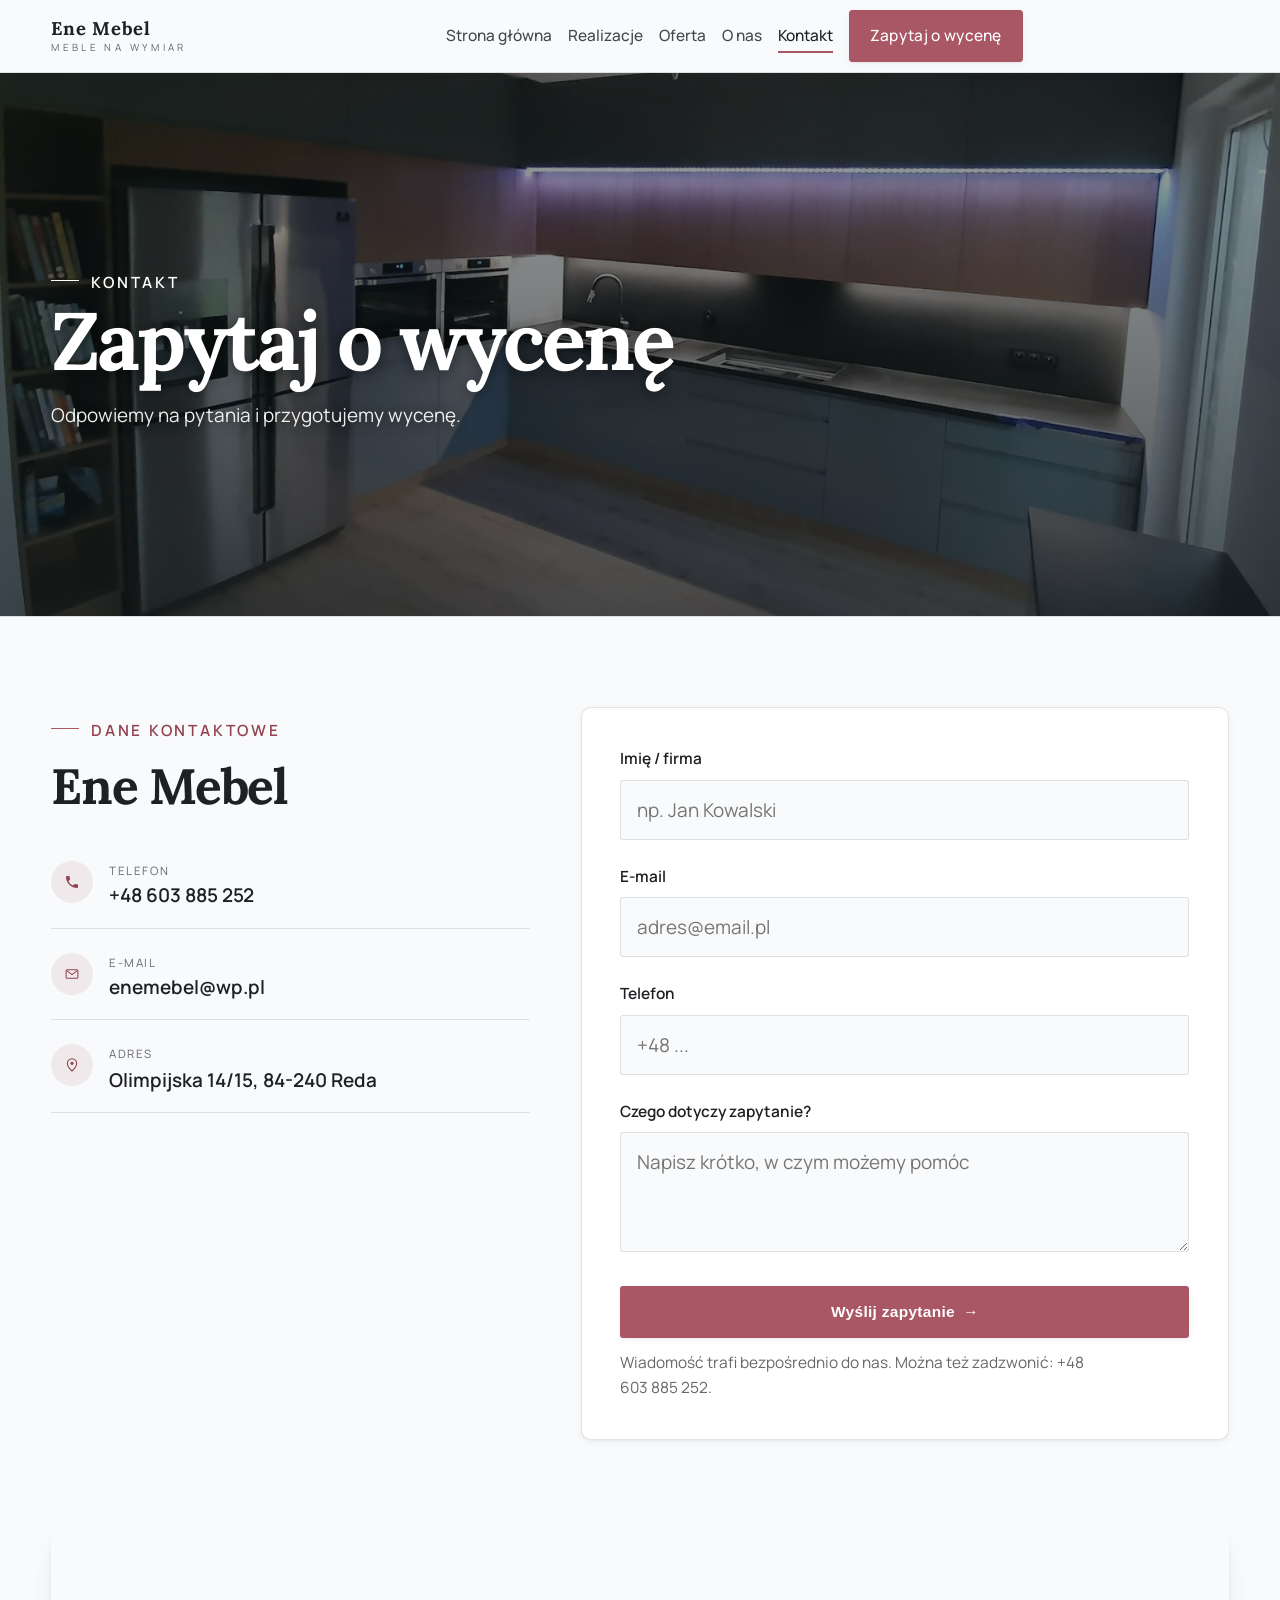
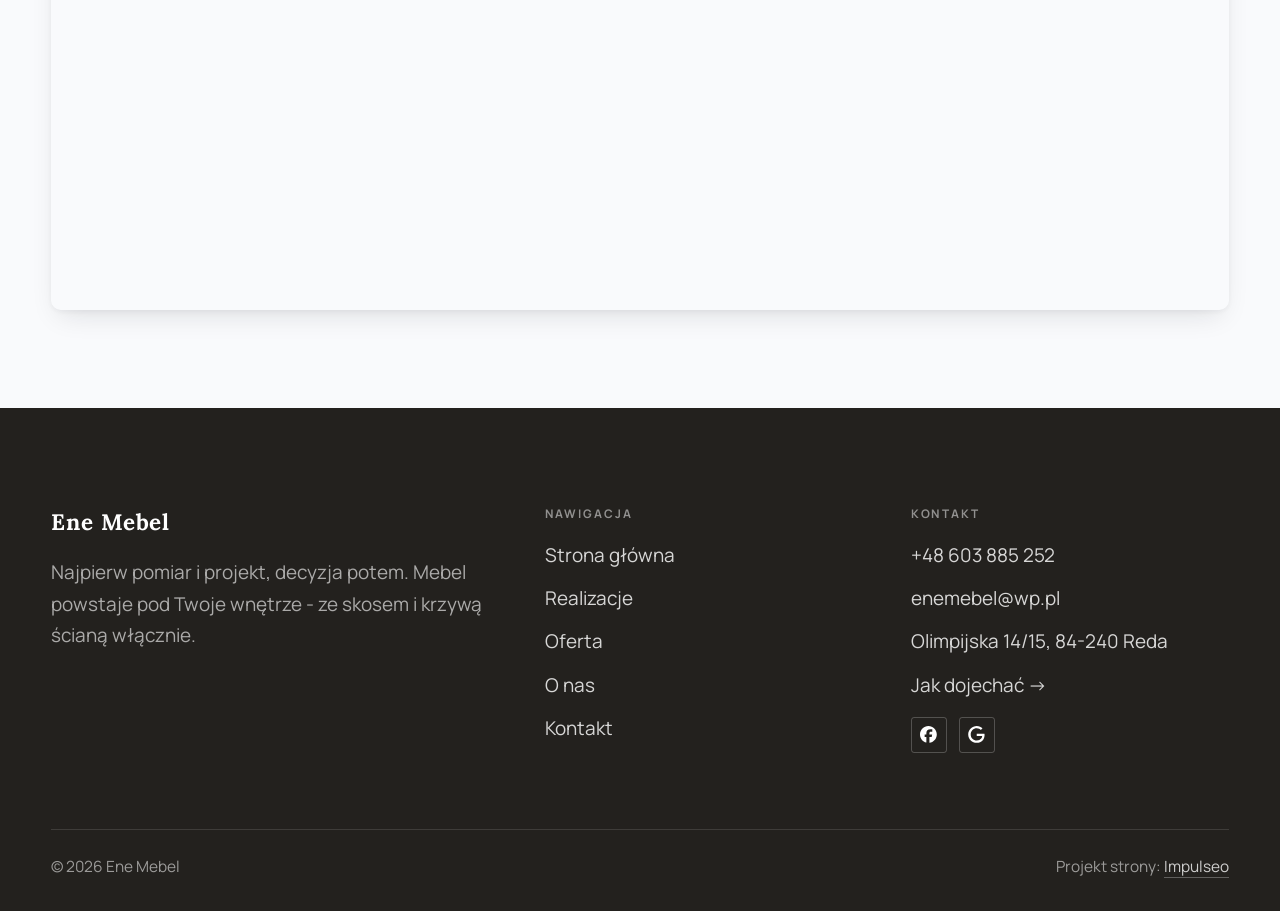
<file: kontakt.html>
<!DOCTYPE html>
<html lang="pl">
<head>
<meta charset="UTF-8">
<meta name="viewport" content="width=device-width, initial-scale=1.0">
<title>Kontakt - Ene Mebel</title>
<meta name="description" content="Kontakt Ene Mebel - Olimpijska 14/15, 84-240 Reda">
<link rel="canonical" href="https://kris20032.github.io/ene-mebel/kontakt.html">
<meta name="robots" content="noindex, nofollow">
<meta property="og:type" content="website">
<meta property="og:locale" content="pl_PL">
<meta property="og:site_name" content="Ene Mebel">
<meta property="og:title" content="Kontakt - Ene Mebel">
<meta property="og:description" content="Kontakt Ene Mebel - Olimpijska 14/15, 84-240 Reda">
<meta property="og:url" content="https://kris20032.github.io/ene-mebel/kontakt.html">
<meta property="og:image" content="https://kris20032.github.io/ene-mebel/img/og.jpg">
<meta property="og:image:width" content="1200">
<meta property="og:image:height" content="630">
<meta name="twitter:card" content="summary_large_image">
<link rel="preconnect" href="https://fonts.googleapis.com">
<link rel="preconnect" href="https://fonts.gstatic.com" crossorigin>
<link href="https://fonts.googleapis.com/css2?family=Lora:wght@500;600;700&family=Manrope:wght@400;500;600&display=swap" rel="stylesheet">
<link rel="stylesheet" href="assets/styles.css?v=31c9390e">
</head>
<body>

<header class="nav">
  <div class="wrap nav-inner">
    <a class="brand" href="index.html"><span class="name">Ene Mebel</span><span class="sub">Meble na wymiar</span></a>
    <nav class="nav-links">
      <a href="index.html">Strona główna</a>
      <a href="realizacje.html">Realizacje</a>
      <a href="oferta.html">Oferta</a>
      <a href="o-nas.html">O nas</a>
      <a href="kontakt.html" class="active" aria-current="page">Kontakt</a>
      <a href="kontakt.html" class="btn btn-accent">Zapytaj o wycenę</a>
    </nav>
    <button class="nav-toggle" aria-label="Menu"><span></span><span></span><span></span></button>
  </div>
</header>

<main>
<section class="pagehead">
  <img src="img/g4.jpg" alt="Ene Mebel - Zapytaj o wycenę" width="1556" height="1072" decoding="async">
  <div class="wrap">
    <span class="eyebrow">Kontakt</span>
    <h1>Zapytaj o wycenę</h1>
    <p>Odpowiemy na pytania i przygotujemy wycenę.</p>
  </div>
</section>
<section>
  <div class="wrap contact-grid">
    <div class="reveal">
      <span class="eyebrow">Dane kontaktowe</span>
      <h2 style="margin:var(--space-4) 0 var(--space-6)">Ene Mebel</h2>
      <div class="info-list">
        <div class="info-row"><div class="ic"><svg class="ico-tel" width="16" height="16" viewBox="0 0 24 24" fill="none" aria-hidden="true"><path d="M6.6 10.8a15.5 15.5 0 0 0 6.6 6.6l2.2-2.2a1 1 0 0 1 1-.24 11.4 11.4 0 0 0 3.6.58 1 1 0 0 1 1 1V20a1 1 0 0 1-1 1A17 17 0 0 1 3 4a1 1 0 0 1 1-1h3.5a1 1 0 0 1 1 1c0 1.25.2 2.46.58 3.6a1 1 0 0 1-.25 1l-2.23 2.2Z" fill="currentColor"/></svg></div><div><div class="lbl">Telefon</div><a class="val" href="tel:+48603885252">+48 603 885 252</a></div></div>
        <div class="info-row"><div class="ic"><svg class="ico-mail" width="16" height="16" viewBox="0 0 24 24" fill="none" aria-hidden="true"><rect x="3.2" y="5.5" width="17.6" height="13" rx="1.6" stroke="currentColor" stroke-width="1.6"/><path d="M4 7l8 6 8-6" stroke="currentColor" stroke-width="1.6" stroke-linecap="round" stroke-linejoin="round"/></svg></div><div><div class="lbl">E-mail</div><a class="val" href="mailto:enemebel@wp.pl">enemebel@wp.pl</a></div></div>
        <div class="info-row"><div class="ic"><svg class="ico-pin" width="16" height="16" viewBox="0 0 24 24" fill="none" aria-hidden="true"><path d="M12 21s7-6.1 7-11.5A7 7 0 0 0 5 9.5C5 14.9 12 21 12 21Z" stroke="currentColor" stroke-width="1.6" fill="none"/><circle cx="12" cy="9.5" r="2.4" fill="currentColor"/></svg></div><div><div class="lbl">Adres</div><div class="val">Olimpijska 14/15, 84-240 Reda</div></div></div>
      </div>
    </div>
    <div class="reveal">
      <form class="form" action="https://formsubmit.co/enemebel@wp.pl" method="POST">
        <input type="hidden" name="_subject" value="Zapytanie ze strony Ene Mebel">
        <input type="hidden" name="_captcha" value="false">
        <input type="hidden" name="_template" value="table">
        <div class="fld"><label for="name">Imię / firma</label><input id="name" name="name" type="text" placeholder="np. Jan Kowalski" required></div>
        <div class="fld"><label for="email">E-mail</label><input id="email" name="email" type="email" placeholder="adres@email.pl" required></div>
        <div class="fld"><label for="phone">Telefon</label><input id="phone" name="phone" type="tel" placeholder="+48 ..."></div>
        <div class="fld"><label for="msg">Czego dotyczy zapytanie?</label><textarea id="msg" name="message" placeholder="Napisz krótko, w czym możemy pomóc" required></textarea></div>
        <button type="submit" class="btn btn-accent" style="width:100%;justify-content:center">Wyślij zapytanie <span class="arr">→</span></button>
        <p class="note">Wiadomość trafi bezpośrednio do nas. Można też zadzwonić: +48 603 885 252.</p>
      </form>
    </div>
  </div>
</section>
<section style="padding-top:0">
  <div class="wrap reveal">
    <iframe class="map" title="Ene Mebel - Reda" src="https://maps.google.com/maps?q=54.60924%2C18.3630157&z=15&output=embed" loading="lazy" referrerpolicy="no-referrer-when-downgrade"></iframe>
  </div>
</section>
</main>

<footer>
  <div class="wrap">
    <div class="foot-grid">
      <div class="foot-brand">
        <div class="name">Ene Mebel</div>
        <p>Najpierw pomiar i projekt, decyzja potem. Mebel powstaje pod Twoje wnętrze - ze skosem i krzywą ścianą włącznie.</p>
      </div>
      <div class="foot-col">
        <h4>Nawigacja</h4>
        <a href="index.html">Strona główna</a>
        <a href="realizacje.html">Realizacje</a>
        <a href="oferta.html">Oferta</a>
        <a href="o-nas.html">O nas</a>
        <a href="kontakt.html">Kontakt</a>
      </div>
      <div class="foot-col">
        <h4>Kontakt</h4>
        <a href="tel:+48603885252">+48 603 885 252</a>
        <a href="mailto:enemebel@wp.pl">enemebel@wp.pl</a>
        <p>Olimpijska 14/15, 84-240 Reda</p>
        <a href="https://www.google.com/maps?cid=17151202691045481260" target="_blank" rel="noopener">Jak dojechać →</a>
      <div class="foot-soc">
        <a class="soc" href="https://www.facebook.com/enemebel/" target="_blank" rel="noopener" aria-label="Facebook - Ene Mebel"><svg viewBox="0 0 24 24" aria-hidden="true" focusable="false"><path d="M9.101 23.691v-7.98H6.627v-3.667h2.474v-1.58c0-4.085 1.848-5.978 5.858-5.978.401 0 .955.042 1.468.103a8.68 8.68 0 0 1 1.141.195v3.325a8.623 8.623 0 0 0-.653-.036 26.805 26.805 0 0 0-.733-.009c-.707 0-1.259.096-1.675.309a1.686 1.686 0 0 0-.679.622c-.258.42-.374.995-.374 1.752v1.297h3.919l-.386 2.103-.287 1.564h-3.246v8.245C19.396 23.238 24 18.179 24 12.044c0-6.627-5.373-12-12-12s-12 5.373-12 12c0 5.628 3.874 10.35 9.101 11.647Z" fill="currentColor"/></svg></a>
        <a class="soc" href="https://www.google.com/maps?cid=17151202691045481260" target="_blank" rel="noopener" aria-label="Google - Ene Mebel"><svg viewBox="0 0 24 24" aria-hidden="true" focusable="false"><path d="M12.48 10.92v3.28h7.84c-.24 1.84-.853 3.187-1.787 4.133-1.147 1.147-2.933 2.4-6.053 2.4-4.827 0-8.6-3.893-8.6-8.72s3.773-8.72 8.6-8.72c2.6 0 4.507 1.027 5.907 2.347l2.307-2.307C18.747 1.44 16.133 0 12.48 0 5.867 0 .307 5.387.307 12s5.56 12 12.173 12c3.573 0 6.267-1.173 8.373-3.36 2.16-2.16 2.84-5.213 2.84-7.667 0-.76-.053-1.467-.173-2.053H12.48z" fill="currentColor"/></svg></a>
      </div>
      </div>
    </div>
    <div class="foot-bot">
      <span>© 2026 Ene Mebel</span>
      <span>Projekt strony: <a class="foot-credit" href="https://impulseo.pl" target="_blank" rel="noopener">Impulseo</a></span>
    </div>
  </div>
</footer>
<div class="sticky-reserve"><a class="sr-book" href="kontakt.html">Zapytaj o wycenę</a><a class="sr-call" href="tel:+48603885252" aria-label="Zadzwoń"><svg class="ico-tel" width="16" height="16" viewBox="0 0 24 24" fill="none" aria-hidden="true"><path d="M6.6 10.8a15.5 15.5 0 0 0 6.6 6.6l2.2-2.2a1 1 0 0 1 1-.24 11.4 11.4 0 0 0 3.6.58 1 1 0 0 1 1 1V20a1 1 0 0 1-1 1A17 17 0 0 1 3 4a1 1 0 0 1 1-1h3.5a1 1 0 0 1 1 1c0 1.25.2 2.46.58 3.6a1 1 0 0 1-.25 1l-2.23 2.2Z" fill="currentColor"/></svg></a></div>
<div class="demo-wazne" data-do="2026-10-04" data-cykl="3" hidden><svg class="dw-ico" width="13" height="13" viewBox="0 0 24 24" fill="none" aria-hidden="true"><circle cx="12" cy="12" r="8.6" stroke="currentColor" stroke-width="1.8"/><path d="M12 7.2V12l3.3 2" stroke="currentColor" stroke-width="1.8" stroke-linecap="round"/></svg><span class="dw-txt"></span></div>

<script src="assets/main.js?v=23c2a1c6"></script>
</body>
</html>
</file>
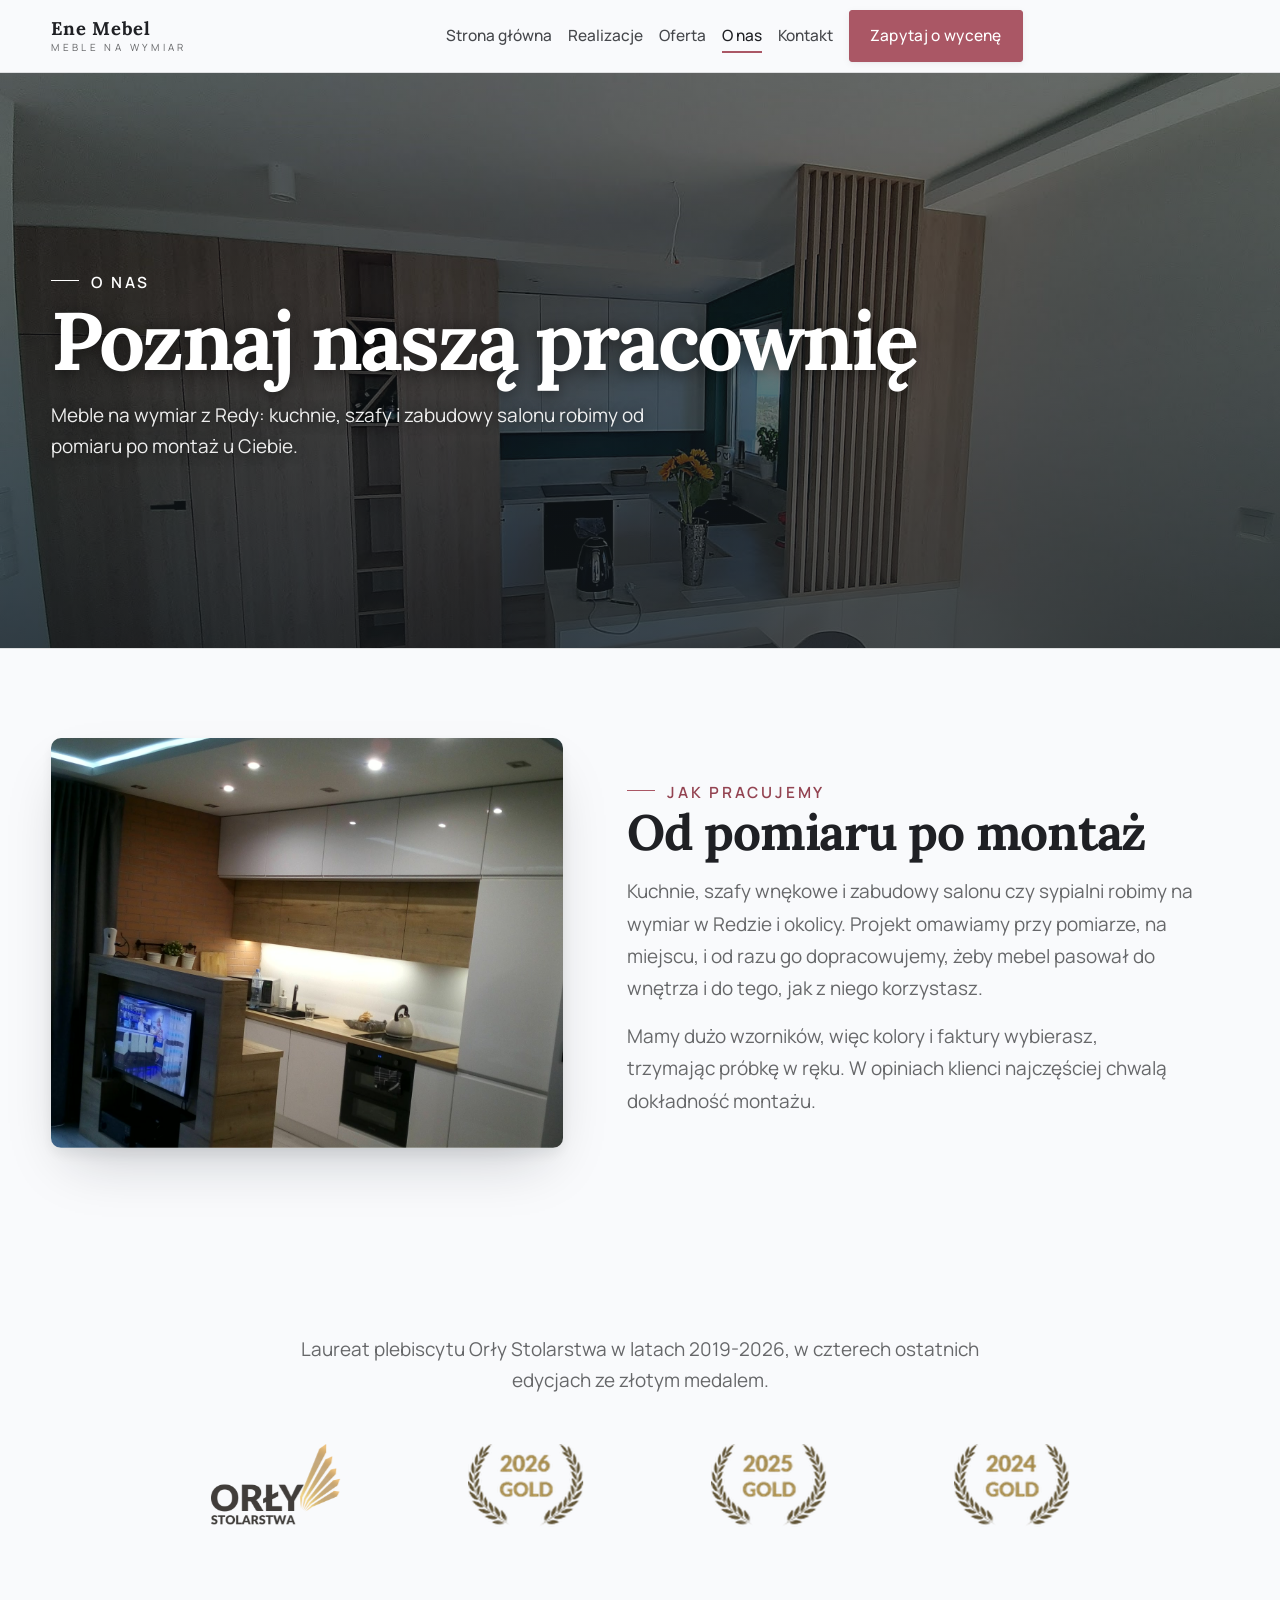
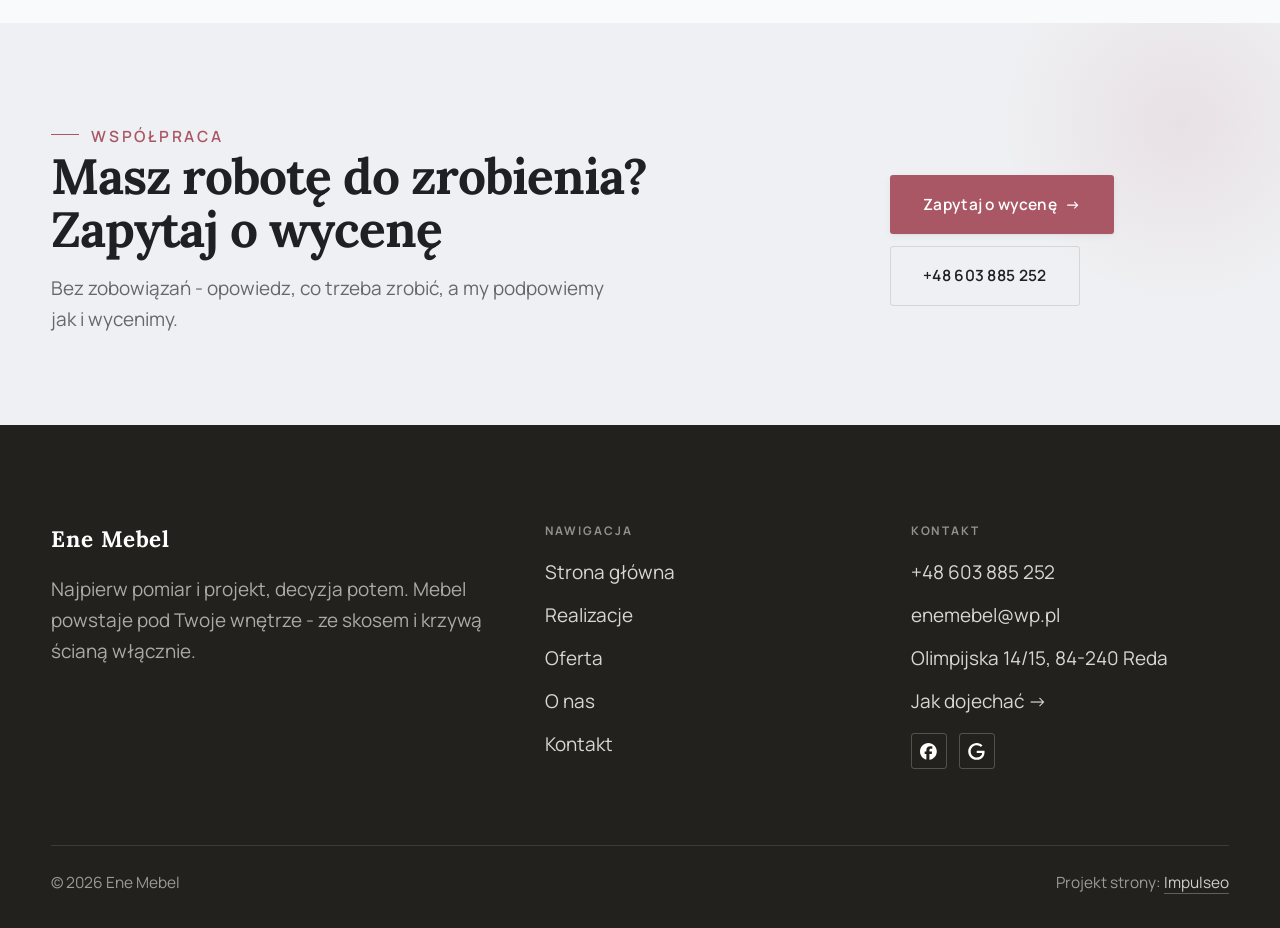
<file: o-nas.html>
<!DOCTYPE html>
<html lang="pl">
<head>
<meta charset="UTF-8">
<meta name="viewport" content="width=device-width, initial-scale=1.0">
<title>O nas - Ene Mebel</title>
<meta name="description" content="Meble na wymiar w Redzie: kuchnie, szafy i zabudowy pod Twoje wnętrze. Pomiar, projekt i montaż w jednych rękach. Zadzwoń: +48 603 885 252.">
<link rel="canonical" href="https://kris20032.github.io/ene-mebel/o-nas.html">
<meta name="robots" content="noindex, nofollow">
<meta property="og:type" content="website">
<meta property="og:locale" content="pl_PL">
<meta property="og:site_name" content="Ene Mebel">
<meta property="og:title" content="O nas - Ene Mebel">
<meta property="og:description" content="Meble na wymiar w Redzie: kuchnie, szafy i zabudowy pod Twoje wnętrze. Pomiar, projekt i montaż w jednych rękach. Zadzwoń: +48 603 885 252.">
<meta property="og:url" content="https://kris20032.github.io/ene-mebel/o-nas.html">
<meta property="og:image" content="https://kris20032.github.io/ene-mebel/img/og.jpg">
<meta property="og:image:width" content="1200">
<meta property="og:image:height" content="630">
<meta name="twitter:card" content="summary_large_image">
<link rel="preconnect" href="https://fonts.googleapis.com">
<link rel="preconnect" href="https://fonts.gstatic.com" crossorigin>
<link href="https://fonts.googleapis.com/css2?family=Lora:wght@500;600;700&family=Manrope:wght@400;500;600&display=swap" rel="stylesheet">
<link rel="stylesheet" href="assets/styles.css?v=31c9390e">
</head>
<body>

<header class="nav">
  <div class="wrap nav-inner">
    <a class="brand" href="index.html"><span class="name">Ene Mebel</span><span class="sub">Meble na wymiar</span></a>
    <nav class="nav-links">
      <a href="index.html">Strona główna</a>
      <a href="realizacje.html">Realizacje</a>
      <a href="oferta.html">Oferta</a>
      <a href="o-nas.html" class="active" aria-current="page">O nas</a>
      <a href="kontakt.html">Kontakt</a>
      <a href="kontakt.html" class="btn btn-accent">Zapytaj o wycenę</a>
    </nav>
    <button class="nav-toggle" aria-label="Menu"><span></span><span></span><span></span></button>
  </div>
</header>

<main>
<section class="pagehead">
  <img src="img/g6.jpg" alt="Ene Mebel - Poznaj naszą pracownię" width="1600" height="998" decoding="async">
  <div class="wrap">
    <span class="eyebrow">O nas</span>
    <h1>Poznaj naszą pracownię</h1>
    <p>Meble na wymiar z Redy: kuchnie, szafy i zabudowy salonu robimy od pomiaru po montaż u Ciebie.</p>
  </div>
</section>
<section>
  <div class="wrap split">
    <div class="split-art reveal"><img src="img/g7.jpg" alt="Ene Mebel" loading="lazy" width="1464" height="1728" decoding="async"></div>
    <div class="split-copy reveal">
      <span class="eyebrow">Jak pracujemy</span>
      <h2>Od pomiaru po montaż</h2>
      <p class="muted">Kuchnie, szafy wnękowe i zabudowy salonu czy sypialni robimy na wymiar w Redzie i okolicy. Projekt omawiamy przy pomiarze, na miejscu, i od razu go dopracowujemy, żeby mebel pasował do wnętrza i do tego, jak z niego korzystasz.</p>
      <p class="muted">Mamy dużo wzorników, więc kolory i faktury wybierasz, trzymając próbkę w ręku. W opiniach klienci najczęściej chwalą dokładność montażu.</p>
    </div>
  </div>
</section>


<section class="odznaki">
  <div class="wrap">
    <p class="muted reveal" style="text-align:center;max-width:44rem;margin:0 auto var(--space-7)">Laureat plebiscytu Orły Stolarstwa w latach 2019-2026, w czterech ostatnich edycjach ze złotym medalem.</p>
    <ul class="odz-row">
      <li class="odz reveal"><img src="img/odznaka-orly-stolarstwa.png" alt="Orły Stolarstwa - laureat plebiscytu 2019-2026" loading="lazy" decoding="async" width="194" height="125"></li>
      <li class="odz reveal"><img src="img/odznaka-orly-2026-zloto.png" alt="Orły Stolarstwa 2026 - złoty medal" loading="lazy" decoding="async" width="166" height="120"></li>
      <li class="odz reveal"><img src="img/odznaka-orly-2025-zloto.png" alt="Orły Stolarstwa 2025 - złoty medal" loading="lazy" decoding="async" width="166" height="120"></li>
      <li class="odz reveal"><img src="img/odznaka-orly-2024-zloto.png" alt="Orły Stolarstwa 2024 - złoty medal" loading="lazy" decoding="async" width="166" height="120"></li>
    </ul>
  </div>
</section>
<section class="cta">
  <div class="wrap">
    <div class="reveal">
      <span class="eyebrow">Współpraca</span>
      <h2>Masz robotę do zrobienia? Zapytaj o wycenę</h2>
      <p>Bez zobowiązań - opowiedz, co trzeba zrobić, a my podpowiemy jak i wycenimy.</p>
    </div>
    <div class="cta-actions reveal">
      <a href="kontakt.html" class="btn btn-light">Zapytaj o wycenę <span class="arr">→</span></a>
      <a href="tel:+48603885252" class="btn btn-ghost btn-ghost-cta">+48 603 885 252</a>
    </div>
  </div>
</section>
</main>

<footer>
  <div class="wrap">
    <div class="foot-grid">
      <div class="foot-brand">
        <div class="name">Ene Mebel</div>
        <p>Najpierw pomiar i projekt, decyzja potem. Mebel powstaje pod Twoje wnętrze - ze skosem i krzywą ścianą włącznie.</p>
      </div>
      <div class="foot-col">
        <h4>Nawigacja</h4>
        <a href="index.html">Strona główna</a>
        <a href="realizacje.html">Realizacje</a>
        <a href="oferta.html">Oferta</a>
        <a href="o-nas.html">O nas</a>
        <a href="kontakt.html">Kontakt</a>
      </div>
      <div class="foot-col">
        <h4>Kontakt</h4>
        <a href="tel:+48603885252">+48 603 885 252</a>
        <a href="mailto:enemebel@wp.pl">enemebel@wp.pl</a>
        <p>Olimpijska 14/15, 84-240 Reda</p>
        <a href="https://www.google.com/maps?cid=17151202691045481260" target="_blank" rel="noopener">Jak dojechać →</a>
      <div class="foot-soc">
        <a class="soc" href="https://www.facebook.com/enemebel/" target="_blank" rel="noopener" aria-label="Facebook - Ene Mebel"><svg viewBox="0 0 24 24" aria-hidden="true" focusable="false"><path d="M9.101 23.691v-7.98H6.627v-3.667h2.474v-1.58c0-4.085 1.848-5.978 5.858-5.978.401 0 .955.042 1.468.103a8.68 8.68 0 0 1 1.141.195v3.325a8.623 8.623 0 0 0-.653-.036 26.805 26.805 0 0 0-.733-.009c-.707 0-1.259.096-1.675.309a1.686 1.686 0 0 0-.679.622c-.258.42-.374.995-.374 1.752v1.297h3.919l-.386 2.103-.287 1.564h-3.246v8.245C19.396 23.238 24 18.179 24 12.044c0-6.627-5.373-12-12-12s-12 5.373-12 12c0 5.628 3.874 10.35 9.101 11.647Z" fill="currentColor"/></svg></a>
        <a class="soc" href="https://www.google.com/maps?cid=17151202691045481260" target="_blank" rel="noopener" aria-label="Google - Ene Mebel"><svg viewBox="0 0 24 24" aria-hidden="true" focusable="false"><path d="M12.48 10.92v3.28h7.84c-.24 1.84-.853 3.187-1.787 4.133-1.147 1.147-2.933 2.4-6.053 2.4-4.827 0-8.6-3.893-8.6-8.72s3.773-8.72 8.6-8.72c2.6 0 4.507 1.027 5.907 2.347l2.307-2.307C18.747 1.44 16.133 0 12.48 0 5.867 0 .307 5.387.307 12s5.56 12 12.173 12c3.573 0 6.267-1.173 8.373-3.36 2.16-2.16 2.84-5.213 2.84-7.667 0-.76-.053-1.467-.173-2.053H12.48z" fill="currentColor"/></svg></a>
      </div>
      </div>
    </div>
    <div class="foot-bot">
      <span>© 2026 Ene Mebel</span>
      <span>Projekt strony: <a class="foot-credit" href="https://impulseo.pl" target="_blank" rel="noopener">Impulseo</a></span>
    </div>
  </div>
</footer>
<div class="sticky-reserve"><a class="sr-book" href="kontakt.html">Zapytaj o wycenę</a><a class="sr-call" href="tel:+48603885252" aria-label="Zadzwoń"><svg class="ico-tel" width="16" height="16" viewBox="0 0 24 24" fill="none" aria-hidden="true"><path d="M6.6 10.8a15.5 15.5 0 0 0 6.6 6.6l2.2-2.2a1 1 0 0 1 1-.24 11.4 11.4 0 0 0 3.6.58 1 1 0 0 1 1 1V20a1 1 0 0 1-1 1A17 17 0 0 1 3 4a1 1 0 0 1 1-1h3.5a1 1 0 0 1 1 1c0 1.25.2 2.46.58 3.6a1 1 0 0 1-.25 1l-2.23 2.2Z" fill="currentColor"/></svg></a></div>
<div class="demo-wazne" data-do="2026-10-04" data-cykl="3" hidden><svg class="dw-ico" width="13" height="13" viewBox="0 0 24 24" fill="none" aria-hidden="true"><circle cx="12" cy="12" r="8.6" stroke="currentColor" stroke-width="1.8"/><path d="M12 7.2V12l3.3 2" stroke="currentColor" stroke-width="1.8" stroke-linecap="round"/></svg><span class="dw-txt"></span></div>

<script src="assets/main.js?v=23c2a1c6"></script>
</body>
</html>
</file>
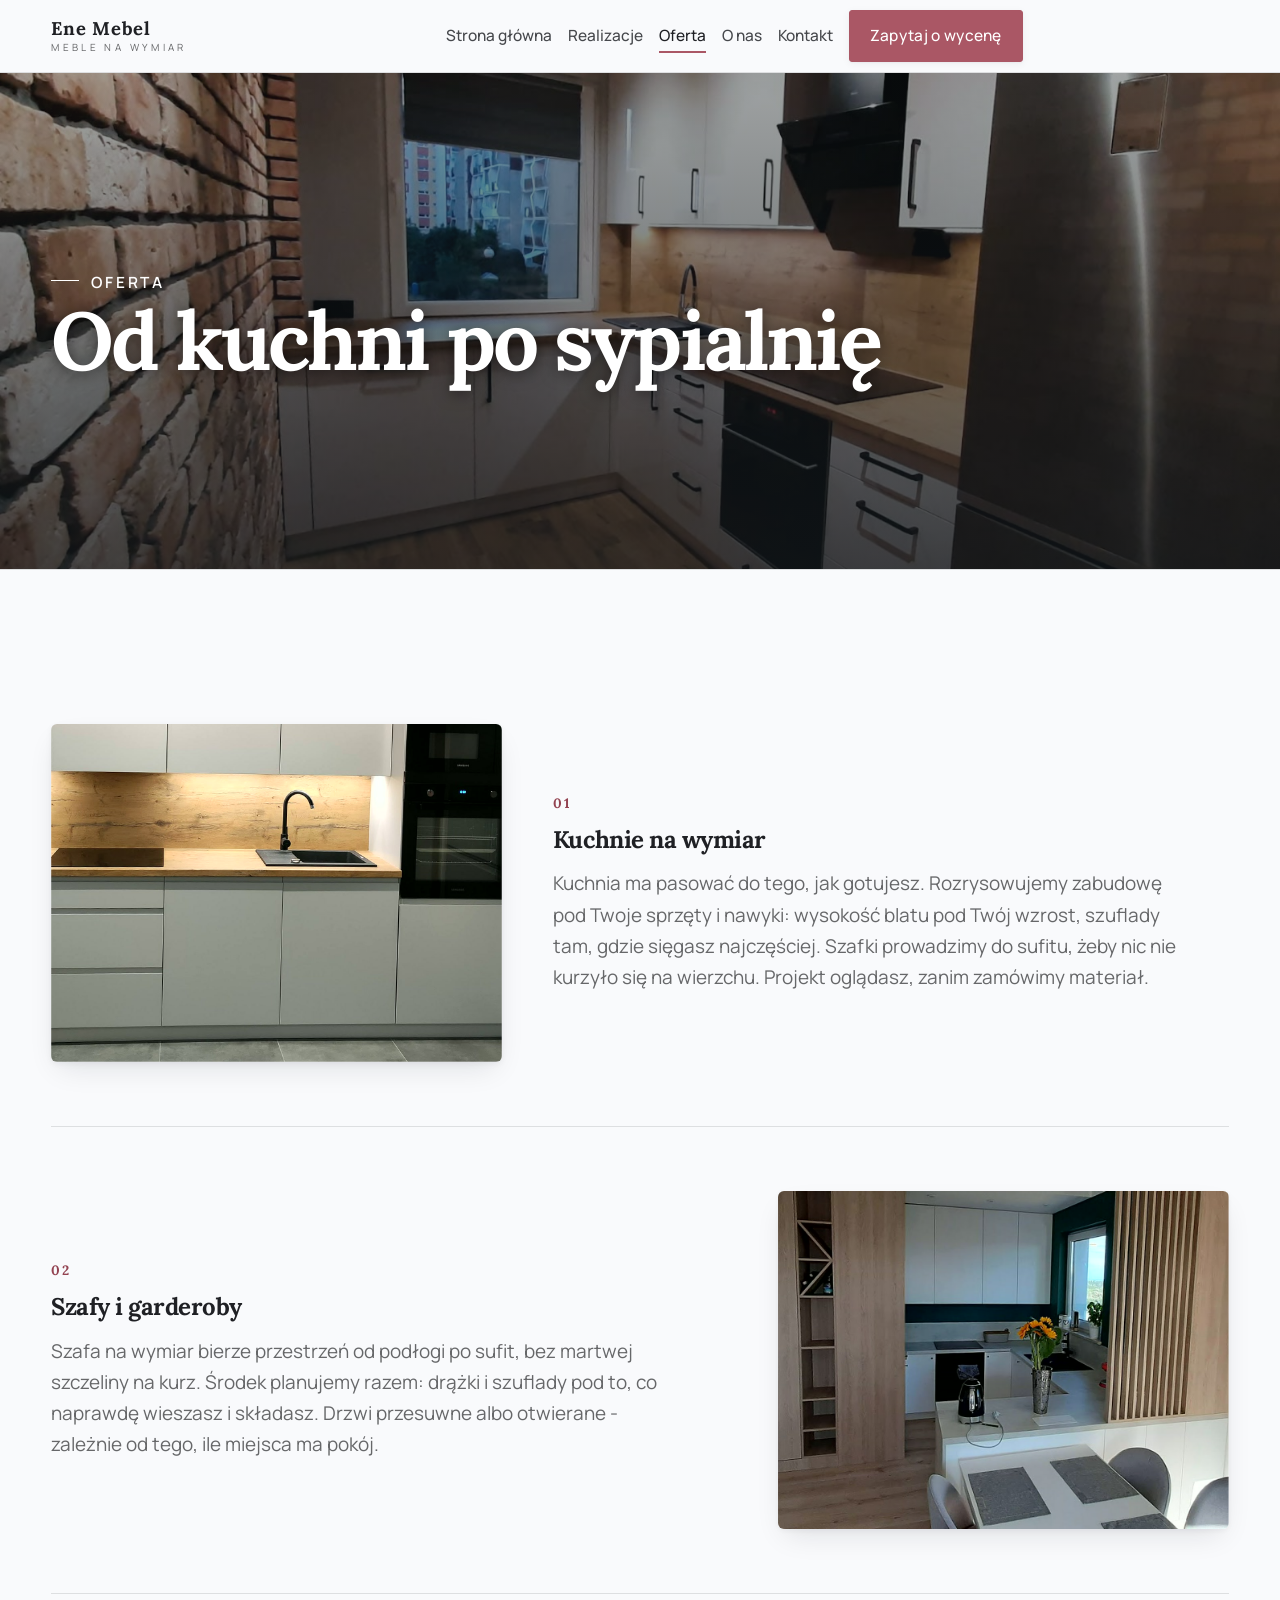
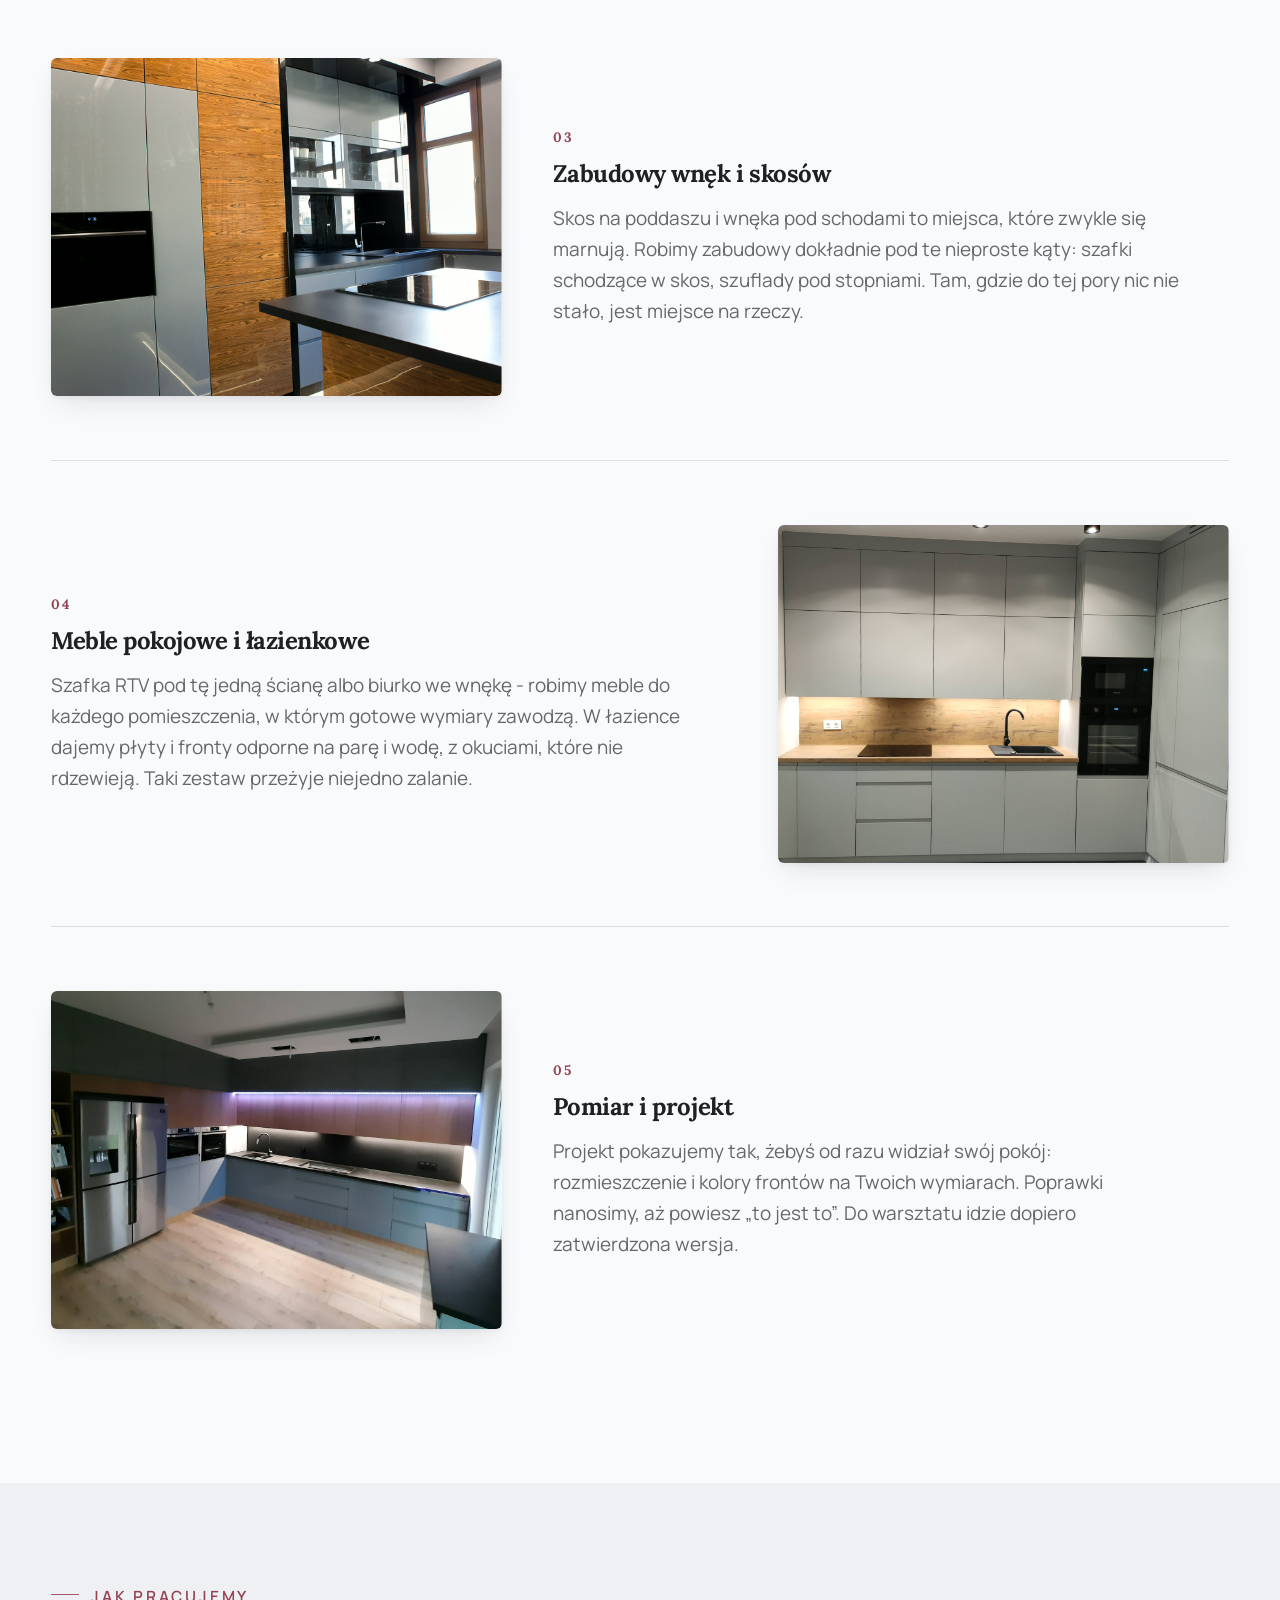
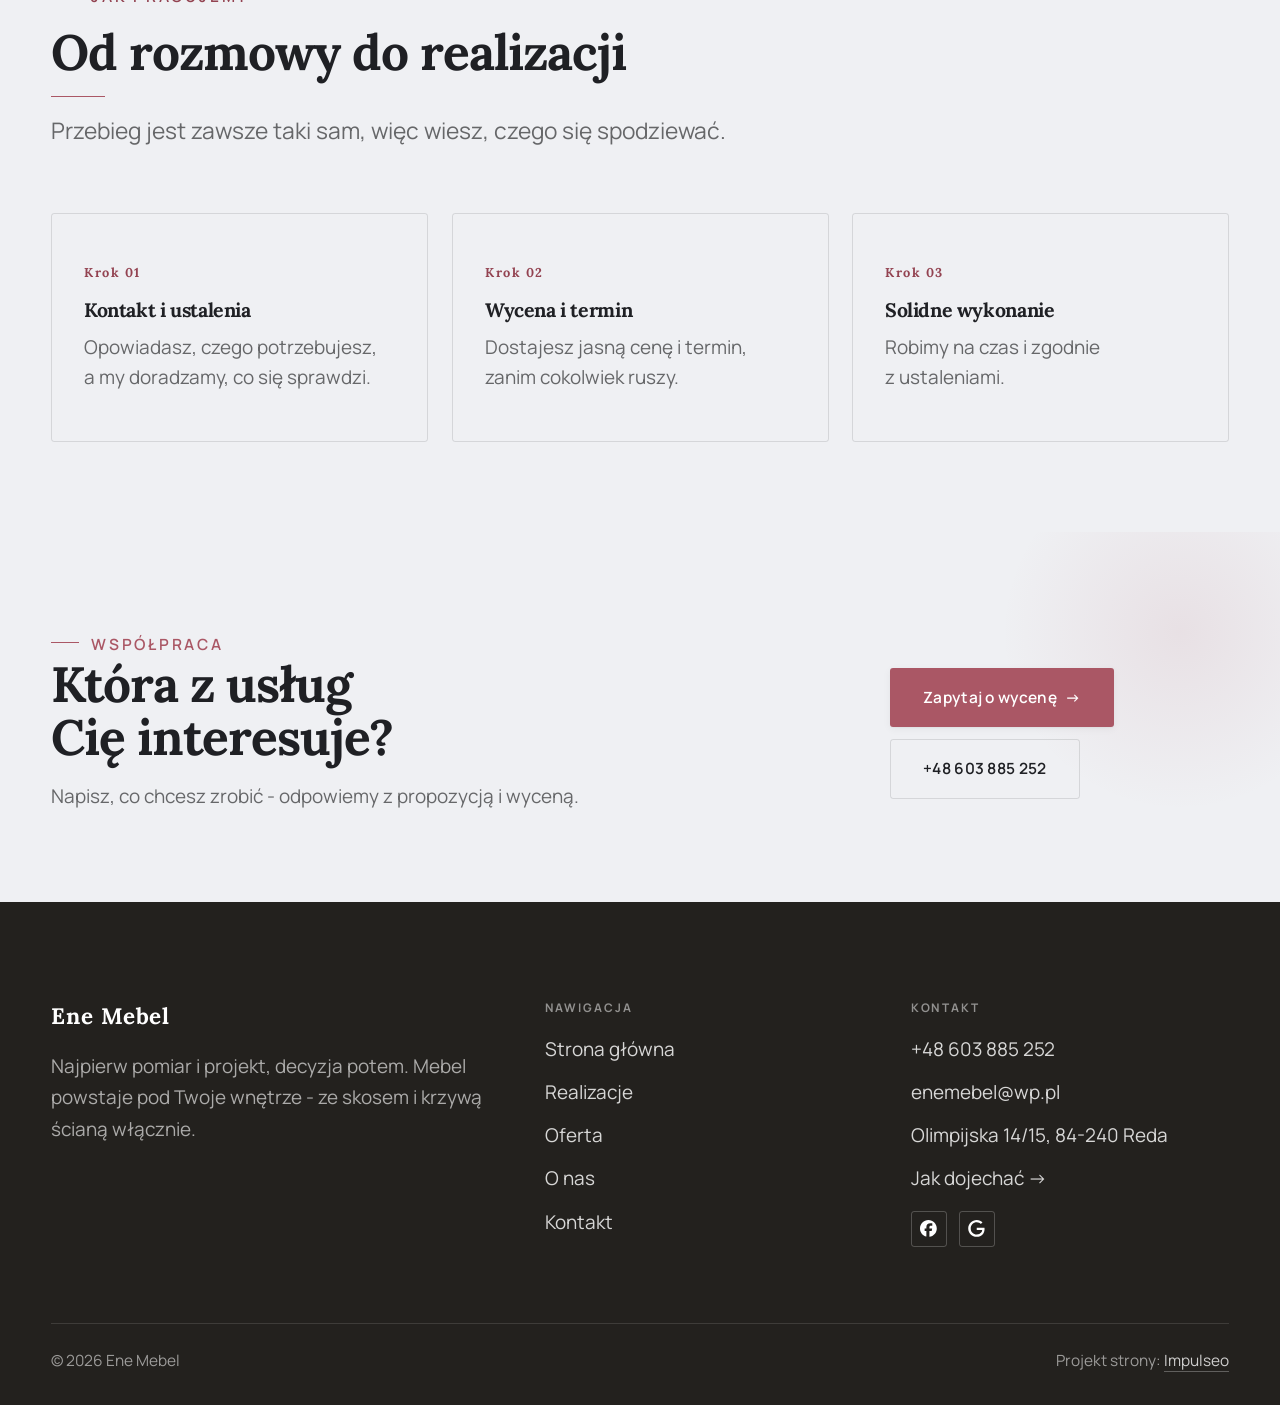
<file: oferta.html>
<!DOCTYPE html>
<html lang="pl">
<head>
<meta charset="UTF-8">
<meta name="viewport" content="width=device-width, initial-scale=1.0">
<title>Oferta - Ene Mebel</title>
<meta name="description" content="Meble na wymiar w Redzie: kuchnie, szafy i zabudowy pod Twoje wnętrze. Pomiar, projekt i montaż w jednych rękach. Zadzwoń: +48 603 885 252.">
<link rel="canonical" href="https://kris20032.github.io/ene-mebel/oferta.html">
<meta name="robots" content="noindex, nofollow">
<meta property="og:type" content="website">
<meta property="og:locale" content="pl_PL">
<meta property="og:site_name" content="Ene Mebel">
<meta property="og:title" content="Oferta - Ene Mebel">
<meta property="og:description" content="Meble na wymiar w Redzie: kuchnie, szafy i zabudowy pod Twoje wnętrze. Pomiar, projekt i montaż w jednych rękach. Zadzwoń: +48 603 885 252.">
<meta property="og:url" content="https://kris20032.github.io/ene-mebel/oferta.html">
<meta property="og:image" content="https://kris20032.github.io/ene-mebel/img/og.jpg">
<meta property="og:image:width" content="1200">
<meta property="og:image:height" content="630">
<meta name="twitter:card" content="summary_large_image">
<link rel="preconnect" href="https://fonts.googleapis.com">
<link rel="preconnect" href="https://fonts.gstatic.com" crossorigin>
<link href="https://fonts.googleapis.com/css2?family=Lora:wght@500;600;700&family=Manrope:wght@400;500;600&display=swap" rel="stylesheet">
<link rel="stylesheet" href="assets/styles.css?v=31c9390e">
</head>
<body>

<header class="nav">
  <div class="wrap nav-inner">
    <a class="brand" href="index.html"><span class="name">Ene Mebel</span><span class="sub">Meble na wymiar</span></a>
    <nav class="nav-links">
      <a href="index.html">Strona główna</a>
      <a href="realizacje.html">Realizacje</a>
      <a href="oferta.html" class="active" aria-current="page">Oferta</a>
      <a href="o-nas.html">O nas</a>
      <a href="kontakt.html">Kontakt</a>
      <a href="kontakt.html" class="btn btn-accent">Zapytaj o wycenę</a>
    </nav>
    <button class="nav-toggle" aria-label="Menu"><span></span><span></span><span></span></button>
  </div>
</header>

<main>
<section class="pagehead">
  <img src="img/g5.jpg" alt="Ene Mebel - Od kuchni po sypialnię" width="1562" height="1032" decoding="async">
  <div class="wrap">
    <span class="eyebrow">Oferta</span>
    <h1>Od kuchni po sypialnię</h1>
  </div>
</section>
<section>
  <div class="wrap">
    <div class="svc-row reveal">
      <div class="svc-row-art"><img src="img/g13.jpg" alt="Kuchnie na wymiar" loading="lazy" width="1346" height="1182" decoding="async"></div>
      <div>
        <span class="num">01</span>
        <h3>Kuchnie na wymiar</h3>
        <p class="muted">Kuchnia ma pasować do tego, jak gotujesz. Rozrysowujemy zabudowę pod Twoje sprzęty i nawyki: wysokość blatu pod Twój wzrost, szuflady tam, gdzie sięgasz najczęściej. Szafki prowadzimy do sufitu, żeby nic nie kurzyło się na wierzchu. Projekt oglądasz, zanim zamówimy materiał.</p>
      </div>
    </div>
    <div class="svc-row rev reveal">
      <div class="svc-row-art"><img src="img/g14.jpg" alt="Szafy i garderoby" loading="lazy" width="1366" height="840" decoding="async"></div>
      <div>
        <span class="num">02</span>
        <h3>Szafy i garderoby</h3>
        <p class="muted">Szafa na wymiar bierze przestrzeń od podłogi po sufit, bez martwej szczeliny na kurz. Środek planujemy razem: drążki i szuflady pod to, co naprawdę wieszasz i składasz. Drzwi przesuwne albo otwierane - zależnie od tego, ile miejsca ma pokój.</p>
      </div>
    </div>
    <div class="svc-row reveal">
      <div class="svc-row-art"><img src="img/g1.jpg" alt="Zabudowy wnęk i skosów" loading="lazy" width="1534" height="980" decoding="async"></div>
      <div>
        <span class="num">03</span>
        <h3>Zabudowy wnęk i skosów</h3>
        <p class="muted">Skos na poddaszu i wnęka pod schodami to miejsca, które zwykle się marnują. Robimy zabudowy dokładnie pod te nieproste kąty: szafki schodzące w skos, szuflady pod stopniami. Tam, gdzie do tej pory nic nie stało, jest miejsce na rzeczy.</p>
      </div>
    </div>
    <div class="svc-row rev reveal">
      <div class="svc-row-art"><img src="img/g2.jpg" alt="Meble pokojowe i łazienkowe" loading="lazy" width="1544" height="1362" decoding="async"></div>
      <div>
        <span class="num">04</span>
        <h3>Meble pokojowe i łazienkowe</h3>
        <p class="muted">Szafka RTV pod tę jedną ścianę albo biurko we wnękę - robimy meble do każdego pomieszczenia, w którym gotowe wymiary zawodzą. W łazience dajemy płyty i fronty odporne na parę i wodę, z okuciami, które nie rdzewieją. Taki zestaw przeżyje niejedno zalanie.</p>
      </div>
    </div>
    <div class="svc-row reveal">
      <div class="svc-row-art"><img src="img/g4.jpg" alt="Pomiar i projekt" loading="lazy" width="1556" height="1072" decoding="async"></div>
      <div>
        <span class="num">05</span>
        <h3>Pomiar i projekt</h3>
        <p class="muted">Projekt pokazujemy tak, żebyś od razu widział swój pokój: rozmieszczenie i kolory frontów na Twoich wymiarach. Poprawki nanosimy, aż powiesz „to jest to”. Do warsztatu idzie dopiero zatwierdzona wersja.</p>
      </div>
    </div>
  </div>
</section>
<section class="trust">
  <div class="wrap">
    <div class="head reveal">
      <span class="eyebrow">Jak pracujemy</span>
      <h2>Od rozmowy do realizacji</h2>
      <p>Przebieg jest zawsze taki sam, więc wiesz, czego się spodziewać.</p>
    </div>
    <div class="svc-grid">
      <div class="svc reveal"><div class="ic">Krok 01</div><h3>Kontakt i ustalenia</h3><p>Opowiadasz, czego potrzebujesz, a my doradzamy, co się sprawdzi.</p></div>
      <div class="svc reveal"><div class="ic">Krok 02</div><h3>Wycena i termin</h3><p>Dostajesz jasną cenę i termin, zanim cokolwiek ruszy.</p></div>
      <div class="svc reveal"><div class="ic">Krok 03</div><h3>Solidne wykonanie</h3><p>Robimy na czas i zgodnie z ustaleniami.</p></div>
    </div>
  </div>
</section>
<section class="cta">
  <div class="wrap">
    <div class="reveal">
      <span class="eyebrow">Współpraca</span>
      <h2>Która z usług Cię interesuje?</h2>
      <p>Napisz, co chcesz zrobić - odpowiemy z propozycją i wyceną.</p>
    </div>
    <div class="cta-actions reveal">
      <a href="kontakt.html" class="btn btn-light">Zapytaj o wycenę <span class="arr">→</span></a>
      <a href="tel:+48603885252" class="btn btn-ghost btn-ghost-cta">+48 603 885 252</a>
    </div>
  </div>
</section>
</main>

<footer>
  <div class="wrap">
    <div class="foot-grid">
      <div class="foot-brand">
        <div class="name">Ene Mebel</div>
        <p>Najpierw pomiar i projekt, decyzja potem. Mebel powstaje pod Twoje wnętrze - ze skosem i krzywą ścianą włącznie.</p>
      </div>
      <div class="foot-col">
        <h4>Nawigacja</h4>
        <a href="index.html">Strona główna</a>
        <a href="realizacje.html">Realizacje</a>
        <a href="oferta.html">Oferta</a>
        <a href="o-nas.html">O nas</a>
        <a href="kontakt.html">Kontakt</a>
      </div>
      <div class="foot-col">
        <h4>Kontakt</h4>
        <a href="tel:+48603885252">+48 603 885 252</a>
        <a href="mailto:enemebel@wp.pl">enemebel@wp.pl</a>
        <p>Olimpijska 14/15, 84-240 Reda</p>
        <a href="https://www.google.com/maps?cid=17151202691045481260" target="_blank" rel="noopener">Jak dojechać →</a>
      <div class="foot-soc">
        <a class="soc" href="https://www.facebook.com/enemebel/" target="_blank" rel="noopener" aria-label="Facebook - Ene Mebel"><svg viewBox="0 0 24 24" aria-hidden="true" focusable="false"><path d="M9.101 23.691v-7.98H6.627v-3.667h2.474v-1.58c0-4.085 1.848-5.978 5.858-5.978.401 0 .955.042 1.468.103a8.68 8.68 0 0 1 1.141.195v3.325a8.623 8.623 0 0 0-.653-.036 26.805 26.805 0 0 0-.733-.009c-.707 0-1.259.096-1.675.309a1.686 1.686 0 0 0-.679.622c-.258.42-.374.995-.374 1.752v1.297h3.919l-.386 2.103-.287 1.564h-3.246v8.245C19.396 23.238 24 18.179 24 12.044c0-6.627-5.373-12-12-12s-12 5.373-12 12c0 5.628 3.874 10.35 9.101 11.647Z" fill="currentColor"/></svg></a>
        <a class="soc" href="https://www.google.com/maps?cid=17151202691045481260" target="_blank" rel="noopener" aria-label="Google - Ene Mebel"><svg viewBox="0 0 24 24" aria-hidden="true" focusable="false"><path d="M12.48 10.92v3.28h7.84c-.24 1.84-.853 3.187-1.787 4.133-1.147 1.147-2.933 2.4-6.053 2.4-4.827 0-8.6-3.893-8.6-8.72s3.773-8.72 8.6-8.72c2.6 0 4.507 1.027 5.907 2.347l2.307-2.307C18.747 1.44 16.133 0 12.48 0 5.867 0 .307 5.387.307 12s5.56 12 12.173 12c3.573 0 6.267-1.173 8.373-3.36 2.16-2.16 2.84-5.213 2.84-7.667 0-.76-.053-1.467-.173-2.053H12.48z" fill="currentColor"/></svg></a>
      </div>
      </div>
    </div>
    <div class="foot-bot">
      <span>© 2026 Ene Mebel</span>
      <span>Projekt strony: <a class="foot-credit" href="https://impulseo.pl" target="_blank" rel="noopener">Impulseo</a></span>
    </div>
  </div>
</footer>
<div class="sticky-reserve"><a class="sr-book" href="kontakt.html">Zapytaj o wycenę</a><a class="sr-call" href="tel:+48603885252" aria-label="Zadzwoń"><svg class="ico-tel" width="16" height="16" viewBox="0 0 24 24" fill="none" aria-hidden="true"><path d="M6.6 10.8a15.5 15.5 0 0 0 6.6 6.6l2.2-2.2a1 1 0 0 1 1-.24 11.4 11.4 0 0 0 3.6.58 1 1 0 0 1 1 1V20a1 1 0 0 1-1 1A17 17 0 0 1 3 4a1 1 0 0 1 1-1h3.5a1 1 0 0 1 1 1c0 1.25.2 2.46.58 3.6a1 1 0 0 1-.25 1l-2.23 2.2Z" fill="currentColor"/></svg></a></div>
<div class="demo-wazne" data-do="2026-10-04" data-cykl="3" hidden><svg class="dw-ico" width="13" height="13" viewBox="0 0 24 24" fill="none" aria-hidden="true"><circle cx="12" cy="12" r="8.6" stroke="currentColor" stroke-width="1.8"/><path d="M12 7.2V12l3.3 2" stroke="currentColor" stroke-width="1.8" stroke-linecap="round"/></svg><span class="dw-txt"></span></div>

<script src="assets/main.js?v=23c2a1c6"></script>
</body>
</html>
</file>
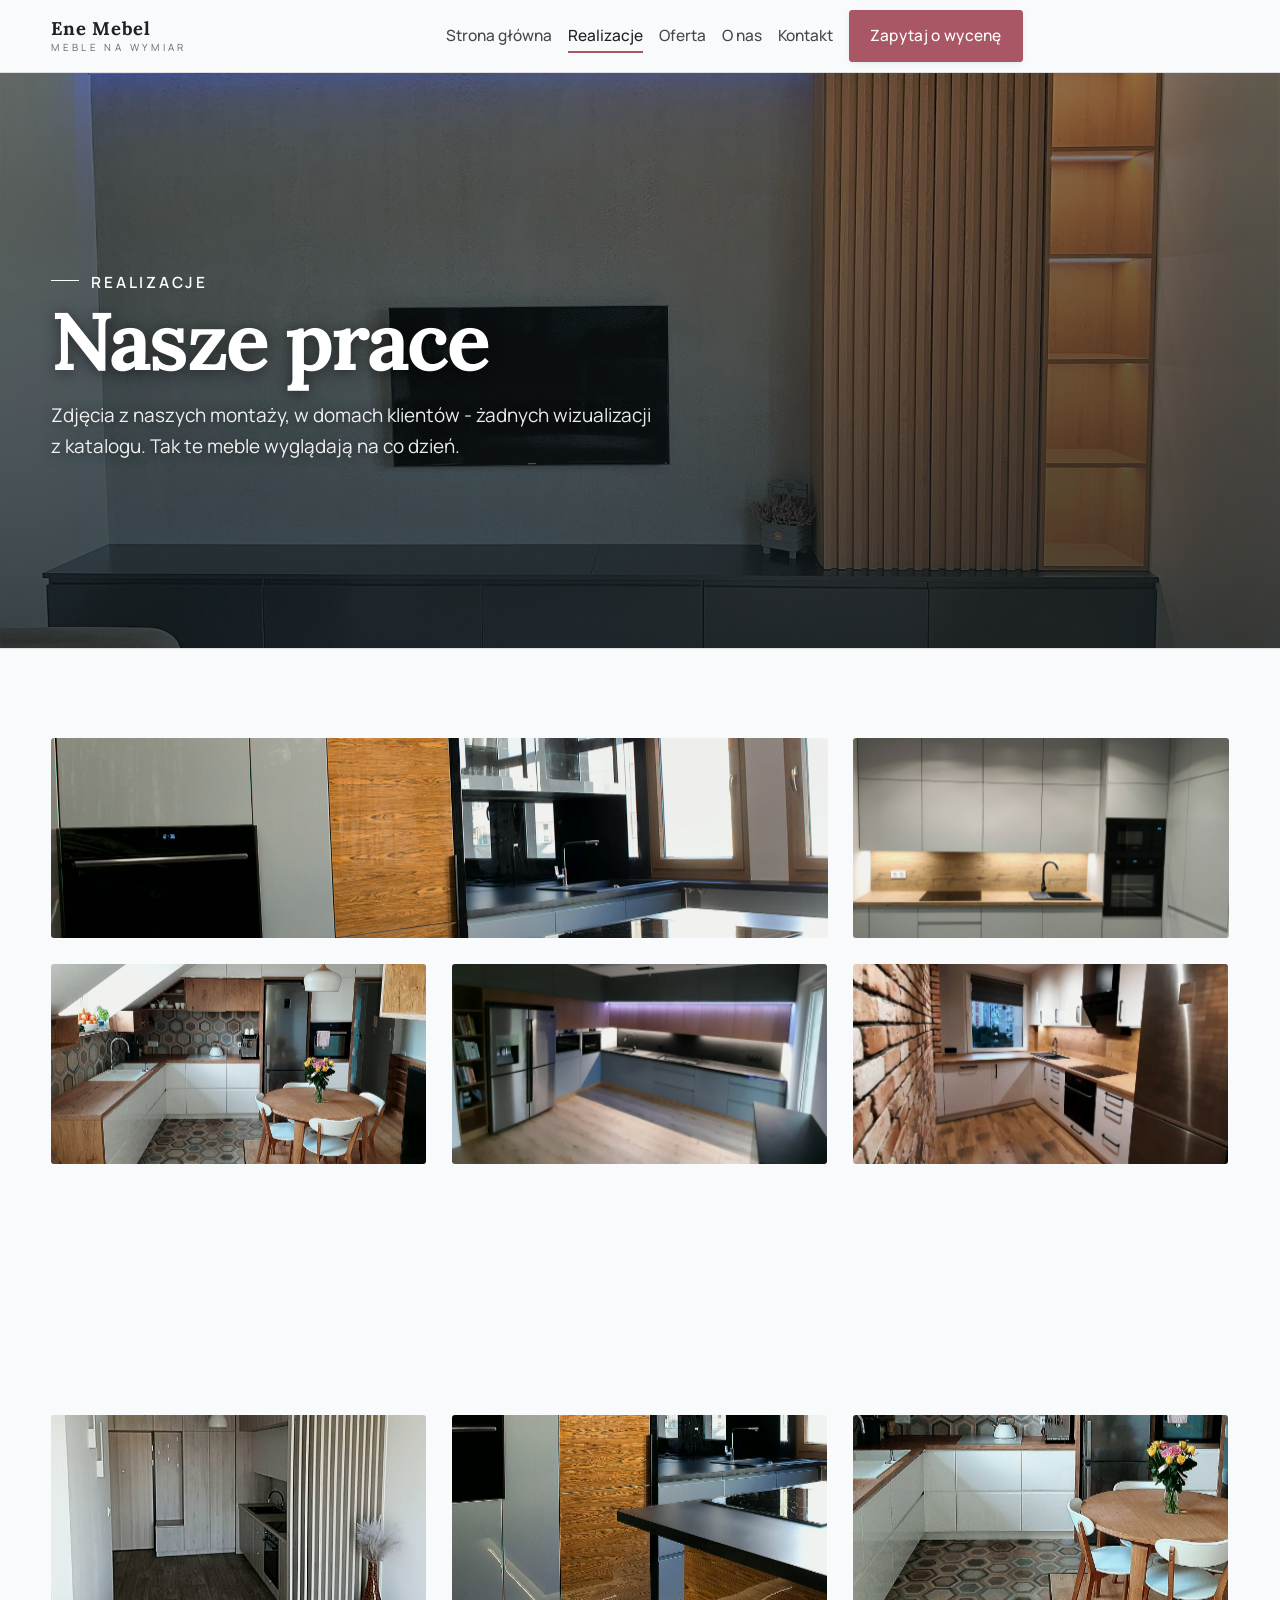
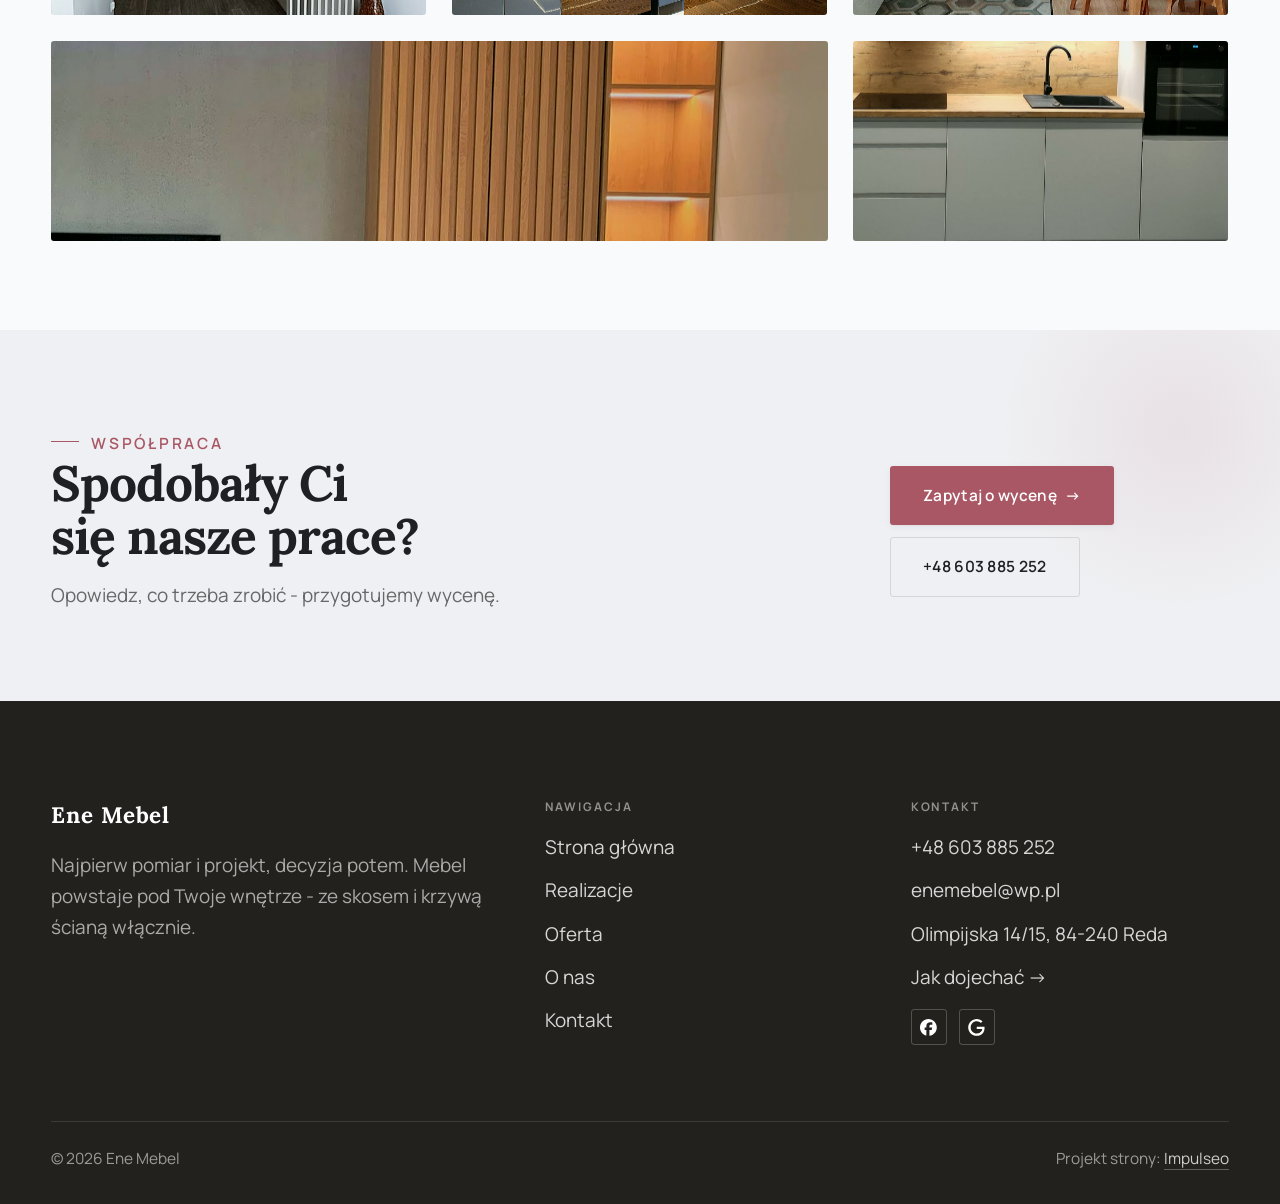
<file: realizacje.html>
<!DOCTYPE html>
<html lang="pl">
<head>
<meta charset="UTF-8">
<meta name="viewport" content="width=device-width, initial-scale=1.0">
<title>Realizacje - Ene Mebel</title>
<meta name="description" content="Realizacje Ene Mebel: Kuchnia na wymiar, Szafa wnękowa, Garderoba, Zabudowa pod skosem, Blat z litego drewna">
<link rel="canonical" href="https://kris20032.github.io/ene-mebel/realizacje.html">
<meta name="robots" content="noindex, nofollow">
<meta property="og:type" content="website">
<meta property="og:locale" content="pl_PL">
<meta property="og:site_name" content="Ene Mebel">
<meta property="og:title" content="Realizacje - Ene Mebel">
<meta property="og:description" content="Realizacje Ene Mebel: Kuchnia na wymiar, Szafa wnękowa, Garderoba, Zabudowa pod skosem, Blat z litego drewna">
<meta property="og:url" content="https://kris20032.github.io/ene-mebel/realizacje.html">
<meta property="og:image" content="https://kris20032.github.io/ene-mebel/img/og.jpg">
<meta property="og:image:width" content="1200">
<meta property="og:image:height" content="630">
<meta name="twitter:card" content="summary_large_image">
<link rel="preconnect" href="https://fonts.googleapis.com">
<link rel="preconnect" href="https://fonts.gstatic.com" crossorigin>
<link href="https://fonts.googleapis.com/css2?family=Lora:wght@500;600;700&family=Manrope:wght@400;500;600&display=swap" rel="stylesheet">
<link rel="stylesheet" href="assets/styles.css?v=31c9390e">
</head>
<body>

<header class="nav">
  <div class="wrap nav-inner">
    <a class="brand" href="index.html"><span class="name">Ene Mebel</span><span class="sub">Meble na wymiar</span></a>
    <nav class="nav-links">
      <a href="index.html">Strona główna</a>
      <a href="realizacje.html" class="active" aria-current="page">Realizacje</a>
      <a href="oferta.html">Oferta</a>
      <a href="o-nas.html">O nas</a>
      <a href="kontakt.html">Kontakt</a>
      <a href="kontakt.html" class="btn btn-accent">Zapytaj o wycenę</a>
    </nav>
    <button class="nav-toggle" aria-label="Menu"><span></span><span></span><span></span></button>
  </div>
</header>

<main>
<section class="pagehead">
  <img src="img/about.jpg" alt="Ene Mebel - Nasze prace" width="1600" height="1072" decoding="async">
  <div class="wrap">
    <span class="eyebrow">Realizacje</span>
    <h1>Nasze prace</h1>
    <p>Zdjęcia z naszych montaży, w domach klientów - żadnych wizualizacji z katalogu. Tak te meble wyglądają na co dzień.</p>
  </div>
</section>
<section>
  <div class="wrap">
    <div class="gallery">
      <div class="tile t-two3 reveal"><img src="img/g1.jpg" alt="Ene Mebel" loading="lazy" width="1534" height="980" decoding="async"></div>
      <div class="tile t-third reveal"><img src="img/g2.jpg" alt="Ene Mebel" loading="lazy" width="1544" height="1362" decoding="async"></div>
      <div class="tile t-third reveal"><img src="img/g3.jpg" alt="Ene Mebel" loading="lazy" width="1600" height="900" decoding="async"></div>
      <div class="tile t-third reveal"><img src="img/g4.jpg" alt="Ene Mebel" loading="lazy" width="1556" height="1072" decoding="async"></div>
      <div class="tile t-third reveal"><img src="img/g5.jpg" alt="Ene Mebel" loading="lazy" width="1562" height="1032" decoding="async"></div>
      <div class="tile t-third reveal"><img src="img/g6.jpg" alt="Ene Mebel" loading="lazy" width="1600" height="998" decoding="async"></div>
      <div class="tile t-two3 reveal"><img src="img/g7.jpg" alt="Ene Mebel" loading="lazy" width="1464" height="1728" decoding="async"></div>
      <div class="tile t-third reveal"><img src="img/g8.jpg" alt="Ene Mebel" loading="lazy" width="720" height="886" decoding="async"></div>
      <div class="tile t-third reveal"><img src="img/g9.jpg" alt="Ene Mebel" loading="lazy" width="1400" height="922" decoding="async"></div>
      <div class="tile t-third reveal"><img src="img/g10.jpg" alt="Ene Mebel" loading="lazy" width="1400" height="786" decoding="async"></div>
      <div class="tile t-two3 reveal"><img src="img/g11.jpg" alt="Ene Mebel" loading="lazy" width="1358" height="890" decoding="async"></div>
      <div class="tile t-third reveal"><img src="img/g13.jpg" alt="Ene Mebel" loading="lazy" width="1346" height="1182" decoding="async"></div>
    </div>
  </div>
</section>
<section class="cta">
  <div class="wrap">
    <div class="reveal">
      <span class="eyebrow">Współpraca</span>
      <h2>Spodobały Ci się nasze prace?</h2>
      <p>Opowiedz, co trzeba zrobić - przygotujemy wycenę.</p>
    </div>
    <div class="cta-actions reveal">
      <a href="kontakt.html" class="btn btn-light">Zapytaj o wycenę <span class="arr">→</span></a>
      <a href="tel:+48603885252" class="btn btn-ghost btn-ghost-cta">+48 603 885 252</a>
    </div>
  </div>
</section>
</main>

<footer>
  <div class="wrap">
    <div class="foot-grid">
      <div class="foot-brand">
        <div class="name">Ene Mebel</div>
        <p>Najpierw pomiar i projekt, decyzja potem. Mebel powstaje pod Twoje wnętrze - ze skosem i krzywą ścianą włącznie.</p>
      </div>
      <div class="foot-col">
        <h4>Nawigacja</h4>
        <a href="index.html">Strona główna</a>
        <a href="realizacje.html">Realizacje</a>
        <a href="oferta.html">Oferta</a>
        <a href="o-nas.html">O nas</a>
        <a href="kontakt.html">Kontakt</a>
      </div>
      <div class="foot-col">
        <h4>Kontakt</h4>
        <a href="tel:+48603885252">+48 603 885 252</a>
        <a href="mailto:enemebel@wp.pl">enemebel@wp.pl</a>
        <p>Olimpijska 14/15, 84-240 Reda</p>
        <a href="https://www.google.com/maps?cid=17151202691045481260" target="_blank" rel="noopener">Jak dojechać →</a>
      <div class="foot-soc">
        <a class="soc" href="https://www.facebook.com/enemebel/" target="_blank" rel="noopener" aria-label="Facebook - Ene Mebel"><svg viewBox="0 0 24 24" aria-hidden="true" focusable="false"><path d="M9.101 23.691v-7.98H6.627v-3.667h2.474v-1.58c0-4.085 1.848-5.978 5.858-5.978.401 0 .955.042 1.468.103a8.68 8.68 0 0 1 1.141.195v3.325a8.623 8.623 0 0 0-.653-.036 26.805 26.805 0 0 0-.733-.009c-.707 0-1.259.096-1.675.309a1.686 1.686 0 0 0-.679.622c-.258.42-.374.995-.374 1.752v1.297h3.919l-.386 2.103-.287 1.564h-3.246v8.245C19.396 23.238 24 18.179 24 12.044c0-6.627-5.373-12-12-12s-12 5.373-12 12c0 5.628 3.874 10.35 9.101 11.647Z" fill="currentColor"/></svg></a>
        <a class="soc" href="https://www.google.com/maps?cid=17151202691045481260" target="_blank" rel="noopener" aria-label="Google - Ene Mebel"><svg viewBox="0 0 24 24" aria-hidden="true" focusable="false"><path d="M12.48 10.92v3.28h7.84c-.24 1.84-.853 3.187-1.787 4.133-1.147 1.147-2.933 2.4-6.053 2.4-4.827 0-8.6-3.893-8.6-8.72s3.773-8.72 8.6-8.72c2.6 0 4.507 1.027 5.907 2.347l2.307-2.307C18.747 1.44 16.133 0 12.48 0 5.867 0 .307 5.387.307 12s5.56 12 12.173 12c3.573 0 6.267-1.173 8.373-3.36 2.16-2.16 2.84-5.213 2.84-7.667 0-.76-.053-1.467-.173-2.053H12.48z" fill="currentColor"/></svg></a>
      </div>
      </div>
    </div>
    <div class="foot-bot">
      <span>© 2026 Ene Mebel</span>
      <span>Projekt strony: <a class="foot-credit" href="https://impulseo.pl" target="_blank" rel="noopener">Impulseo</a></span>
    </div>
  </div>
</footer>
<div class="sticky-reserve"><a class="sr-book" href="kontakt.html">Zapytaj o wycenę</a><a class="sr-call" href="tel:+48603885252" aria-label="Zadzwoń"><svg class="ico-tel" width="16" height="16" viewBox="0 0 24 24" fill="none" aria-hidden="true"><path d="M6.6 10.8a15.5 15.5 0 0 0 6.6 6.6l2.2-2.2a1 1 0 0 1 1-.24 11.4 11.4 0 0 0 3.6.58 1 1 0 0 1 1 1V20a1 1 0 0 1-1 1A17 17 0 0 1 3 4a1 1 0 0 1 1-1h3.5a1 1 0 0 1 1 1c0 1.25.2 2.46.58 3.6a1 1 0 0 1-.25 1l-2.23 2.2Z" fill="currentColor"/></svg></a></div>
<div class="demo-wazne" data-do="2026-10-04" data-cykl="3" hidden><svg class="dw-ico" width="13" height="13" viewBox="0 0 24 24" fill="none" aria-hidden="true"><circle cx="12" cy="12" r="8.6" stroke="currentColor" stroke-width="1.8"/><path d="M12 7.2V12l3.3 2" stroke="currentColor" stroke-width="1.8" stroke-linecap="round"/></svg><span class="dw-txt"></span></div>

<script src="assets/main.js?v=23c2a1c6"></script>
</body>
</html>
</file>
<file: assets/styles.css>
/* ============================================================
   STOLBASZ — premium, architektoniczny B2B fit-out
   Jasna paleta, zero brązu. System wg premium-web-craft.
   Projekt strony: Impulseo (impulseo.pl)
   ============================================================ */

:root{
  /* PALETA — jasna, architektoniczna, chłodna */
  --paper:#F3F1EC;          /* główne tło */
  --paper-2:#E6E3DB;        /* sekcje alternatywne (chłodny jasny szary) */
  --paper-3:#E6E3DB;        /* delikatne wypełnienia */
  --ink:#23211E;            /* tekst główny — chłodny grafit */
  --ink-soft:#43403A;       /* nagłówki drugorzędne */
  --muted:#87837A;          /* tekst poboczny */
  --line:rgba(35,33,30,.12);/* hairline */
  --accent:#8A6B3C;         /* stonowany petrol-slate — jedyny akcent */
  --accent-d:#6E5430;
  --accent-soft:rgba(138,107,60,.10);
  --dark:#23211E;           /* sekcje ciemne (stopka/CTA) */

  /* HOVER ZDJĘĆ — JEDEN standard dla całego silnika (decyzja K. 04.08.2026, artefakt z wariantami).
     AKTUALNE (K.+Szymon 09.08.2026, wybór z artefaktu 6 wariantów): zoom 1.05 przy 1.4s -
     przy tak długim czasie mocniejszy kadr NIE skacze, tylko „oddycha". Poprzedni standard
     (1.02 / .55s z 04.08) odbierany jako dynamiczny i szybki.
     Spoczynek lekko przygaszony, ale TYLKO tam, gdzie jest mysz (@media hover:hover) —
     na telefonie zdjęcia zostają w pełnej jasności. */
  --img-zoom:1.05;                   /* K.+Szymon 09.08: wariant F z artefaktu porównawczego */
  --img-rest:brightness(.95) saturate(.99);
  --img-hot:brightness(1.06) saturate(1.05);
  --img-dur:1.4s;                    /* K.+Szymon 09.08 (wariant F): powoli = elegancko */
  --img-ease:cubic-bezier(.16,.84,.44,1);  /* miękki ogon, efekt „oddychania" */

  /* ODSTĘPY — skala 4/8 */
  --space-1:4px; --space-2:8px; --space-3:12px; --space-4:16px; --space-5:24px;
  --space-6:32px; --space-7:48px; --space-8:64px; --space-9:96px; --space-10:128px;

  /* TYPOGRAFIA — fluid clamp() (skala podbita 16.07.2026: większe, czytelniejsze litery — uwaga Adama) */
  --text-sm:clamp(.9rem,.87rem + .12vw,1rem);
  --text-base:clamp(1.08rem,1.04rem + .18vw,1.2rem);
  --text-lg:clamp(1.24rem,1.15rem + .34vw,1.44rem);
  --text-h3:clamp(1.34rem,1.22rem + .55vw,1.66rem);
  --text-h2:clamp(2.1rem,1.66rem + 2.1vw,3.1rem);
  --text-h1:clamp(2.9rem,2.1rem + 4vw,5.1rem);

  /* PROMIENIE — architektoniczne, raczej ostre */
  --r-sm:3px; --r-md:6px; --r-lg:10px;

  /* RUCH */
  --ease:cubic-bezier(.25,.46,.45,.94); --dur:.24s;

  /* CIENIE — miękkie, warstwowe */
  --sh-sm:0 1px 2px rgba(16,24,32,.04), 0 2px 8px rgba(16,24,32,.05);
  --sh-md:0 2px 6px rgba(16,24,32,.05), 0 12px 28px -8px rgba(16,24,32,.12);
  --sh-lg:0 6px 14px rgba(16,24,32,.07), 0 26px 56px -18px rgba(16,24,32,.22);

  --hairline:1px solid var(--line);

  --font-display:'Lora',serif;
  --font-body:'Manrope',sans-serif;
}

*{box-sizing:border-box;margin:0;padding:0}
html{scroll-behavior:smooth}
body{
  font-family:var(--font-body);
  font-size:var(--text-base);
  line-height:1.65;
  color:var(--ink);
  background:var(--paper);
  -webkit-font-smoothing:antialiased;
  text-rendering:optimizeLegibility;
}
img{max-width:100%;height:auto;display:block}  /* height:auto = width/height z atrybutów trzyma proporcje (TOP#12) */
a{color:inherit;text-decoration:none}

.wrap{width:min(92%,1180px);margin-inline:auto}
section{padding-block:clamp(52px,6.5vw,96px)}

h1,h2,h3{font-family:var(--font-display);font-weight:700;line-height:1.08;letter-spacing:-.02em;color:var(--ink)}
h1{font-size:var(--text-h1);letter-spacing:-.035em}
h2{font-size:var(--text-h2);letter-spacing:-.025em}
h3{font-size:var(--text-h3)}
/* MIARA — długość wiersza. WCAG 2.2 SC 1.4.8: max 80 znaków; Butterick: 45–90.
   68ch daje realnie 72–78 znaków polskiego tekstu, czyli z zapasem pod granicą.
   Wcześniej limit miał TYLKO <p> — <li>, <blockquote> i <dd> nie miały żadnego,
   i to jedyny powód, dla którego 23 bloki na dwóch oddanych stronach jadą po
   83–106 znaków w wierszu (pomiar 07.08.2026, bramka `miara`).
   ⚠️ Listy i definicje ograniczamy TYLKO bez klasy: `ul`/`ol` z klasą to u nas
   układ (siatki kafli, menu), a nie tekst ciągły — tam miarę wyznacza układ. */
/* 60ch, nie 68ch (K. 10.08): po zmianie fontów na węższe kroje (DM Sans i spółka)
   w 68ch mieściło się ~90 znaków - bramka pikselowa słusznie zgłaszała przekroczenie
   granicy 80. Pomiar na żywej przeglądarce: 60ch = 90 znaków, 53ch = ~78 znaków, czyli normę WCAG 1.4.8. */
:root{ --miara:53ch }
p{max-width:min(100%,var(--miara))}
blockquote,
ul:not([class])>li, ol:not([class])>li,
dl:not([class])>dd{max-width:min(100%,var(--miara))}

/* ⚠️ Świadomie BEZ wyjątku `.tile p,.card p,.svc p{max-width:none}`, choć nasuwa się sam:
   te akapity BYŁY już ograniczone (stare `p{max-width:65ch}`), więc „wyjątek" nie odblokowałby
   niczego nowego — tylko ROZLUŹNIŁ stan sprzed zmiany na wszystkich demach naraz.
   `figcaption` żadna z reguł wyżej nie dotyczy, więc też nie potrzebuje zwolnienia. */

/* ŁAMANIE. `balance` wyrównuje długości wierszy w nagłówku, `pretty` pilnuje ostatniego
   wiersza akapitu, żeby nie został w nim jeden wyraz. Obsługiwane od Chrome 117 /
   Safari 17.5; starsze przeglądarki po prostu ignorują tę własność.
   `text-wrap:pretty` nie występowało dotąd ANI RAZ w silniku ani w repo klientów. */
h1,h2,h3,.lead,.lede{text-wrap:balance}
p,li,blockquote,dd{text-wrap:pretty}

.eyebrow{
  font-family:var(--font-body);
  font-size:var(--text-sm);
  font-weight:600;
  letter-spacing:.18em;
  text-transform:uppercase;
  color:var(--accent);
  display:inline-flex;align-items:center;gap:var(--space-3);
}
/* flex:none + margin-top = kreska trzyma się PIERWSZEJ linii. Wcześniej align-items:center
   centrowało ją względem całego bloku i przy zawinięciu (długi kicker typu
   „…WNĘTRZ · LESZNO · OD 2019") druga linia lądowała z brzydkim wcięciem. */
.eyebrow{align-items:flex-start}
.eyebrow>*,.eyebrow{text-wrap:balance}   /* dlugi kicker lamal sie na sierote typu samo „2019" w drugiej linii */
.eyebrow::before{content:"";width:28px;height:1px;background:var(--accent);display:inline-block;flex:none;margin-top:.62em}

.muted{color:var(--muted)}
.lead{font-size:var(--text-lg);line-height:1.55;color:var(--ink-soft);max-width:50ch}

/* ---------- BUTTONS ---------- */
.btn{
  display:inline-flex;align-items:center;gap:var(--space-2);
  font-weight:600;font-size:var(--text-sm);letter-spacing:.02em;
  padding:var(--space-4) var(--space-6);
  border-radius:var(--r-sm);
  transition:transform var(--dur) var(--ease),box-shadow var(--dur) var(--ease),background var(--dur) var(--ease);
  cursor:pointer;border:1px solid transparent;
}
.btn-accent{background:var(--accent);color:#fff;box-shadow:var(--sh-sm)}
.btn-accent:hover{background:var(--accent-d);transform:translateY(-2px);box-shadow:var(--sh-md)}
.btn-accent:active{transform:translateY(0);box-shadow:var(--sh-sm)}
.btn-ghost{background:transparent;color:var(--ink);border-color:var(--line)}
.btn-ghost:hover{border-color:var(--accent);color:var(--accent);transform:translateY(-2px)}
.btn-light{background:#fff;color:var(--ink);box-shadow:var(--sh-sm)}
.btn-light:hover{transform:translateY(-2px);box-shadow:var(--sh-md)}
.btn .arr{transition:transform var(--dur) var(--ease)}
.btn:hover .arr{transform:translateX(4px)}

/* ---------- NAV ---------- */
.nav{
  position:sticky;top:0;z-index:50;
  background:color-mix(in srgb,var(--paper) 88%,transparent);
  backdrop-filter:saturate(140%) blur(10px);
  border-bottom:var(--hairline);
}
.nav-inner{display:flex;align-items:center;justify-content:space-between;gap:var(--space-5);height:72px}
/* ANTY-NACHODZENIE (K. 05.08.2026): długa nazwa firmy + przycisk z pełnym numerem nie mieściły się w pasku
   i flex ściskał linki PONIŻEJ ich treści - "Kontakt" wchodził na ramkę "Zadzwoń +48 ...". Teraz ustępuje
   nazwa marki (skrót wielokropkiem), a menu i przycisk nigdy się nie kurczą ani nie zachodzą na siebie. */
.brand{display:flex;flex-direction:column;line-height:1;min-width:0;flex:0 1 auto}
.brand .name{font-family:var(--font-display);font-weight:800;font-size:1.35rem;letter-spacing:.04em;white-space:nowrap;overflow:hidden;text-overflow:ellipsis}
.brand .sub{font-size:.62rem;letter-spacing:.34em;text-transform:uppercase;color:var(--muted);margin-top:5px;white-space:nowrap;overflow:hidden;text-overflow:ellipsis}
.nav-links{display:flex;align-items:center;gap:var(--space-6);flex:0 0 auto}
.nav-links a{font-size:var(--text-sm);font-weight:500;color:var(--ink-soft);position:relative;padding-block:4px;white-space:nowrap;transition:color var(--dur) var(--ease)}
.nav-links a::after{content:"";position:absolute;left:0;bottom:0;width:0;height:1.5px;background:var(--accent);transition:width var(--dur) var(--ease)}
.nav-links a:hover,.nav-links a.active{color:var(--ink)}
.nav-links a:hover::after,.nav-links a.active::after{width:100%}
.nav-links .btn{padding:var(--space-2) var(--space-5)}
/* przyciski w nav: właściwy kolor (przebij .nav-links a) + bez podkreślenia */
.nav-links a.btn-accent{color:#fff}
.nav-links a.btn-ghost,.nav-links a.btn-light{color:var(--ink)}
/* CTA w pasku: NIE podkreślenie spod linków menu, ale ten sam przelatujący błysk,
   co na wszystkich innych przyciskach (zgłoszenie K. 13.08.2026 - „na hero jest efekt
   światła przechodzącego przez przycisk, na navbarze go nie ma, a mają być identyczne").
   Reguła `.nav-links a::after` jest silniejsza od `.btn::after`, więc trzeba jej
   geometrię wyzerować i wpisać połysk z nazwy - samo `display:none` gasiło efekt. */
.nav-links a.btn::after{
  display:block;content:"";position:absolute;inset:0;z-index:-1;pointer-events:none;
  width:auto;height:auto;border-radius:inherit;   /* kasuje geometrię podkreślenia (width:0;height:1.5px) */
  background:linear-gradient(100deg,transparent 32%,rgba(255,255,255,.20) 50%,transparent 68%);
  translate:-120% 0}
@media (prefers-reduced-motion:no-preference){
  .nav-links a.btn:hover::after{translate:120% 0;transition:translate .75s var(--mt-ease,cubic-bezier(.16,.84,.44,1))}
}
.nav-toggle{display:none;background:none;border:none;cursor:pointer;flex-direction:column;gap:5px;padding:8px}
.nav-toggle span{width:24px;height:2px;background:var(--ink);transition:var(--dur)}
/* Ciasny zakres MIĘDZY menu mobilnym a pełnym pulpitem: zbijamy odstępy i nazwę marki,
   żeby wszystko zmieściło się naturalnie, zanim w ogóle dojdzie do skracania wielokropkiem. */
@media(max-width:1280px) and (min-width:921px){
  .nav-links{gap:var(--space-4)}
  .nav-links .btn{padding:var(--space-2) var(--space-4)}
  .brand .name{font-size:1.15rem}
}

/* ---------- HERO (split) ---------- */
.hero{position:relative;overflow:hidden;border-bottom:var(--hairline)}
.hero-grid{display:grid;grid-template-columns:1.05fr .95fr;gap:clamp(24px,4vw,60px);align-items:center;
  padding-block:clamp(36px,4.5vw,64px)}
.hero-copy .eyebrow{margin-bottom:var(--space-5)}
.hero-copy h1{margin-bottom:var(--space-5)}
.hero-copy .lead{margin-bottom:var(--space-7)}
.hero-actions{display:flex;flex-wrap:wrap;gap:var(--space-4)}
.hero-art{position:relative;aspect-ratio:4/3;border-radius:var(--r-lg);overflow:hidden;box-shadow:var(--sh-lg)}
.hero-art img{width:100%;height:100%;object-fit:cover}
.hero-art::after{content:"";position:absolute;inset:0;background:linear-gradient(180deg,transparent 55%,rgba(18,24,28,.28))}
.hero-badge{position:absolute;left:var(--space-5);bottom:var(--space-5);z-index:2;
  background:rgba(252,252,251,.94);backdrop-filter:blur(4px);
  border-radius:var(--r-md);padding:var(--space-4) var(--space-5);box-shadow:var(--sh-md);max-width:78%}
.hero-badge strong{display:block;font-family:var(--font-display);font-size:1rem;letter-spacing:-.01em}
.hero-badge span{font-size:var(--text-sm);color:var(--muted)}

/* ---------- HERO duży / kinowy (strona główna) ---------- */
.hero-cine{position:relative;min-height:clamp(560px,82vh,840px);min-height:clamp(560px,82svh,840px);display:flex;align-items:center;overflow:hidden;border-bottom:var(--hairline)}
.hero-cine>img{position:absolute;inset:0;width:100%;height:100%;object-fit:cover;z-index:0}
.hero-cine::after{content:"";position:absolute;inset:0;z-index:1;
  background:linear-gradient(95deg,rgba(13,18,23,.86) 0%,rgba(13,18,23,.64) 32%,rgba(13,18,23,.24) 62%,rgba(13,18,23,.04) 100%)}
.hero-cine .wrap{position:relative;z-index:2;padding-block:var(--space-8)}
.hero-cine .hero-copy{max-width:660px}
.hero-cine .eyebrow{color:#fff;margin-bottom:var(--space-5)}
.hero-cine .eyebrow::before{background:#fff}
.hero-cine h1{color:#fff;margin-bottom:var(--space-5);font-size:clamp(2.9rem,2rem + 4.4vw,5.2rem);text-wrap:balance}
.hero-cine .lead{color:rgba(255,255,255,.92);max-width:48ch;margin-bottom:var(--space-7)}
.hero-cine .hero-actions{display:flex;flex-wrap:wrap;gap:var(--space-4)}
/* NISKIE OKNO (laptop z dokiem i paskami przeglądarki ma ~700-780 px wysokości widoku):
   H1 do 5.2rem + długi lead nie mieściły się i przyciski wypadały POD krawędź ekranu -
   klient widział stronę bez ani jednego CTA. Skalujemy w dół, zamiast przycinać treść. */
@media(min-width:821px) and (max-height:820px){
  .hero-cine{min-height:clamp(520px,94svh,780px)}
  .hero-cine .wrap{padding-block:var(--space-6)}
  .hero-cine h1{font-size:clamp(2.2rem,1.5rem + 2.6vw,3.6rem);margin-bottom:var(--space-4)}
  .hero-cine .eyebrow{margin-bottom:var(--space-4)}
  .hero-cine .lead{margin-bottom:var(--space-5);max-width:44ch}
}
@media(max-width:680px){
  .hero-cine{min-height:clamp(520px,76vh,640px);min-height:clamp(520px,76svh,640px);align-items:flex-end}
  .hero-cine::after{background:linear-gradient(0deg,rgba(13,18,23,.9) 6%,rgba(13,18,23,.45) 55%,rgba(13,18,23,.25) 100%)}
  .hero-cine .wrap{padding-bottom:var(--space-9)}
  /* TELEFON (~90% oglądających): lead potrafił zająć 8 linii i zepchnąć CTA poza pierwszy ekran.
     Zwężamy interlinię i skalę - treści nie ucinamy, bo to ona sprzedaje. */
  .hero-cine .lead{font-size:.98rem;line-height:1.5;margin-bottom:var(--space-5)}
  .hero-cine .eyebrow{font-size:.72rem;letter-spacing:.13em;margin-bottom:var(--space-4)}
  .hero-cine .eyebrow::before{width:20px}
  .hero-cine h1{margin-bottom:var(--space-4)}
}

/* full-bleed hero variant (podstrony) */
.pagehead{position:relative;min-height:46vh;min-height:46svh;display:flex;align-items:flex-end;overflow:hidden;border-bottom:var(--hairline)}
.pagehead img{position:absolute;inset:0;width:100%;height:100%;object-fit:cover}
/* 10.08.2026 (decyzja K.): mocniejsze przyciemnienie + cień pod tekstem. Bramka mierzyła na
   nagłówkach podstron 3,38-3,43:1 przy wymaganych 4,5 — jasne zdjęcie (hala, śnieg, niebo)
   podchodziło pod biały tekst. Zdjęcia klientów są różne, więc kontrast musi dawać WARSTWA,
   a nie szczęśliwy dobór kadru. */
.pagehead::after{content:"";position:absolute;inset:0;background:linear-gradient(180deg,rgba(18,24,28,.40),rgba(18,24,28,.76))}
.pagehead .wrap{position:relative;z-index:2;padding-block:var(--space-9);color:#fff}
.pagehead h1{color:#fff;max-width:18ch;text-shadow:0 2px 16px rgba(0,0,0,.55)}
.pagehead .eyebrow{color:#fff}
.pagehead .eyebrow::before{background:#fff}
.pagehead p{color:rgba(255,255,255,.92);margin-top:var(--space-4);max-width:54ch;text-shadow:0 1px 12px rgba(0,0,0,.5)}

/* ---------- STRIP (pasek skrótów / liczby) ---------- */
.strip{background:var(--dark);color:#fff}
/* PASEK HASEŁ — standard 04.08.2026 (decyzja K.): 5 haseł w JEDNYM rzędzie, tekst WYŚRODKOWANY,
   węższe marginesy boczne niż reszta strony (pasek ma iść szerzej), równe wysokości kolumn. */
.strip .wrap{width:min(96%,1440px);display:grid;grid-template-columns:repeat(5,1fr);
  gap:var(--space-5);padding-block:var(--space-7);align-items:stretch}
.strip .item .k{font-family:var(--font-display);font-size:clamp(1.05rem,.82rem + .85vw,1.55rem);
  font-weight:800;letter-spacing:-.02em;color:#fff;line-height:1.18;text-wrap:balance}
.strip .item .v{font-size:var(--text-sm);color:rgba(255,255,255,.66);margin-top:var(--space-2);line-height:1.4}
.strip .item{border-left:2px solid var(--accent);padding-inline:var(--space-4);
  text-align:center;display:flex;flex-direction:column;justify-content:center}
/* liczba kolumn = liczba haseł, żeby ostatnie nie zostawało samo w drugim rzędzie.
   Klasę n-N nadaje multipage.py; domyślnie (bez klasy) pasek jest 5-kolumnowy. */
.strip.n-2 .wrap{grid-template-columns:repeat(2,1fr)}
.strip.n-3 .wrap{grid-template-columns:repeat(3,1fr)}
.strip.n-4 .wrap{grid-template-columns:repeat(4,1fr);gap:var(--space-6)}
.strip.n-4 .item .k{font-size:clamp(1.3rem,1rem + 1.1vw,2rem)}
.strip.n-6 .wrap{grid-template-columns:repeat(6,1fr);gap:var(--space-4)}
.strip.n-6 .item .k{font-size:clamp(.98rem,.8rem + .7vw,1.35rem)}
/* równe łamanie: zamiast "długa linia + jedno słowo" obie linie zbliżonej długości */
.strip .item .k{text-wrap:balance}

/* ---------- SECTION HEAD ---------- */
.head{max-width:48rem;margin-bottom:var(--space-8)}
.head.center{margin-inline:auto;text-align:center}
.head .eyebrow{margin-bottom:var(--space-4)}
.head h2{margin-bottom:var(--space-4)}
.head p{color:var(--muted);font-size:var(--text-lg);line-height:1.55}
.head.center p{margin-inline:auto}

/* ---------- INTRO SPLIT ---------- */
.split{display:grid;grid-template-columns:.92fr 1.08fr;gap:clamp(28px,5vw,80px);align-items:center}
.split.rev{grid-template-columns:1.08fr .92fr}
.split.rev .split-art{order:-1}
.split-art{position:relative;aspect-ratio:5/4;border-radius:var(--r-lg);overflow:hidden;box-shadow:var(--sh-lg)}
.split-art img{width:100%;height:100%;object-fit:cover}
.split-copy h2{margin-bottom:var(--space-5)}
.split-copy p+p{margin-top:var(--space-4)}
.split-copy .btn{margin-top:var(--space-6)}

/* ---------- SERVICES (zakres) ---------- */
.svc-grid{display:grid;grid-template-columns:repeat(auto-fit,minmax(280px,1fr));gap:var(--space-5)}
.svc{background:#fff;border:var(--hairline);border-radius:var(--r-md);padding:var(--space-7) var(--space-6);
  transition:transform var(--dur) var(--ease),box-shadow var(--dur) var(--ease),border-color var(--dur) var(--ease);
  position:relative;overflow:hidden}
.svc::before{content:"";position:absolute;left:0;top:0;width:3px;height:0;background:var(--accent);transition:height var(--dur) var(--ease)}
.svc:hover{transform:translateY(-4px);box-shadow:var(--sh-md);border-color:transparent}
.svc:hover::before{height:100%}
.svc .ic{font-family:var(--font-display);font-size:.8rem;font-weight:700;letter-spacing:.12em;color:var(--accent);margin-bottom:var(--space-4)}
.svc h3{margin-bottom:var(--space-3);font-size:1.22rem}
.svc p{color:var(--muted);font-size:var(--text-base);line-height:1.6}

/* big detailed service rows */
.svc-row{display:grid;grid-template-columns:.8fr 1.2fr;gap:clamp(20px,4vw,60px);align-items:center;padding-block:var(--space-8)}
.svc-row+.svc-row{border-top:var(--hairline)}
.svc-row.rev{grid-template-columns:1.2fr .8fr}
/* Naprzemienny układ wierszy oferty: co drugi wiersz ma zdjęcie po PRAWEJ.
   Było `order:-1` — martwy kod, bo zdjęcie i tak jest pierwszym dzieckiem w HTML,
   więc wszystkie wiersze wyglądały identycznie (zdjęcie zawsze z lewej), a `rev`
   zmieniało tylko szerokość kolumn. Znalezione 29.07.2026 przy różnicowaniu kierunków
   animacji (pomiar pozycji: art.mid 390/502 przy row.mid 756 — zawsze lewa strona). */
.svc-row.rev .svc-row-art{order:2}
.svc-row-art{aspect-ratio:4/3;border-radius:var(--r-md);overflow:hidden;box-shadow:var(--sh-md)}
.svc-row-art img{width:100%;height:100%;object-fit:cover}
.svc-row h3{font-size:1.5rem;margin-bottom:var(--space-4)}
.svc-row .num{font-family:var(--font-display);font-size:.85rem;font-weight:700;letter-spacing:.14em;color:var(--accent);display:block;margin-bottom:var(--space-3)}
.svc-row ul{list-style:none;margin-top:var(--space-4);display:flex;flex-direction:column;gap:var(--space-2)}
.svc-row li{position:relative;padding-left:var(--space-5);color:var(--muted);font-size:var(--text-base)}
.svc-row li::before{content:"";position:absolute;left:0;top:.62em;width:8px;height:1px;background:var(--accent)}

/* ---------- GALLERY (realizacje) ---------- */
.gallery{display:grid;grid-template-columns:repeat(12,1fr);gap:var(--space-4);grid-auto-rows:200px}
/* GALERIA MASONRY — pionowe zdjęcia (portrety beauty/wellness) bez przycinania: kolumny, height auto */
.gallery-masonry{column-count:3;column-gap:var(--space-4)}
@media(max-width:900px){.gallery-masonry{column-count:2}}
@media(max-width:560px){.gallery-masonry{column-count:1}}
.gallery-masonry .m-tile{break-inside:avoid;margin:0 0 var(--space-4);padding:0;position:relative;overflow:hidden;border-radius:var(--r-md);border:1px solid var(--line)}
.gallery-masonry .m-tile img{width:100%;height:auto;display:block}
.gallery-masonry .m-tile .cap{position:absolute;left:0;right:0;bottom:0;padding:var(--space-4);color:#fff;background:linear-gradient(0deg,rgba(0,0,0,.55),transparent);font-size:var(--text-sm)}
.gallery-masonry .m-tile .cap small{display:block;font-weight:400;opacity:.78;letter-spacing:.04em;text-transform:uppercase;font-size:.66rem;margin-top:3px}
.tile{position:relative;overflow:hidden;border-radius:var(--r-md);box-shadow:var(--sh-sm);
  transition:transform var(--dur) var(--ease),box-shadow var(--dur) var(--ease)}
.tile img{width:100%;height:100%;object-fit:cover;
  transition:transform var(--img-dur) var(--img-ease),filter var(--img-dur) var(--img-ease)}
.tile:hover{box-shadow:var(--sh-md)}
.tile .cap{position:absolute;left:0;right:0;bottom:0;padding:var(--space-5) var(--space-4) var(--space-4);
  /* mocniejszy spad + cien pod tekstem: na JASNYCH zdjeciach klienta (biale fronty, sciany)
     slaby gradient dawal kontrast ~1.5:1 zamiast wymaganych 3.6:1 (bramka wygladu, 10.08.2026) */
  background:linear-gradient(transparent 10%,rgba(18,24,28,.55) 40%,rgba(18,24,28,.88) 68%,rgba(18,24,28,.99));color:#fff;
  text-shadow:0 1px 2px rgba(0,0,0,.85),0 2px 10px rgba(0,0,0,.55);
  font-size:var(--text-sm);font-weight:600;letter-spacing:.01em;
  opacity:0;transform:translateY(8px);transition:var(--dur) var(--ease)}
.tile:hover .cap{opacity:1;transform:translateY(0)}
.tile .cap small{display:block;font-weight:400;opacity:.78;letter-spacing:.04em;text-transform:uppercase;font-size:.66rem;margin-top:3px}
/* bento spans */
.t-wide{grid-column:span 6}
.t-tall{grid-column:span 6;grid-row:span 2}
.t-std{grid-column:span 6}
.t-third{grid-column:span 4}
.t-two3{grid-column:span 8}

/* ---------- TRUST / WIARYGODNOŚĆ ---------- */
.trust{background:var(--paper-2)}
.trust-grid{display:grid;grid-template-columns:repeat(auto-fit,minmax(240px,1fr));gap:var(--space-5);margin-top:var(--space-7)}
.trust-card{background:#fff;border-radius:var(--r-md);padding:var(--space-7) var(--space-6);box-shadow:var(--sh-sm);border-top:3px solid var(--accent)}
.trust-card .big{font-family:var(--font-display);font-size:clamp(1.8rem,1.3rem + 1.6vw,2.6rem);font-weight:800;letter-spacing:-.02em;color:var(--ink);line-height:1}
.trust-card h3{font-size:1.12rem;margin:var(--space-3) 0 var(--space-2)}
.trust-card p{color:var(--muted);font-size:var(--text-base);line-height:1.55}

/* ---------- CTA band ---------- */
.cta{background:var(--dark);color:#fff;position:relative;overflow:hidden}
/* telefon w CTA: na ciemnym tle biały (domyślnie), rodziny z JASNYM tłem CTA
   nadpisują to u siebie - wcześniej kolor siedział w stylu inline i wygrywał z rodziną. */
.cta .btn-ghost-cta{color:#fff;border-color:rgba(255,255,255,.3)}
.cta .wrap{display:grid;grid-template-columns:1.4fr .6fr;gap:var(--space-7);align-items:center;position:relative;z-index:2}
.cta h2{color:#fff;max-width:20ch}
.cta p{color:rgba(255,255,255,.74);margin-top:var(--space-4)}
.cta-actions{display:flex;flex-direction:column;gap:var(--space-3);align-items:flex-start}
.cta::before{content:"";position:absolute;right:-80px;top:-80px;width:360px;height:360px;border-radius:50%;
  background:radial-gradient(circle,var(--accent-soft),transparent 70%)}

/* ---------- CONTACT ---------- */
.contact-grid{display:grid;grid-template-columns:.85fr 1.15fr;gap:clamp(28px,4vw,56px);align-items:start}
.info-list{display:flex;flex-direction:column;gap:var(--space-2)}
.info-row{display:flex;gap:var(--space-4);align-items:flex-start;padding-block:var(--space-4);border-bottom:var(--hairline)}
.info-row .ic{flex:none;width:42px;height:42px;display:grid;place-items:center;border-radius:50%;
  background:var(--accent-soft);color:var(--accent);font-size:1.05rem}
.info-row .lbl{font-size:.72rem;letter-spacing:.14em;text-transform:uppercase;color:var(--muted)}
.info-row .val{font-weight:600;font-size:var(--text-base);margin-top:2px}
.info-row a.val:hover{color:var(--accent)}
.map{border:none;border-radius:var(--r-lg);box-shadow:var(--sh-md);width:100%;height:100%;min-height:380px;filter:grayscale(.2) contrast(1.02)}
.form{background:#fff;border:var(--hairline);border-radius:var(--r-lg);padding:clamp(24px,3vw,40px);box-shadow:var(--sh-sm)}
.form .fld{margin-bottom:var(--space-5)}
.form label{display:block;font-size:var(--text-sm);font-weight:600;margin-bottom:var(--space-2)}
.form input,.form textarea{width:100%;font-family:inherit;font-size:var(--text-base);color:var(--ink);
  padding:var(--space-4);border:var(--hairline);border-radius:var(--r-sm);background:var(--paper);transition:border-color var(--dur)}
.form input:focus,.form textarea:focus{outline:none;border-color:var(--accent);background:#fff}
.form textarea{resize:vertical;min-height:120px}
.form .note{font-size:var(--text-sm);color:var(--muted);margin-top:var(--space-3)}

/* ---------- FOOTER ---------- */
footer{background:var(--dark);color:#fff;padding-block:var(--space-9) var(--space-6)}
.foot-grid{display:grid;grid-template-columns:1.4fr 1fr 1fr;gap:var(--space-7);margin-bottom:var(--space-8)}
.foot-brand .name{font-family:var(--font-display);font-weight:800;font-size:1.4rem;letter-spacing:.04em}
.foot-brand p{color:rgba(255,255,255,.62);margin-top:var(--space-4);font-size:var(--text-base);max-width:38ch}
.foot-col h4{font-size:.74rem;letter-spacing:.16em;text-transform:uppercase;color:rgba(255,255,255,.5);margin-bottom:var(--space-4)}
.foot-col a,.foot-col p{display:block;color:rgba(255,255,255,.82);font-size:var(--text-base);margin-bottom:var(--space-3)}
.foot-col a:hover{color:#fff}
.foot-bot{border-top:1px solid rgba(255,255,255,.12);padding-top:var(--space-5);display:flex;justify-content:space-between;flex-wrap:wrap;gap:var(--space-3);
  font-size:var(--text-sm);color:rgba(255,255,255,.55)}
.foot-bot a:hover{color:#fff}
/* Podpis w stopce = klikalny link do impulseo.pl (31.07.2026). Ma być WIDOCZNIE klikalny,
   ale nie krzyczeć - stąd sam kolor jaśniejszy + delikatne podkreślenie na najeździe. */
.foot-bot a.foot-credit{color:rgba(255,255,255,.78);text-decoration:none;border-bottom:1px solid rgba(255,255,255,.28)}
.foot-bot a.foot-credit:hover{color:#fff;border-bottom-color:#fff}

/* ---------- REVEAL ---------- */
.reveal{opacity:0;transform:translateY(22px);transition:opacity .6s var(--ease),transform .6s var(--ease)}
.reveal.in{opacity:1;transform:none}

/* ---------- RESPONSIVE ---------- */
@media(max-width:920px){
  .hero-grid,.split,.split.rev,.svc-row,.svc-row.rev,.cta .wrap,.contact-grid,.foot-grid{grid-template-columns:1fr}
  .split.rev .split-art,.svc-row.rev .svc-row-art{order:0}
  .hero-art{aspect-ratio:16/10;max-height:420px}
  .strip .wrap,.strip.n-2 .wrap,.strip.n-3 .wrap,.strip.n-4 .wrap,.strip.n-6 .wrap{grid-template-columns:repeat(2,1fr);gap:var(--space-6)}
  .strip .item .k,.strip.n-6 .item .k{font-size:clamp(1.3rem,1.1rem + 1vw,2rem)}
  .gallery{grid-auto-rows:180px}
  .t-wide,.t-tall,.t-std,.t-third,.t-two3{grid-column:span 6}
  .t-tall{grid-row:span 1}
  .cta-actions{flex-direction:row;flex-wrap:wrap}
  .foot-grid{gap:var(--space-6)}
}
@media(max-width:680px){
  .nav-links{position:fixed;inset:72px 0 auto 0;background:var(--paper);flex-direction:column;align-items:stretch;
    gap:0;padding:var(--space-4) 6%;border-bottom:var(--hairline);box-shadow:var(--sh-md);
    transform:translateY(-120%);transition:transform var(--dur) var(--ease)}
  .nav-links.open{transform:translateY(0)}
  .nav-links a{padding-block:var(--space-4);border-bottom:var(--hairline)}
  .nav-links .btn{margin-top:var(--space-3);justify-content:center}
  .nav-toggle{display:flex}
  .strip .wrap,.strip.n-2 .wrap,.strip.n-3 .wrap,.strip.n-4 .wrap,.strip.n-6 .wrap{grid-template-columns:1fr}
  .gallery{grid-template-columns:repeat(6,1fr)}
  .foot-grid{grid-template-columns:1fr}
}
@media(prefers-reduced-motion:reduce){
  /* audyt 09.08 TOP#14: samo skrócenie duration przy animacji INFINITE = stroboskop
     (pętla .01ms miga ekranem); iteration-count:1 gasi pętlę naprawdę. Pseudoelementy
     też - tła hero (gastro/studio) animują ::before/img, blanket na * ich nie łapał. */
  *,*::before,*::after{animation-duration:.01ms!important;animation-iteration-count:1!important;animation-delay:0s!important;transition:none!important}
  .reveal{opacity:1!important;transform:none!important}
  html{scroll-behavior:auto}
}

/* ============================================================
   PREMIUM LAYER — destylat deep-researchu branż (anty-AI, spokój).
   Zmienne STOLBASZ (--accent/--ink/--paper/--line/--dark). Ruch ledwo
   zauważalny, krzywa cubic-bezier(.16,.84,.44,1); prefers-reduced-motion
   pokryte blanketem wyżej. Karty hairline zamiast cieni = #1 sygnał „nie-AI".
   ============================================================ */

/* więcej oddechu między sekcjami (liderzy: 110-130px) */
section{padding-block:clamp(64px,8vw,128px)}

/* 1) Aksamitny reveal — dłuższa, miękka krzywa zamiast „skoku" */
.reveal{transition:opacity .9s cubic-bezier(.16,.84,.44,1),transform .9s cubic-bezier(.16,.84,.44,1);will-change:opacity,transform}
/* stagger TYLKO w galerii (tam pozycja = porządek dzieci) */
.gallery .reveal:nth-child(2){transition-delay:.07s}
.gallery .reveal:nth-child(3){transition-delay:.14s}
.gallery .reveal:nth-child(4){transition-delay:.21s}
.gallery .reveal:nth-child(5){transition-delay:.28s}
.gallery .reveal:nth-child(6){transition-delay:.35s}

/* 2) Hero STATYCZNY na .hero-cine — Ken Burns CAŁKIEM WYŁĄCZONY 26.06 (3. zgłoszenie Szymona).
   GENEZA: animowanie scale na <img> hero z teksturami (cegły/framugi) re-samplinguje obraz
   klatka po klatce → na części ekranów drobne drganie/shimmer = „heroshot się trzęsie".
   translateY usunięto wcześniej, scale-only + will-change/GPU NIE wystarczyły do GWARANCJI gładkości.
   Krzysztof zażądał pewności („make sure, że błąd się nie pojawi") > efekt. Zero animacji = 0% drgania.
   Delikatny zoom zostaje TYLKO w pełnoekranowych hero gastro/studio (hg-bg/hs-bg — tło, inny
   mechanizm, chwalone, nigdy nie zgłaszane). NIE wracać do KB na .hero-cine bez realnego testu
   na sprzęcie klienta — to ryzyko regresji „trzęsienia”. */
/* BEZPIECZNY "wow" na hero = jednorazowy FADE-IN (opacity), nie zoom.
   opacity nie dotyka bitmapy → gładkie na KAŻDYM zdjęciu/ekranie/GPU, zero ryzyka migotania.
   Geometryczny ruch (scale/translate) na .hero-cine jest ZAKAZANY (bramka pilnuje). */
@keyframes heroFade{from{opacity:0}to{opacity:1}}
.hero-cine>img{transform:none;animation:heroFade 1.1s ease-out both}

/* 3) Akcentowy hairline pod nagłówkiem sekcji, który „rysuje się" przy wejściu */
.head h2{position:relative;padding-bottom:18px}
.head h2::after{content:"";position:absolute;left:0;bottom:0;height:1px;width:0;background:var(--accent);transition:width 1s cubic-bezier(.16,.84,.44,1) .15s}
.head.center h2::after{left:50%;transform:translateX(-50%)}
.head.reveal.in h2::after,.head.center.reveal.in h2::after{width:54px}

/* 4) Karty HAIRLINE zamiast cieni/zaokrągleń (najmocniejszy anty-AI detal) */
.svc{background:transparent;border:1px solid var(--line);border-radius:var(--r-sm);box-shadow:none}
.svc:hover{box-shadow:none;border-color:var(--accent);transform:translateY(-3px)}
.trust-card{background:transparent;box-shadow:none;border:1px solid var(--line);border-top:2px solid var(--accent);border-radius:var(--r-sm)}
.tile{box-shadow:none;border-radius:var(--r-sm)}
.tile:hover{box-shadow:none}

/* 5) Sticky-nav kondensuje się po przewinięciu (sygnał dopracowania) */
.nav{transition:box-shadow .4s ease,background .4s ease}
.nav.is-stuck{box-shadow:0 1px 0 var(--line),0 14px 30px -24px rgba(0,0,0,.45)}
.nav-inner{transition:height .35s var(--ease)}
.nav.is-stuck .nav-inner{height:60px}

/* 6) MANIFESTO — pełnoekranowy cytat-bohater (zastępuje generyczne „Dlaczego my") */
.manifesto{background:var(--paper-2);text-align:center}
.manifesto .wrap{max-width:60rem}
.manifesto p{font-family:var(--font-display);font-style:italic;font-size:clamp(1.6rem,1rem + 2.4vw,2.8rem);line-height:1.32;color:var(--ink-soft);margin-inline:auto;max-width:26ch;position:relative;padding-top:var(--space-8)}
.manifesto p::before{content:"";position:absolute;top:0;left:50%;transform:translateX(-50%);width:54px;height:1px;background:var(--accent)}
.manifesto p span{color:var(--accent);font-style:italic}

/* 7) GATEWAYS — 3 duże bramy-zdjęcia (zamiast paska menu usług) */
.gateways{display:grid;grid-template-columns:repeat(3,1fr);gap:var(--space-4)}
.gateway{position:relative;aspect-ratio:3/4;overflow:hidden;border-radius:var(--r-sm);display:block}
.gateway img{width:100%;height:100%;object-fit:cover;
  transition:transform var(--img-dur) var(--img-ease),filter var(--img-dur) var(--img-ease)}
.gateway::after{content:"";position:absolute;inset:0;background:linear-gradient(180deg,transparent 38%,rgba(18,24,28,.74))}
/* ===== HOVER ZDJĘĆ — jedno miejsce dla WSZYSTKICH kafli ze zdjęciem (K. 04.08.2026) ===== */
@media(hover:hover){
  .tile img,.gateway img,.m-tile img{filter:var(--img-rest)}
  .tile:hover img,
  .gateway:hover img,
  .m-tile:hover img{transform:scale(var(--img-zoom));filter:var(--img-hot)}
}
.m-tile img{transition:transform var(--img-dur) var(--img-ease),filter var(--img-dur) var(--img-ease)}
.gateway .g-ttl{position:absolute;left:0;right:0;bottom:0;z-index:2;padding:var(--space-6) var(--space-5);color:#fff;font-family:var(--font-display);font-size:1.45rem;letter-spacing:-.01em;line-height:1.15}
.gateway .g-ttl small{display:block;font-family:var(--font-body);font-size:var(--text-sm);font-weight:400;opacity:.82;letter-spacing:.03em;margin-top:5px}
@media(max-width:760px){.gateways{grid-template-columns:1fr}.gateway{aspect-ratio:16/10}}

/* 8) LOGO klienta w nagłówku (gdy podane --logo) */
/* 52px domyślnie (feedback Bartka 06.07.2026: 40px ginęło, uwaga padła 3x; ~56px sprawdzone na żywym demie anna-borowiec-makeup) */
.brand-logo{height:64px;width:auto;max-width:300px;object-fit:contain;display:block}
.nav.is-stuck .brand-logo{height:52px}
@media(max-width:680px){.brand-logo{height:46px;max-width:210px}}


/* === RWD: nagłówki na wąskich ekranach (dodane 17.07.2026 razem z fixem clamp) ===
   Po przywróceniu działania clamp() dolna granica --text-h1 (2.9rem) rozpychała
   dokument przy długich polskich słowach na telefonach. Tu ją zjeżdżamy. */
@media (max-width:560px){
  :root{
    --text-h1:clamp(1.9rem, 1.15rem + 4.4vw, 2.7rem);
    --text-h2:clamp(1.5rem, 1rem + 3vw, 2.1rem);
  }
  .hero-cine h1{font-size:clamp(1.9rem, 1.15rem + 4.4vw, 2.7rem)}
  h1,h2{overflow-wrap:break-word}
}

/* GODZINY (godziny_grid z briefu) — dzień po lewej, godziny po prawej. Wcześniej BRAK stylu
   powodował sklejenie "Poniedziałek-Piątek8:00-20:00" (dodane 2026-07-21). Neutralne dla dem bez grafiku. */
.godz{display:flex;flex-direction:column;gap:2px;max-width:440px;margin-top:8px}
.godz-row{display:flex;justify-content:space-between;align-items:baseline;gap:24px;padding:10px 0;border-bottom:1px solid var(--line)}
.godz-row:last-child{border-bottom:0}
.godz-row b{font-weight:600;color:var(--ink)}
.godz-row span{color:var(--muted);white-space:nowrap}

/* === FAQ (lekcja 08.08.2026) ===
   Sekcja faq_klinika() trafia NIE tylko do rodziny „klinika" (multipage.py: także układ FACHOWCY),
   a style leżały wyłącznie w families/klinika.css — u hydraulika/dekarza FAQ renderowało się jako
   goła lista <details> z domyślnym trójkącikiem przeglądarki (wpadka: demo Instalatorstwo Gała).
   Dlatego baza. Rodzina może to nadpisać na wierzchu. */
.faq-list{max-width:48rem;margin:var(--space-8) auto 0;display:flex;flex-direction:column;gap:var(--space-3)}
.faq-item{border:1px solid var(--line);border-radius:var(--r-md);background:var(--paper);padding:var(--space-4) var(--space-5)}
.faq-item summary{font-family:var(--font-display);font-weight:600;color:var(--ink);cursor:pointer;list-style:none;display:flex;justify-content:space-between;gap:1rem}
.faq-item summary::-webkit-details-marker{display:none}
.faq-item summary::after{content:"+";color:var(--accent-d);font-weight:700;font-size:1.2rem;line-height:1}
.faq-item[open] summary::after{content:"-"}
.faq-item p{color:var(--ink-soft);font-size:var(--text-base);line-height:1.6;margin:var(--space-3) 0 0}

/* === LICZBA OPINII PRZY SEKCJI OPINII (08.08.2026, wzorzec irismeble.pl, decyzja K.) ===
   Trzy cytaty bez kontekstu czyta się jak „firma ma trzy opinie". Ta linijka mówi wprost,
   ile ich jest naprawdę - dane i tak przychodzą z reconu i szły dotąd wyłącznie do hero.
   Baza, nie rodzina: sekcja opinii renderuje się we WSZYSTKICH układach, a style opinii
   leżą per rodzina - bez tego u części rodzin linijka byłaby gołym tekstem (ta sama pułapka
   co z FAQ wyżej). Rodzina może nadpisać na wierzchu. */
.op-meta{
  text-align:center;margin:calc(var(--space-3) * -1) 0 var(--space-6);
  color:var(--muted);font-size:var(--text-base);letter-spacing:.01em;
}
.op-meta .ico-star{color:var(--accent-d);margin-right:2px}

/* --- licznik ważności DEMA (pomysł K. 09.08) - tylko wersje pokazowe --- */
.demo-wazne{position:fixed;top:calc(var(--nav-h, 64px) + 14px);right:14px;z-index:95;
  display:inline-flex;align-items:center;gap:.45em;
  background:rgba(21,25,28,.82);color:#fff;font-size:.72rem;font-weight:600;letter-spacing:.01em;
  padding:.42em .8em .42em .62em;border-radius:999px;backdrop-filter:saturate(140%) blur(8px);
  border:1px solid rgba(255,255,255,.14);box-shadow:0 10px 24px -14px rgba(0,0,0,.6);
  pointer-events:none;
  /* NIE pokazuje się przy wejściu (K. 09.08) - wjeżdża dopiero po zejściu z hero */
  opacity:0;transform:translateY(-10px);
  transition:opacity .7s var(--ease),transform .7s var(--ease)}
.demo-wazne.is-on{opacity:1;transform:none}
.demo-wazne .dw-ico{flex:none;opacity:.85}
.demo-wazne b{font-weight:700;font-variant-numeric:tabular-nums;color:#FFD9A3}
.demo-wazne .dw-zeg{font-variant-numeric:tabular-nums;font-feature-settings:"tnum";
  opacity:.72;margin-left:.15em;letter-spacing:.01em}
.demo-wazne.is-pilne{background:rgba(150,32,28,.9);border-color:rgba(255,255,255,.2)}
.demo-wazne .dw-pilne{color:#FFE0DE}
@media(max-width:820px){.demo-wazne{top:auto;bottom:70px;right:10px}}

/* --- pasek mini-opinii pod hero (audyt 09.08 TOP#27) - tylko przy realnych recenzjach --- */
.opinie-mini{padding-block:0;border-bottom:var(--hairline)}
.opinie-mini .om-row{display:grid;grid-template-columns:repeat(3,1fr);gap:var(--space-6);padding-block:var(--space-5)}
.opinie-mini .om-item blockquote{font-size:var(--text-sm);color:var(--ink-soft);line-height:1.5;margin:0}
.opinie-mini .om-autor{display:block;margin-top:var(--space-2);font-size:.78rem;font-weight:600;color:var(--muted);letter-spacing:.04em}
@media(max-width:820px){.opinie-mini .om-row{grid-template-columns:1fr;gap:var(--space-4)}
  .opinie-mini .om-item:nth-child(n+3){display:none}}

/* --- AKCENT-TEKST (audyt 09.08 TOP#11/12, decyzja K.) ---------------------------
   Kolor firmowy jest jasny, dopóki nie musi być literą. --accent zostaje żywy
   (kreski, przyciski, pasek haseł); litera akcentowa na JASNYM tle bierze
   --accent-text (dokleja palette_auto; domyślnie accent-d). Tylko color -
   border/background/pseudo zostają żywe. Ciemna sekcja CTA = wyjątek. */
:root{--accent-text:var(--accent-d)}
.eyebrow, .svc .ic, .svc-row .num, .info-row .ic, .info-row a.val:hover,
.manifesto p span, .faq-item summary::after, .op-meta .ico-star, .op-star,
.fu-cta, .obszar-list li:hover, .btn-ghost:hover, .nav.nav-solid .brand .sub,
.proces-os .pc-cur, .os-on .proces-os .proces-line > li.os-done .pno { color:var(--accent-text) }
.cta .eyebrow { color:var(--accent) }

/* --- dostępność (audyt 09.08 TOP#23, podzbiór bezpieczny) --- */
html{scroll-padding-top:84px}                       /* kotwice nie chowają się pod sticky-nav */
:focus-visible{outline:2px solid var(--accent-text);outline-offset:2px}  /* widoczny fokus tylko z klawiatury */
main{display:block}

/* --- kafelek „Zobacz opinie w Google" (K. 09.08) - znak marki zamiast gołego linku --- */
.op-meta{text-align:center;max-width:none;margin-inline:auto}
.op-google{display:inline-flex;align-items:center;gap:.6em;
  padding:.62em 1.15em;border:1px solid var(--line);border-radius:999px;
  background:var(--paper);color:var(--ink);font-size:var(--text-sm);font-weight:600;
  transition:border-color var(--dur) var(--ease),box-shadow var(--dur) var(--ease),transform var(--dur) var(--ease)}
.op-google .op-g-ico{flex:none}                        /* oficjalny 4-kolorowy znak Google */
.op-google .arr{transition:transform var(--dur) var(--ease)}
.op-google:hover{border-color:var(--accent);box-shadow:var(--sh-sm);transform:translateY(-1px)}
.op-google:hover .arr{transform:translateX(3px)}

/* ============================================================
   HOVER KART I KAFLI - JEDEN STANDARD DLA WSZYSTKICH RODZIN (K. 10.08:
   „każde demo ma wyglądać tak premium"). Wcześniej premium-hover miała tylko
   rodzina fachowców (.fu-row), reszta rodzin renderowała karty bez reakcji.
   Zasada ta sama: reakcja NATYCHMIAST (0s), gaśnięcie łagodne; ledwie widoczne
   tło, kreska akcentu z lewej, strzałka rusza. Zero cieni-poduszek.
   ⛔ Świadomie POMIJAMY kafle ze zdjęciem (.tile/.gateway/.m-tile) - tam działa
   już zoom 1.05/1.4s i dokładanie ramek by go zabiło.
   ============================================================ */
.card, .svc, .gateway-txt, .menu-cat, .prod-card, .pak-card, .faq-item, .obj-tile{
  position:relative;transition:background .22s ease-out,border-color .22s ease-out}
.card::before, .menu-cat::before, .prod-card::before, .pak-card::before{
  content:"";position:absolute;left:0;top:0;bottom:0;width:3px;background:var(--accent);
  transform:scaleY(0);transform-origin:top;transition:transform .09s ease-out;border-radius:2px}
@media(hover:hover){
  .card:hover, .svc:hover, .menu-cat:hover, .prod-card:hover, .pak-card:hover{
    background:color-mix(in srgb,var(--accent) 9%,transparent);
    border-color:color-mix(in srgb,var(--accent) 45%,var(--line));
    transition-duration:0s}
  .card:hover::before, .menu-cat:hover::before,
  .prod-card:hover::before, .pak-card:hover::before{transform:scaleY(1)}
  .card:hover .arr, .svc:hover .arr, .menu-cat:hover .arr{transform:translateX(.3rem)}
}
.card .arr, .svc .arr, .menu-cat .arr{display:inline-block;transition:transform .1s ease-out}

/* ============================================================
   PLAKIETKA OPINII GOOGLE (K. 13.08.2026, wzór od Marcelego)
   Jedna forma we WSZYSTKICH układach hero (hg/hk/hs/ha/hd/tb/kt) zamiast
   gołego tekstu „★ Ocena 4,4 w Google · 7 opinii". Cudza ocena to najmocniejszy
   dowód zaufania na stronie - ma wyglądać jak odznaka, nie jak podpis.
   Tło i obwódka liczone z KOLORU TEKSTU, więc ta sama plakietka działa na
   ciemnym zdjęciu (biały napis → jasna mgiełka) i na jasnej sekcji (ciemny
   napis → delikatny szary). Zero osobnych wariantów do utrzymania.
   ============================================================ */
.g-badge{
  display:inline-flex;align-items:center;gap:.62em;
  padding:.52em 1em;border-radius:999px;
  background:color-mix(in srgb,currentColor 8%,transparent);
  border:1px solid color-mix(in srgb,currentColor 20%,transparent);
  -webkit-backdrop-filter:blur(6px);backdrop-filter:blur(6px);
  font-size:.98rem;line-height:1;font-weight:500;letter-spacing:.01em;
  white-space:nowrap;vertical-align:middle;max-width:100%}
.g-badge .gb-ico,.g-badge .gb-stars{flex:none}
.g-badge .gb-ocena{font-weight:700;font-size:1.08em;letter-spacing:.01em}
.g-badge .gb-txt{opacity:.92}
@media(max-width:560px){
  .g-badge{gap:.45em;padding:.45em .8em;font-size:.86rem}
  .g-badge .gb-stars{width:62px;height:12.4px}
  .g-badge .gb-ico{width:16px;height:16px}
}

/* === rodzina: rzemioslo === */
/* ============================================================
   RODZINA: RZEMIOSŁO — stolarstwo, meble na wymiar, kamieniarstwo,
   granit, parapety, wnętrza premium (skórki: wood, stone, lux, modern).

   GENEZA (05.08.2026): ta rodzina była zmapowana w multipage.py (FAMILY),
   ale NIE MIAŁA pliku wyglądu — a silnik dokleja go tylko, jeśli istnieje.
   Skutek: meble, stolarka i kamieniarstwo dostawały NAJUBOŻSZY wariant
   strony w całym silniku (goły base), podczas gdy „fachowcy" mieli 181 linii
   wzbogacenia. Licznik próśb @claude (zmiany-raport.py) pokazał to jako
   największe skupisko skarg: „zrób w stylu Murago", „to jest strasznie
   monotonne i nudne", „przyłóż się", „proporcje się nie zgadzają, zbyt mały
   tekst", „układ naprzemienny", „mało przestrzeni zapełnionej".

   IDEA: rzemiosło sprzedaje się MATERIAŁEM i DETALEM, nie szybkością dojazdu.
   Stąd: duże kadry, powietrze wokół treści, editorial zamiast kart z ramkami,
   naprzemienny rytm sekcji. Zero nowych klas HTML — stylujemy to, co silnik
   już generuje (split / gateways / gallery / hero-cine), więc plik jest
   w 100% addytywny: nie dotyka innych rodzin i nie wymaga zmian w Pythonie.

   ⚠️ NIE RUSZAĆ: paska haseł (.strip .k/.v — reguła K. z 04.08: 5 obok siebie,
   wyśrodkowane) ani hoveru zdjęć (zoom 1.02 z base.css). Oba są ustalone.
   ============================================================ */

/* --- HERO: więcej powietrza, mocniejszy kontrast wielkości ---------------
   Agata/Mateusz wielokrotnie: „zbyt mały tekst", „mało przestrzeni".
   Rzemiosło znosi duży, spokojny nagłówek — to nie jest strona awaryjna. */
.hero-copy .lead{max-width:52ch;font-size:var(--text-lg);line-height:1.6}
.hero-copy h1{letter-spacing:-.025em;line-height:1.02}
.hero-copy .eyebrow{letter-spacing:.24em}
.hero-actions{margin-top:var(--space-7)}

/* --- SPLIT: rytm naprzemienny --------------------------------------------
   Mateusz wprost: „Zakres usług ma mieć układ naprzemienny". Co druga sekcja
   split odwraca kolumny — obraz raz z lewej, raz z prawej. Na wąskim ekranie
   kolejność wraca do naturalnej (opis pod zdjęciem). */
.split{gap:clamp(var(--space-6),5vw,var(--space-9));align-items:center}
.split:nth-of-type(even) .split-art{order:2}
.split:nth-of-type(even) .split-copy{order:1}
.split-copy h2{margin-bottom:var(--space-4)}
.split-copy p{max-width:56ch;line-height:1.7}
.split-art img{border-radius:var(--r-md)}
@media (max-width:860px){
  .split:nth-of-type(even) .split-art,
  .split:nth-of-type(even) .split-copy{order:initial}
}

/* --- GATEWAYS (kafle „Meble / Kuchnie / Szafy") --------------------------
   ⚠️ NIE STYLUJEMY. Sprawdzone wzrokowo 05.08.2026: .gateway to NIE karta
   tekstowa, tylko link-kafel ze zdjęciem (aspect-ratio 3/4, gradient, tytuł
   w bezwzględnym pozycjonowaniu na dole). Próba zrobienia z nich „editorial"
   (hairline + padding + przezroczyste tło) rozbiła komponent: kreski wisiały
   w pustce nad zdjęciami. Base.css robi to dobrze - zostawiamy.
   Jedyne, co dokładamy, to więcej powietrza między kaflami. */
.gateways{gap:var(--space-5)}

/* --- GALERIA: materiał na pierwszym planie -------------------------------
   Rzemiosło ocenia się z bliska, więc podnosimy rangę PODPISU (co to za
   materiał, co za detal) i dajemy kadrom trochę oddechu.
   ⚠️ CELOWO NIE ruszamy siatki galerii: silnik ma własny system proporcji
   (.tile z t-third / t-two3 + masonry dla zdjęć pionowych — patrz reguła
   „dopasuj proporcje"). Nadpisanie grid-template-columns rozjechałoby kadry. */
.gallery{gap:clamp(var(--space-4),2vw,var(--space-6))}
/* ⚠️ NIE ruszać koloru ani marginesu podpisu: w tym szkielecie .cap leży NA zdjęciu
   (base.css: position:absolute + ciemny gradient + biały tekst). Nadpisanie go tuszem
   robiło ciemny napis na jasnym kadrze — praktycznie niewidoczny; zgłosił to klient
   (Stolmar, 25.08.2026). Rangę podpisu podnosimy krojem i światłem liter, nie kolorem. */
.gallery .cap{font-family:var(--font-display);font-size:var(--text-sm);letter-spacing:.02em}

/* --- SEKCJE: więcej światła ---------------------------------------------
   Wspólny mianownik skarg „mało przestrzeni" / „monotonne": sekcje siedziały
   zbyt ciasno, przez co wszystko zlewało się w jeden blok. */
section{padding-block:clamp(var(--space-8),7vw,var(--space-10))}
.head{max-width:64ch}
.head h2{letter-spacing:-.02em;line-height:1.08}
.head p{color:var(--muted);font-size:var(--text-lg);line-height:1.6;margin-top:var(--space-4)}
.head .eyebrow{margin-bottom:var(--space-4)}

/* --- CTA: bez krzyku ----------------------------------------------------- */
/* ⚠️ Tło CTA jest tu JASNE, a base.css ustawia .cta{color:#fff} - bez podmiany
   koloru tekst robi się biały na kremowym tle (kontrast 1.05, napis znika).
   Wykryte na demie Meble Seweryn 08.08.2026 - dotyczyło całej rodziny rzemioslo. */
.cta{background:var(--paper-2);color:var(--ink)}
.cta h2{letter-spacing:-.02em;color:var(--ink)}
.cta p{color:var(--muted)}
.cta .eyebrow{color:var(--accent)}
.cta .btn-light{background:var(--accent);color:#fff}
.cta .btn-ghost,.cta .btn-ghost-cta{color:var(--ink);border-color:var(--line)}
.cta-actions{margin-top:var(--space-6)}

/* ⚠️ Pasek haseł pod hero (.strip > .item > .k/.v) NIE jest tu stylowany
   świadomie - rządzi nim reguła z 04.08.2026 (5 haseł obok siebie,
   wyśrodkowane, równa wysokość) zapisana w base.css. Nie dublować. */

/* --- STICKY-RESERVE - dolny pasek mobile (audyt 09.08 TOP#2, decyzja K.: każda rodzina) --- */
.sticky-reserve{display:none}
@media(max-width:820px){
  .sticky-reserve{display:flex;position:fixed;left:0;right:0;bottom:0;z-index:90;
    background:var(--line);box-shadow:0 -6px 20px -10px rgba(0,0,0,.4);padding-bottom:env(safe-area-inset-bottom,0px);transition:transform .25s ease,opacity .25s ease}
  .sticky-reserve.schowany{transform:translateY(110%);opacity:0;pointer-events:none}
  .sticky-reserve a{padding:15px 8px;text-align:center;font-weight:600;font-size:.95rem;letter-spacing:.01em}
  .sr-book{flex:1;background:var(--accent);color:#fff}
  .sr-call{width:60px;background:var(--paper);color:var(--ink);font-size:1.15rem;border-left:1px solid var(--line);display:flex;align-items:center;justify-content:center}
  body{padding-bottom:calc(64px + env(safe-area-inset-bottom,0px))}
}

/* === OPINIE (gated): realne cytaty z reconu ===
   Dodane 10.08.2026 - te 4 rodziny NIE miały tego bloku, przez co sekcja opinii
   renderowala sie jako goly tekst z domyslnym wcieciem <blockquote> (zglosil K.). */
.opinie-grid{display:grid;grid-template-columns:repeat(auto-fit,minmax(16rem,1fr));gap:var(--space-6);margin-top:var(--space-8)}
.op-card{margin:0;background:var(--paper);border:1px solid var(--line);border-radius:var(--r-md);padding:var(--space-6);display:flex;flex-direction:column;gap:var(--space-3)}
.op-star{color:var(--accent-d);letter-spacing:.1em;font-size:.95rem}
.op-card blockquote{margin:0;color:var(--ink-soft);font-size:var(--text-base);line-height:1.6}
.op-autor{font-family:var(--font-display);font-weight:700;color:var(--ink);font-size:.95rem}

/* === WARSTWA PREMIUM (silnik, 08.08.2026) === */
/* ============================================================
   OŚ PROCESU „PREMIUM" + OKNO NA NIERUCHOME TŁO + ODZNAKI + POWRÓT NA GÓRĘ
   (08.08.2026 — wdrożenie decyzji K. z warsztatu ruchu II)

   ⚠️ TEN PLIK JEST DOKLEJANY **PO** PLIKU RODZINY.
   Powód: strukturę `.proces-line` stylują cztery rodziny (fachowcy, dom, klinika,
   studio) jako poziomy rząd kart. Nowy układ musi je nadpisać, a base.css ładuje
   się PRZED rodziną, więc tam by przegrał. Kolejność w multipage.py:
       base.css → rodzina → TEN PLIK → motion.css → hero-fit.css

   ZASADA BEZPIECZEŃSTWA (jak w całej warstwie ruchu):
   stany „ukryte" nadaje WYŁĄCZNIE JavaScript przez klasę na <html>. Bez skryptu
   albo przy jego błędzie strona wygląda jak przed tą zmianą — nigdy pusty ekran.
   ============================================================ */

/* ---------------- 1) OŚ PROCESU ---------------- */
.proces-os .proc-grid{
  display:grid;grid-template-columns:34% 1fr;gap:var(--space-8);align-items:start;
}
.proces-os .proc-side{position:sticky;top:calc(72px + var(--space-6))}
.proces-os .proc-side .head{text-align:left;margin:0}
.proces-os .proc-side .head h2{margin-bottom:var(--space-3)}
.proces-os .proc-side .head p{margin:0}

.proces-os .proc-count{display:flex;align-items:baseline;gap:var(--space-2);margin-top:var(--space-6)}
.proces-os .pc-cur{
  font-family:var(--font-display);font-size:2.6rem;line-height:1;color:var(--accent-d);
  font-variant-numeric:tabular-nums;
}
.proces-os .pc-all{font-size:var(--text-base);color:var(--muted);font-variant-numeric:tabular-nums}
.proces-os .proc-bar{
  height:2px;background:var(--line);border-radius:2px;overflow:hidden;
  max-width:14rem;margin-top:var(--space-3);
}
.proces-os .proc-bar > i{display:block;height:100%;width:0;background:var(--accent-d)}
.proces-os .proc-now{
  color:var(--muted);font-size:var(--text-sm);margin:var(--space-3) 0 0;min-height:2.4em;
}

/* ⚠️ TWARDY RESET OZDOBNIKÓW RODZINY (naprawa po teście 08.08.2026, demo hydraulika)
   Rodziny nie tylko układają kroki w rząd — DORYSOWUJĄ do nich własną grafikę:
   fachowcy.css ma poziomą kreskę (li::before), kropkę na osi (li::after), środkowanie
   tekstu i `.pno` jako wielki numer nad tytułem. Po nałożeniu pionowej osi zostawało
   z tego pobojowisko: numery w kółkach po lewej, a tytuły wyśrodkowane po prawej
   z wiszącymi kropkami i liniami.
   Nadpisujemy z `!important`, bo to jedyny sposób, żeby ta warstwa wygrała z CZTEREMA
   rodzinami naraz (fachowcy, dom, klinika, studio), a każda dorysowuje coś innego.
   Zasięg jest wąski — wyłącznie wnętrze `.proces-os`. */
.proces-os .proces-line > li::before,
.proces-os .proces-line > li::after{content:none !important;display:none !important}
.proces-os .proces-line > li{padding:0 !important;position:relative}
.proces-os .proces-line > li .pno,
.proces-os .proces-line > li h3,
.proces-os .proces-line > li p{text-align:left !important;margin-inline:0 !important;max-width:min(100%,var(--miara)) !important}
.proces-os .proces-line > li .pno{
  font-family:var(--font-body,inherit) !important;font-weight:500 !important;
  font-size:var(--text-sm) !important;letter-spacing:0 !important;margin-bottom:0 !important;
}

/* lista: z poziomego rzędu rodziny na pionową oś */
/* DROGA PRZEWIJANIA NA KROK (K. 09.08: „przy scrollu mega szybko przeskakuje").
   NIE spowalniamy animacji - podświetlenie musi trzymać się palca, inaczej strona
   sprawia wrażenie zacinającej się. Zamiast tego każdy krok dostaje własny kawałek
   ekranu do przewinięcia: 4 kroki x ~34vh = ~1,4 ekranu zamiast jednego machnięcia.
   Tylko duży ekran - na telefonie sticky-kolumna i tak jest wyłączona, a rozciąganie
   sekcji zamieniłoby ją w tunel. */
.proces-os .proces-line{
  display:flex;flex-direction:column;gap:var(--space-5);
  position:relative;margin:0;padding:0;list-style:none;counter-reset:none;
  grid-template-columns:none;
}
.proces-os .proces-line:before{
  content:"";position:absolute;left:1.19rem;top:1.2rem;bottom:1.2rem;width:1px;background:var(--line);
}
/* nakładka: ta sama linia, ale w kolorze akcentu, dociągnięta do aktywnego kroku.
   Wysokość ustawia skrypt (--os-fill) - oś POKAZUJE postęp zamiast tylko podświetlać kropkę. */
.proces-os .proces-line:after{
  content:"";position:absolute;left:1.19rem;top:1.2rem;width:1px;background:var(--accent);
  height:var(--os-fill, 0%);transition:height .7s cubic-bezier(.16,.84,.44,1);
  opacity:.85;pointer-events:none;
}
.proces-os .proces-line > li{
  display:grid;grid-template-columns:2.4rem 1fr;gap:var(--space-4);align-items:start;
  background:none;border:0;padding:0;margin:0;box-shadow:none;
}
.proces-os .proces-line > li .pno{
  grid-row:1 / span 3;width:2.4rem;height:2.4rem;border-radius:50%;
  display:flex;align-items:center;justify-content:center;
  background:var(--paper);border:1px solid var(--line);color:var(--muted);
  font-size:var(--text-sm);font-variant-numeric:tabular-nums;position:relative;z-index:1;
  top:auto;left:auto;right:auto;bottom:auto;transform:none;
}
.proces-os .proces-line > li h3,
.proces-os .proces-line > li p{grid-column:2;margin:0}
.proces-os .proces-line > li h3{margin-bottom:var(--space-2)}
.proces-os .proces-line > li p{color:var(--ink-soft);max-width:min(100%,var(--miara))}

/* karta kroku — tło i ramka na kolumnie treści, nie na całym <li> */
.proces-os .proces-line > li h3,
.proces-os .proces-line > li p{padding-left:0}
.proces-os .proces-line > li > h3{
  padding-top:.15rem;
}

/* ---- stany sterowane skryptem (klasa .os-on na <html>) ---- */
.os-on .proces-os .proces-line > li{
  opacity:.3;
  transition:opacity .8s cubic-bezier(.16,.84,.44,1);
}
/* krok przeczytany zostaje czytelny, ale ustępuje aktywnemu - hierarchia zamiast migotania */
.os-on .proces-os .proces-line > li.os-seen{opacity:.62}
.os-on .proces-os .proces-line > li.os-live{opacity:1}
.os-on .proces-os .proces-line > li h3,
.os-on .proces-os .proces-line > li p{
  transform:translateX(var(--os-dx, 1.4rem));
  transition:transform .65s cubic-bezier(.16,.84,.44,1);
}
.os-on .proces-os .proces-line > li.os-seen{opacity:1}
.os-on .proces-os .proces-line > li.os-seen h3,
.os-on .proces-os .proces-line > li.os-seen p{transform:translateX(0)}
.os-on .proces-os .proces-line > li.os-live .pno{
  background:var(--accent-d);border-color:var(--accent-d);color:var(--paper);
  transition:background .45s ease,color .45s ease,border-color .45s ease;
}
.os-on .proces-os .proces-line > li.os-done .pno{border-color:var(--accent-d);color:var(--accent-d)}
.os-on .proces-os .proc-bar > i{transition:width .45s cubic-bezier(.16,.84,.44,1)}

@media (min-width:901px){
  /* Droga przewijania na krok - ale treść ZAWSZE razem z numerem (błąd 09.08: kropka
     przyklejona do środka ekranu odrywała się od swojego nagłówka = chaos).
     Zapas robimy padding-bottom pod treścią, nie rozpychaniem wiersza. */
  .proces-os .proces-line{gap:0}
  .proces-os .proces-line > li{padding-bottom:clamp(150px, 26vh, 280px) !important}
  .proces-os .proces-line > li:last-child{padding-bottom:0 !important}
}
@media (max-width:900px){
  .proces-os .proc-grid{grid-template-columns:1fr;gap:var(--space-6)}
  .proces-os .proc-side{position:static}          /* przyklejony tytuł zjadałby górę ekranu */
  .proces-os .proc-count{margin-top:var(--space-4)}
  .proces-os .proc-now{display:none}
  .os-on .proces-os .proces-line > li h3,
  .os-on .proces-os .proces-line > li p{transform:none}   /* wjazd z boków tylko na dużym ekranie */
}
@media (prefers-reduced-motion:reduce){
  .os-on .proces-os .proces-line > li{opacity:1}
  .os-on .proces-os .proces-line > li h3,
  .os-on .proces-os .proces-line > li p{transform:none}
}

/* ---------------- 2) OKNO NA NIERUCHOME TŁO ----------------
   `clip-path` na sekcji tworzy kontekst przycinający, więc dziecko `position:fixed`
   przykleja się do OKNA PRZEGLĄDARKI, ale rysuje się wyłącznie w obrębie sekcji.
   ⛔ NIE `background-attachment:fixed` (tak robi irismeble.pl) — to nie działa na iOS,
   a dema oglądane są głównie na telefonie. */
.stopklatka{
  position:relative;height:min(78vh,620px);overflow:hidden;
  clip-path:inset(0);            /* to jest cały mechanizm — nie usuwać */
  background:var(--ink);
  margin:var(--space-10) 0;
}
.stopklatka .stk-bg{
  position:fixed;inset:0;background-size:cover;background-position:center;
  will-change:transform;
}
.stopklatka .stk-cap{
  position:absolute;left:0;right:0;bottom:0;margin:0;
  padding:var(--space-6) var(--space-6) var(--space-5);
  color:#fff;font-family:var(--font-display);font-size:var(--text-lg);
  background:linear-gradient(0deg,rgba(0,0,0,.55),transparent);
}
/* Telefon: pełna wysokość okna wyglądałaby jak przypadkowa pusta przerwa między sekcjami. */
@media (max-width:700px){ .stopklatka{height:52vh;margin:var(--space-8) 0} }
/* Bezpiecznik: gdy ktoś kiedyś doda transform na przodku sekcji, przyszpilenie się gubi
   i zdjęcie „ucieka". Wtedy lepiej mieć zwykłe, nieruchome tło niż rozjechany kadr. */
@supports not (clip-path: inset(0)){
  .stopklatka .stk-bg{position:absolute}
}

/* ---------------- 3) ODZNAKI / WYRÓŻNIENIA ---------------- */
.odznaki{padding:var(--space-9) 0}
.odznaki .odz-row{
  list-style:none;margin:0;padding:0;
  display:flex;flex-wrap:wrap;justify-content:center;align-items:center;
  gap:var(--space-8) var(--space-10);
}
.odznaki .odz img{
  display:block;height:5.2rem;width:auto;max-width:11rem;object-fit:contain;
}
/* ⛔ Bez wyblakłego szarego filtra, jaki ma irismeble.pl — odznaka to najmocniejszy
   dowód, jaki firma ma; przygaszona marnuje się (decyzja K. 08.08.2026). */
@media (max-width:700px){
  .odznaki{padding:var(--space-7) 0}
  .odznaki .odz-row{gap:var(--space-6)}
  .odznaki .odz img{height:4rem}
}

/* ---------------- 4) IKONY SPOŁECZNOŚCIOWE W STOPCE ---------------- */
.foot-soc{display:flex;gap:var(--space-3);margin-top:var(--space-4)}
.foot-soc .soc{
  width:2.25rem;height:2.25rem;border-radius:var(--r-sm);
  display:inline-flex;align-items:center;justify-content:center;
  border:1px solid rgba(255,255,255,.22);color:inherit;
  transition:border-color .2s ease,transform .2s ease,background .2s ease;
}
.foot-soc .soc svg{width:1.05rem;height:1.05rem;display:block}
.foot-soc .soc:hover{border-color:var(--accent);background:rgba(255,255,255,.06);transform:translateY(-1px)}
.foot-soc .soc:focus-visible{outline:2px solid var(--accent);outline-offset:2px}

/* ---------------- 5) POWRÓT NA GÓRĘ ---------------- */
.to-top{
  position:fixed;right:var(--space-5);bottom:var(--space-5);z-index:40;
  width:2.75rem;height:2.75rem;border-radius:var(--r-sm);
  display:flex;align-items:center;justify-content:center;
  background:var(--paper);color:var(--ink);border:1px solid var(--line);
  box-shadow:0 4px 16px rgba(0,0,0,.14);cursor:pointer;
  opacity:0;visibility:hidden;transform:translateY(6px);
  transition:opacity .25s ease,transform .25s ease,visibility .25s;
}
.to-top.show{opacity:1;visibility:visible;transform:translateY(0)}
.to-top svg{width:1.1rem;height:1.1rem}
.to-top:hover{border-color:var(--accent)}
.to-top:focus-visible{outline:2px solid var(--accent);outline-offset:2px}
/* Nie wolno zasłonić przyklejonego paska „Zadzwoń" na telefonie — tam siada wyżej. */
@media (max-width:680px){
  body:has(.sticky-call) .to-top,
  body:has(.sticky-reserve) .to-top{bottom:calc(var(--space-5) + 4.5rem)}
}

/* ---------------- 6) NAZWA FIRMY NA PIERWSZYM EKRANIE ----------------
   Wariant „nazwa ustępuje miejsca" (wybór K. z warsztatu ruchu II):
   nazwa wchodzi duża, po chwili siada do swojego rozmiaru i robi miejsce
   nagłówkowi sprzedażowemu. Marka i sprzedaż mieszczą się w jednym ekranie.

   Rozmiar zależy od DŁUGOŚCI nazwy (klasę wylicza multipage.py: bm-l / bm-m / bm-s),
   a nazwy dłuższe niż 30 znaków nie dostają tej sekcji wcale — patrz brandmark().
   Skalowanie dotyczy TEKSTU, nie zdjęcia: zakaz ruchu geometrycznego na .hero-cine>img
   (shimmer na teksturach) pozostaje nienaruszony. */
.hero-cine .brandmark{
  display:block;line-height:.95;margin:0 0 var(--space-4);
  font-family:var(--font-display);font-weight:600;color:#fff;
  text-shadow:0 2px 30px rgba(0,0,0,.38);
  letter-spacing:.14em;
}
.hero-cine .brandmark .bm-line{display:block;overflow:hidden}
.hero-cine .brandmark .bm-line > span{display:block}
.hero-cine .brandmark.bm-l{font-size:clamp(2.4rem,7.4vw,5.2rem)}
.hero-cine .brandmark.bm-m{font-size:clamp(1.9rem,5.2vw,3.6rem);letter-spacing:.1em}
.hero-cine .brandmark.bm-s{font-size:clamp(1.5rem,3.6vw,2.4rem);letter-spacing:.07em}
/* Bardzo wąskie ekrany: nazwa musi się złamać, a nie wyjechać poza kadr. */
.hero-cine .brandmark{overflow-wrap:anywhere}

/* stany startowe nadaje TYLKO skrypt (klasa .bm-on na <html>) */
.bm-on .hero-cine .brandmark{opacity:0;transform:scale(1.42);transform-origin:left center}
.bm-on .hero-cine .hero-copy .eyebrow,
.bm-on .hero-cine .hero-copy h1,
.bm-on .hero-cine .hero-copy .lead,
.bm-on .hero-cine .hero-copy .hero-actions{opacity:0}
.bm-on .hero-cine .brandmark.bm-in{
  opacity:1;transform:scale(1);
  transition:opacity .6s ease, transform 1s cubic-bezier(.16,.84,.44,1) .38s;
}
.bm-on .hero-cine .brandmark.bm-in ~ .eyebrow{opacity:1;transition:opacity .6s ease .9s}
.bm-on .hero-cine .brandmark.bm-in ~ h1{opacity:1;transition:opacity .6s ease 1s}
.bm-on .hero-cine .brandmark.bm-in ~ .lead{opacity:1;transition:opacity .6s ease 1.1s}
.bm-on .hero-cine .brandmark.bm-in ~ .hero-actions{opacity:1;transition:opacity .6s ease 1.2s}
@media (prefers-reduced-motion:reduce){
  .bm-on .hero-cine .brandmark{opacity:1;transform:none}
  .bm-on .hero-cine .hero-copy > *{opacity:1 !important;transition:none !important}
}

/* ============================================================
   1b) MECHANIKA PREMIUM DLA RODZIN Z WŁASNYM KSZTAŁTEM PROCESU
   (10.08.2026 — zgłoszenie K. po demie Patris: „czemu nie ma tego procesu,
   który ustaliliśmy w weekend?")

   Rodziny AUTO (poziomy rząd kart) i DOM (wiersze katalogowe) mają kształty
   dobrane celowo, żeby dema nie wyglądały jak rodzeństwo — więc nie przerabiamy
   ich na pionową oś. Dostają za to to samo, co robi oś premium: licznik kroków,
   pasek postępu, nazwę aktywnego etapu i zapalanie kroków przy przewijaniu.
   Sterowanie: `.os-mech` + `[data-os-steps]` w proces-os.js (tryb poziomy).

   Bezpiecznik bez zmian: stan „przygaszony" wchodzi WYŁĄCZNIE z klasą `.os-on`,
   którą nadaje JS. Bez skryptu sekcja wygląda dokładnie jak przed tą zmianą.
   ============================================================ */
.os-mech .proc-count{display:flex;align-items:baseline;gap:var(--space-2);margin-top:var(--space-5)}
.os-mech .pc-cur{
  font-family:var(--font-display);font-size:2.1rem;line-height:1;color:var(--accent-d);
  font-variant-numeric:tabular-nums;
}
.os-mech .pc-all{font-size:var(--text-base);color:var(--muted);font-variant-numeric:tabular-nums}
.os-mech .proc-bar{
  height:2px;background:var(--line);border-radius:2px;overflow:hidden;
  max-width:14rem;margin-top:var(--space-3);
}
.os-mech .proc-bar > i{display:block;height:100%;width:0;background:var(--accent-d);
  transition:width .5s cubic-bezier(.16,.84,.44,1)}
.os-mech .proc-now{color:var(--muted);font-size:var(--text-sm);margin:var(--space-3) 0 0;min-height:1.6em}

/* kroki: wjazd i przygaszenie tych jeszcze nieobejrzanych — bez ruszania siatki */
.os-on .os-mech [data-os-steps] > li{
  opacity:.45;transform:translateY(1rem);
  transition:opacity .55s cubic-bezier(.16,.84,.44,1),transform .55s cubic-bezier(.16,.84,.44,1);
  transition-delay:calc(var(--os-i,0) * 90ms);   /* kaskada: karty zapalają się po kolei */
}
.os-on .os-mech [data-os-steps] > li.os-seen{opacity:1;transform:none}
.os-on .os-mech [data-os-steps] > li.os-live .ap-no,
.os-on .os-mech [data-os-steps] > li.os-live .dp-no{color:var(--accent-d)}

/* SYGNATURA: kreska nad krokiem dopełnia się akcentem, gdy krok wchodzi na ekran.
   Obie rodziny mają ją już w swoim arkuszu (auto 42%, dom 38%) — tu tylko ożywa. */
.os-on .os-mech [data-os-steps] > li::before{
  transition:width .6s cubic-bezier(.16,.84,.44,1);
}
.os-on .os-mech [data-os-steps] > li.os-seen::before{width:100%}

@media (prefers-reduced-motion: reduce){
  .os-on .os-mech [data-os-steps] > li{opacity:1;transform:none;transition:none}
  .os-on .os-mech [data-os-steps] > li::before{transition:none}
  .os-mech .proc-bar > i{transition:none}
}


/* === MOTION LAYER v2 (silnik) === */
/* ============================================================
   MOTION LAYER v2 — warstwa RUCHU wspólna dla wszystkich rodzin (2026-07-26)
   ------------------------------------------------------------
   PO CO: dema były technicznie poprawne, ale statyczne („za mało efektowne",
   K. 26.07). Ta warstwa dokłada to, co dziś odróżnia stronę premium od
   porządnej: maskowane wejście nagłówków, zdjęcia odsłaniane kurtyną + zoom-out,
   parallax sterowany scrollem (CSS scroll-driven, zero JS w pętli scrolla),
   płynne przejścia MIĘDZY podstronami (View Transitions), stagger siatek.

   ZASADY BEZPIECZEŃSTWA (wynikają z realnych wpadek — NIE łamać):
   1. ⛔ ZERO ruchu geometrycznego na `.hero-cine>img` — skalowanie teksturowanej
      bitmapy = shimmer („heroshot się trzęsie", 3x Szymon). Hero rusza się TYLKO
      tekstem i tylko raz. Bramka predeploy tego pilnuje.
   2. Stan początkowy (ukrycie) ustawia ZAWSZE JavaScript przez klasę `.mt-on`
      na <html>. Bez JS / przy błędzie JS strona wygląda dokładnie jak przed tą
      warstwą — nigdy pusty ekran (wpadka Zmalovane 29.06).
   3. Używamy osobnych właściwości `scale:` / `translate:` zamiast `transform:` —
      dzięki temu wejście NIE kasuje istniejących hoverów (które jadą na transform).
   4. Każdy efekt „drogi" (parallax) tylko desktop + tylko gdy przeglądarka umie
      scroll-driven animations. Mobile dostaje sam fade/mask (bateria, jank).
   5. prefers-reduced-motion wyłącza wszystko (blanket w base.css + własne guardy).
   ============================================================ */

:root{
  --mt-ease:cubic-bezier(.16,.84,.44,1);
  --mt-step:70ms;          /* odstęp między kolejnymi elementami siatki */
}

/* ---------- 1) STAGGER — kolejne elementy siatki wchodzą po sobie ----------
   JS ustawia --i (numer w grupie). Podbita specyficzność (:nth-child(n)) bije
   sztywne delaye galerii z base.css, nie ruszając tamtego pliku. */
.reveal{transition-delay:calc(var(--i,0) * var(--mt-step))}
.gallery .reveal:nth-child(n),
.gateways .reveal:nth-child(n),
.svc-grid .reveal:nth-child(n){transition-delay:calc(var(--i,0) * var(--mt-step))}

/* dłuższy, bardziej „aksamitny" dojazd + delikatny zoom-out całej karty */
.mt-on .reveal{transition-duration:1s,1s}

/* ---------- 2) NAGŁÓWKI — wjazd linia po linii zza maski ----------
   JS dzieli tekst na realne linie (po pomiarze) i owija w .mt-line>i.
   Efekt „szuflady": litery wjeżdżają z dołu, obcięte krawędzią linii. */
/* 27.07.2026: zapas .08em był za mały - JS mierzy linie ZANIM doładuje się webfont, więc po
   podmianie fontu tekst rośnie i maska ucina dolną część linii (na telefonie widać było ucięte
   „pomiaru po montaż." nachodzące na akapit). Większy zapas + maska znika po wjeździe,
   bo wtedy nie jest już do niczego potrzebna. */
.mt-lines .mt-line{display:block;overflow:hidden;padding-bottom:.2em;margin-bottom:-.2em}
.mt-lines.mt-in .mt-line{animation:mt-unmask 0s linear 1.4s forwards}
@keyframes mt-unmask{to{overflow:visible}}
.mt-lines .mt-line > i{
  display:block;font-style:inherit;
  translate:0 108%;
  transition:translate 1.05s var(--mt-ease) var(--mt-d,0s);
}
.mt-lines.mt-in .mt-line > i{translate:0 0}

/* wariant awaryjny (nagłówek ma zagnieżdżony markup → nie dzielimy na linie) */
.mt-fade{opacity:0;translate:0 18px;transition:opacity .9s var(--mt-ease) var(--mt-d,0s),translate .9s var(--mt-ease) var(--mt-d,0s)}
.mt-fade.mt-in{opacity:1;translate:0 0}

/* ---------- 3) ZDJĘCIA — odsłanianie „kurtyną" + zoom-out do naturalnej skali ----
   clip-path jedzie od dołu do góry, jednocześnie obraz schodzi z 1.10 do 1.
   Uwaga: `scale:` (nie transform) → hover .tile:hover img{transform:scale(var(--img-zoom))}
   nadal działa i nie kłóci się z wejściem (standard hoveru: base.css, K. 04.08.2026). */
.mt-on .mt-ph > img,
.mt-on .mt-ph > picture > img{
  clip-path:inset(0 0 100% 0);
  scale:1.10;
  transition:clip-path 1.15s var(--mt-ease) var(--mt-d,0s),
             scale 1.6s var(--mt-ease) var(--mt-d,0s),
             /* BEZ tych dwóch linii deklaracja kasowała przejście hovera z base.css
                i powiększenie skakało NATYCHMIAST (znalezione 09.08 przez K. na żywym
                demie: w artefakcie płynnie, na stronie nie - różnicą była ta warstwa). */
             transform var(--img-dur) var(--img-ease),
             filter var(--img-dur) var(--img-ease);
}
.mt-on .mt-ph.in > img,
.mt-on .in .mt-ph > img,
.mt-on .mt-ph.mt-in > img,
.mt-on .mt-ph.in > picture > img,
.mt-on .in .mt-ph > picture > img{clip-path:inset(0 0 0 0);scale:1}

/* ---------- 3b) KIERUNEK KURTYNY — RÓŻNICOWANY (29.07.2026, pomysł K.) ----------
   Było: KAŻDE zdjęcie na stronie odsłaniało się identycznie, z góry w dół. Przy 15 zdjęciach
   ten sam ruch 15 razy czyta się jak szablon.

   Research (Emil Kowalski „The Magic of Clip Path" + praktyka scroll-reveal):
   reveal ma być ODSŁONIĘCIEM treści, nie ozdobą — więc kierunek nie może być losowy.
   Losowanie przy każdym wejściu sprawia, że ta sama sekcja zachowuje się inaczej po powrocie
   i strona robi się nerwowa. Dlatego kierunek wynika Z UKŁADU (deterministycznie):

   • zdjęcie OBOK TEKSTU (split/oferta)  → kurtyna pozioma, jedzie OD STRONY TEKSTU ku zdjęciu:
     oko już tam wędruje, więc ruch kontynuuje czytanie zamiast z nim walczyć;
   • KAFLE W SIATCE  → lustrzanie: lewa kolumna odsłania się od lewej, prawa od prawej,
     środek pionowo. Siatka „otwiera się" na zewnątrz, zamiast 6 razy powtórzyć ten sam gest;
   • pojedyncze zdjęcie w treści → pionowo (zgodnie z kierunkiem przewijania).

   Jedna scena = jeden spójny system, nigdy 4 różne kierunki obok siebie.
   Technicznie: tylko clip-path + scale (kompozytor, bez layoutu), ten sam czas i easing
   co dotąd — zmienia się WYŁĄCZNIE oś. */
.mt-on .mt-ph[data-dir="right"] > img,
.mt-on .mt-ph[data-dir="right"] > picture > img{clip-path:inset(0 100% 0 0)}   /* widać najpierw lewą krawędź */
.mt-on .mt-ph[data-dir="left"] > img,
.mt-on .mt-ph[data-dir="left"] > picture > img{clip-path:inset(0 0 0 100%)}    /* widać najpierw prawą krawędź */
.mt-on .mt-ph[data-dir="up"] > img,
.mt-on .mt-ph[data-dir="up"] > picture > img{clip-path:inset(100% 0 0 0)}      /* wychodzi z dołu do góry */
.mt-on .mt-ph[data-dir] .in > img,
.mt-on .mt-ph[data-dir].in > img,
.mt-on .in .mt-ph[data-dir] > img,
.mt-on .mt-ph[data-dir].mt-in > img,
.mt-on .mt-ph[data-dir].in > picture > img,
.mt-on .in .mt-ph[data-dir] > picture > img{clip-path:inset(0 0 0 0)}
/* dryf skali w OSI kurtyny — obraz „dojeżdża" w tę samą stronę, w którą się odsłania.
   Bez tego pozioma kurtyna przy pionowym zoomie wygląda jak dwa niezgrane ruchy. */
.mt-on .mt-ph[data-dir="right"] > img{transform-origin:left center}
.mt-on .mt-ph[data-dir="left"] > img{transform-origin:right center}
.mt-on .mt-ph[data-dir="up"] > img{transform-origin:center bottom}

/* podpis kafla — delikatnie widoczny od razu, pełny na hover (mniej „martwych" kafli) */
.mt-on .tile .cap{opacity:.001}
.mt-on .tile.in .cap{opacity:.9;translate:0 0;transform:none}
.mt-on .tile.in:hover .cap{opacity:1}

/* ---------- 4) PARALLAX — sterowany scrollem, natywnym CSS (bez JS) ----------
   animation-timeline:view() = przeglądarka sama liczy postęp elementu w oknie.
   Zero listenerów scrolla → zero janku. Desktop only, tylko gdy wspierane. */
@supports (animation-timeline: view()){
  @media (prefers-reduced-motion:no-preference) and (min-width:900px){
    /* 🔴 NAZWANA OŚ JEST KONIECZNA (zmierzone 22.08.2026 na demie meble-wieczorek).
       `animation-timeline: view()` bierze NAJBLIŻSZY kontener przewijania przodka SUBIEKTU.
       Subiektem jest tutaj <img>, a jego najbliższym przodkiem jest `.mt-para` z
       `overflow:hidden` — czyli sam jest kontenerem przewijania i NIGDY się nie przewija.
       Skutek: postęp animacji stał zamrożony na 49,99% niezależnie od pozycji strony,
       więc parallax kafli NIE DZIAŁAŁ w żadnym demie od 26.07.2026 (widać było tylko
       stałe przesunięcie o -7%, które braliśmy za „delikatny ruch").
       Nazwana oś zakłada się na `.mt-para`, a JEJ kontenerem przewijania jest już dokument.
       ⚠️ Ta sama pułapka dotyczy KAŻDEGO `view()` wewnątrz `overflow:hidden` — zanim
       dodasz nową animację na osi przewijania, zmierz `getAnimations()[0].currentTime`. */
    .mt-para{overflow:hidden;view-timeline-name:--mt-para-okno}
    .mt-para > img{
      height:114%;
      position:relative;top:-7%;
      animation:mtPara linear both;
      animation-timeline:--mt-para-okno;
      animation-range:cover 0% cover 100%;
      will-change:translate;
    }
    @keyframes mtPara{from{translate:0 -4.5%}to{translate:0 4.5%}}

    /* sekcje wchodzą z lekkim „oddechem" — zanika przy wyjeździe z ekranu */
    .mt-breathe{
      animation:mtBreathe linear both;
      animation-timeline:view();
      animation-range:entry 0% entry 70%;
    }
    @keyframes mtBreathe{from{opacity:.35}to{opacity:1}}
  }
}

/* ---------- 4b) ŻYWY NAGŁÓWEK — przenikanie kadrów ----------
   Warstwy leżą DOKŁADNIE na zdjęciu hero i różnią się tylko przezroczystością.
   ⛔ Żadnego scale/translate — to skalowanie bitmapy dawało migotanie na teksturach.
   Warstwy wstawia JS; bez niego nic się nie dzieje i nagłówek jest statyczny jak dotąd. */
.mt-hero-layer{
  position:absolute;inset:0;width:100%;height:100%;
  object-fit:cover;object-position:inherit;
  opacity:0;transition:opacity 1.6s ease-in-out;
  pointer-events:none;z-index:1;
}
/* ⚠️ KONIECZNE: warstwa jest zwykłym <img> wewnątrz hero, więc łapie ją reguła
   `.hero-cine > img{animation:heroFade both}` z base.css. Animacja CSS ma pierwszeństwo przed
   zwykłymi deklaracjami — trzymała przezroczystość na klatce startowej i przenikanie nie działało.
   Zdejmujemy JEDYNIE to jednorazowe pojawienie się (heroFade), celowo BEZ !important, żeby
   rodziny z delikatnym zoomem tła (gastro/auto/dom/studio) mogły go warstwie przekazać. */
.hero-cine > img.mt-hero-layer{animation:none}
.mt-hero-layer.mt-show{opacity:1}
/* gdy pokazujemy kadr z rotacji, oryginalne zdjęcie zostaje pod spodem (nigdy nie znika
   całkowicie — gdyby warstwa nie doszła, pod spodem zawsze jest pełne zdjęcie) */
img[data-rotate].mt-under{opacity:1}
/* treść nagłówka musi zostać NAD warstwami */
.hero-cine > .wrap,.hero-cine .hero-copy,
.hg-copy,.ha-copy,.hd-copy,.hs-copy,.hf-copy,.hk-copy,.hero-spa .wrap{position:relative;z-index:3}
/* 🔴 FIX 31.07.2026 (zgłoszenie K. na demie M4M): przy zmianie kadru ZNIKAŁ napis w nagłówku.
   Powód: warstwa rotacji miała z-index:1, czyli leżała NAD przyciemnieniem (z-index:-1) i - w
   rodzinie „fachowcy" - nad panelem z tekstem (.hf-panel nie miał własnego z-index, więc szedł
   normalnym flow). Efekt: kadr się pojawiał i zasłaniał tytuł, kadr znikał i tytuł wracał.
   Naprawa jest dwustronna, żeby nie zależeć od jednej reguły:
   1) warstwa ląduje DOKŁADNIE tam, gdzie zdjęcie tła danej rodziny (z-index:-2),
   2) wszystkie kontenery treści nagłówka dostają twardy z-index:3.
   Skutek: zmieniają się WYŁĄCZNIE zdjęcia w tle, napis stoi nieruchomo cały czas.
   (hero-cine nie ruszamy - tam img ma z-index:0, a ::after/wrap leżą wyżej i działało dobrze.) */
.hero-fach > img.mt-hero-layer,.hero-gastro > img.mt-hero-layer,.hero-auto > img.mt-hero-layer,
.hero-dom > img.mt-hero-layer,.hero-studio > img.mt-hero-layer{z-index:-2}
.hf-panel,.hf-inner,.hd-panel,.hk-panel,.ha-inner,.hs-inner,.hg-inner{position:relative;z-index:3}
@media(prefers-reduced-motion:reduce){
  .mt-hero-layer{display:none}
}

/* ---------- 5) PRZEJŚCIA MIĘDZY PODSTRONAMI (View Transitions) ----------
   Klik w menu przestaje być białym mignięciem — strony przenikają, a pasek
   nawigacji zostaje w miejscu (nazwany element). Przeglądarki bez wsparcia
   nawigują normalnie — zero ryzyka. */
@view-transition{navigation:auto}
@media (prefers-reduced-motion:no-preference){
  ::view-transition-old(root){animation:mtVtOut .26s ease both}
  ::view-transition-new(root){animation:mtVtIn .42s var(--mt-ease) both}
  @keyframes mtVtOut{from{opacity:1}to{opacity:0}}
  @keyframes mtVtIn{from{opacity:0}to{opacity:1}}
}
.nav{view-transition-name:mt-nav}
footer{view-transition-name:mt-foot}

/* ---------- 6) PASEK POSTĘPU CZYTANIA — 2px w kolorze marki ----------
   Też scroll-driven (bez JS). Wstawiany przez JS tylko gdy przeglądarka umie. */
.mt-progress{
  position:fixed;top:0;left:0;z-index:60;
  height:2px;width:100%;
  background:var(--accent);
  transform-origin:0 50%;
  scale:0 1;
  pointer-events:none;
}
@supports (animation-timeline: scroll()){
  .mt-progress{animation:mtProg linear both;animation-timeline:scroll(root block)}
  @keyframes mtProg{from{scale:0 1}to{scale:1 1}}
}

/* ---------- 7) PRZYCISKI — przelot światła + magnes (JS) ----------
   Nakładka jest przezroczysta i przelotowa → NIE zmienia kontrastu tekstu
   (kontrasty WCAG policzone dla wszystkich rodzin zostają w mocy). */
.btn{position:relative;overflow:hidden;isolation:isolate}
.btn::after{
  content:"";position:absolute;inset:0;z-index:-1;pointer-events:none;
  background:linear-gradient(100deg,transparent 32%,rgba(255,255,255,.20) 50%,transparent 68%);
  translate:-120% 0;
}
@media (prefers-reduced-motion:no-preference){
  .btn:hover::after{translate:120% 0;transition:translate .75s var(--mt-ease)}
}
.btn{transition:transform var(--dur) var(--ease),box-shadow var(--dur) var(--ease),
               background var(--dur) var(--ease),translate .25s ease-out}

/* ---------- 8) LINKI NAWIGACJI / LISTY — mikro-detale ---------- */
.mt-on .svc,.mt-on .trust-card{transition:transform .5s var(--mt-ease),border-color .35s ease,box-shadow .35s ease}
.mt-on .svc:hover{transform:translateY(-4px)}

/* kotwice nie chowają się pod przyklejonym paskiem */
:target,[id]{scroll-margin-top:96px}

/* ---------- 9) LICZBY (count-up) ---------- */
.mt-num{font-variant-numeric:tabular-nums}

/* ---------- 9b) ZWALNIANIE WARSTW GPU (27.07 — zgłoszenie „zamula na komputerze") ----------
   `.reveal{will-change:opacity,transform}` z base.css każe przeglądarce trzymać dla KAŻDEGO
   pojawiającego się elementu osobną warstwę w pamięci karty graficznej. Deklaracja jest stała —
   warstwa nigdy nie jest zwalniana, więc na typowej podstronie wisi ich ~26 przy ~157 elementach.
   Na komputerze ze zintegrowaną grafiką to realny koszt (pamięć + praca kompozytora).
   Element, który już wjechał, nie będzie się więcej animował → warstwa jest zbędna.
   ⚠️ KLUCZOWE: NIE wolno tego wiązać z klasą `.in` — ona pojawia się w chwili STARTU przejścia,
   więc zdjęlibyśmy warstwę dokładnie wtedy, gdy jest potrzebna. Klasę `mt-settled` dokłada JS
   dopiero po `transitionend`, czyli gdy ruch faktycznie się skończył. Brak JS = zostaje jak było. */
.reveal.mt-settled{will-change:auto}
.mt-settled > img,.mt-settled > picture > img{will-change:auto}

/* ---------- 10) WYŁĄCZNIK GLOBALNY ----------
   Gdy user woli mniej ruchu — zdejmujemy wszystko, łącznie ze scroll-driven
   (blanket z base.css nie obejmuje animation-timeline). */
@media (prefers-reduced-motion:reduce){
  .mt-lines .mt-line > i{translate:0 0}
  .mt-fade{opacity:1;translate:0 0}
  .mt-on .mt-ph > img,.mt-on .mt-ph > picture > img{clip-path:none;scale:1}
  .mt-para > img{animation:none;height:100%;top:0}
  .mt-breathe{animation:none}
  .mt-progress{display:none}
  .mt-on .tile .cap{opacity:0}
}


/* === JEDNA ANIMACJA NA KLOCKACH (silnik, 13.08.2026) === */
/* ============================================================
   JEDNA ANIMACJA NA WSZYSTKICH KLOCKACH — silnik dem
   Wdrożone 13.08.2026 (decyzja K.), wzorzec przeniesiony z dema
   Stolarstwo Drewniok, gdzie powstał pod trzema zgłoszeniami z rzędu.

   PO CO TEN PLIK ISTNIEJE
   Agata zgłosiła trzy razy to samo: „tylko przycisk w prawym górnym rogu ma
   tę animację, wszystkie klocki mają mieć taką samą". Dwie pierwsze poprawki
   nie trafiły, bo porównywałem WYGLĄD PO najechaniu (kolor, obwódka, cień) —
   a te się zgadzały. Różniła się ANIMACJA, czyli droga do tego wyglądu.
   Pomiar na przeglądarce pokazał, że na jednej stronie żyły naraz:
     • przyciski w hero      0,72 s + przelot światła
     • karty                 0,35 s + podskok o 4 px, bez światła
     • CTA w pasku górnym    0,24 s, bez światła (bo `.nav-links a::after`
                             to podkreślenie linków menu i bije `.btn::after`)
     • numer telefonu        0 s (skok koloru)
   Świeże demo prosto z silnika miało 7 różnych reakcji na 14 klockach.
   Oko tego nie zsumuje — dlatego pilnuje tego bramka `hover_diag.mjs`.

   ZASADA
   Klocek STOI W MIEJSCU i się podświetla — jednym tempem, z tym samym
   przelotem światła. Nic nie podskakuje, nic nie wyjeżdża.

   ⛔ ŚWIADOMIE POZA WZORCEM: kafle ze zdjęciem (.tile/.gateway/.m-tile).
      Tam działa powolny zoom 1,05 / 1,4 s (standard z 09.08) — to kadr,
      nie klocek, i dokładanie mu ramek zabiłoby efekt.

   ⚠️ KOLEJNOŚĆ: plik MUSI być doklejany PO motion.css, bo to warstwa ruchu
      dokłada kartom podskok i własne tempo (`.mt-on .svc` i pokrewne).
      Wpięty w multipage.py zaraz za blokiem MOTION LAYER.
   ============================================================ */

:root{
  --cta-dur:.72s;                              /* było ~0,25 s — stąd wrażenie „szarpania" */
  --cta-ease:cubic-bezier(.16,.84,.44,1);
  --reveal-dur:1s;                             /* czas ODSŁANIANIA przy przewijaniu (warstwa ruchu) */
}

/* ---------- 1) JEDNO TEMPO ----------
   Każdy klocek dostaje ten sam czas i tę samą krzywą. Selektory z `.mt-on`
   i `.nav .nav-links` są tu nie przez przypadek: te dwa miejsca miały własne,
   mocniejsze reguły tempa i to one wyłamywały się z reszty.

   ⚠️ `opacity` i `transform` MUSZĄ zostać na liście, choć hover ich nie rusza.
   Pisząc `transition` nadpisujemy CAŁĄ listę własności — a te dwie odpowiadają
   za ODSŁANIANIE karty przy przewijaniu (`.reveal`). Pierwsza wersja tego pliku
   ich nie miała i karty zaczęły wskakiwać skokowo, zamiast się wyłaniać
   (wykryte pomiarem tego samego dnia: transition-property bez opacity). */
.btn,
.card,.svc,.menu-cat,.prod-card,.pak-card,.faq-item,.obj-tile,
.gateway-txt,.trust-card,.op-google,
.sticky-reserve a,
.nav .nav-links a.btn,
.mt-on .svc,.mt-on .trust-card,.mt-on .card,
.mt-on .menu-cat,.mt-on .prod-card,.mt-on .pak-card{
  transition:box-shadow var(--cta-dur) var(--cta-ease),
             border-color var(--cta-dur) var(--cta-ease),
             filter var(--cta-dur) var(--cta-ease),
             background var(--cta-dur) var(--cta-ease),
             color var(--cta-dur) var(--cta-ease),
             opacity var(--reveal-dur) var(--cta-ease),
             transform var(--reveal-dur) var(--cta-ease)}

/* Warstwa ruchu ustawia `.mt-on .reveal{transition-duration:1s,1s}` — specyficzność 0,2,0,
   czyli WIĘCEJ niż selektor klasy klocka. Skutkiem był hover trwający 1 s zamiast 0,72 s
   na każdym klocku, który jest odsłaniany przy przewijaniu (czyli na większości kart).
   Powtarzamy tu czasy w tej samej kolejności co lista własności wyżej. */
.mt-on .card,.mt-on .svc,.mt-on .menu-cat,.mt-on .prod-card,.mt-on .pak-card,
.mt-on .faq-item,.mt-on .obj-tile,.mt-on .gateway-txt,.mt-on .trust-card,
.mt-on .op-google,.mt-on .btn{
  transition-duration:var(--cta-dur),var(--cta-dur),var(--cta-dur),var(--cta-dur),
                      var(--cta-dur),var(--reveal-dur),var(--reveal-dur)}
/* numer telefonu w wierszu kontaktowym zmieniał kolor natychmiast (0 s) —
   jedyne miejsce, gdzie coś jeszcze „strzelało" */
.info-row a.val{transition:color var(--cta-dur) var(--cta-ease)}

/* ---------- 2) NIC SIĘ NIE RUSZA ----------
   Podskok kart dokładała warstwa ruchu (`.mt-on .svc:hover`), unoszenie
   przycisków — base.css (`translateY(-2px)`). Oba gasimy w jednym miejscu. */
.btn:hover,.btn:focus-visible,
.card:hover,.svc:hover,.menu-cat:hover,.prod-card:hover,.pak-card:hover,
.faq-item:hover,.obj-tile:hover,.gateway-txt:hover,.trust-card:hover,
.op-google:hover,.op-google:focus-visible,
.sticky-reserve a:hover,
.mt-on .svc:hover{transform:var(--klocek-stoi,none);translate:0 0}
/* strzałki i kreska z lewej krawędzi karty też stoją — każde z nich było
   osobną, drugą animacją na tym samym klocku */
.btn:hover .arr,.btn:focus-visible .arr,
.card:hover .arr,.svc:hover .arr,.menu-cat:hover .arr,
.op-google:hover .arr,.gateway-txt:hover .arr,
.sticky-reserve a:hover .ico-tel{transform:none}
.card:hover::before,.menu-cat:hover::before,
.prod-card:hover::before,.pak-card:hover::before{transform:scaleY(0)}
.svc:hover::before{height:0}

/* ---------- 3) JEDEN STAN PODŚWIETLENIA ----------
   Wypełnienie ciemnym wariantem akcentu + biały napis + pierścień + cień.
   `--accent-d` jest z definicji CIEMNY, więc to nie jest „jaskrawa
   płaszczyzna" z zakazu K. z 05.08 — biały tekst na nim ma pełny kontrast. */
@media(hover:hover){
  .btn:hover,.btn:focus-visible,
  .btn-on-dark:hover,.btn-on-dark:focus-visible,
  .cta .btn:hover,.cta .btn:focus-visible,
  .nav .nav-links a.btn:hover,.nav .nav-links a.btn:focus-visible,
  .nav .nav-links a.btn-accent:hover,.nav .nav-links a.btn-accent:focus-visible,
  .sticky-reserve a:hover,.sticky-reserve a:focus-visible,
  .card:hover,.svc:hover,.menu-cat:hover,.prod-card:hover,.pak-card:hover,
  .faq-item:hover,.obj-tile:hover,.gateway-txt:hover,.trust-card:hover,
  .op-google:hover,.op-google:focus-visible{
    background:var(--accent-d);
    border-color:var(--accent-d);
    color:#fff;
    filter:brightness(1.1);
    box-shadow:0 0 0 3px var(--accent-soft),0 8px 20px -14px rgba(0,0,0,.5)}
  /* cała treść klocka idzie za kolorem napisu — inaczej ciemny tekst zostaje
     na ciemnym tle i karta robi się nieczytelna */
  .btn:hover .arr,.btn:focus-visible .arr,
  .sticky-reserve a:hover .ico-tel,
  .card:hover *,.svc:hover *,.menu-cat:hover *,.prod-card:hover *,
  .pak-card:hover *,.faq-item:hover *,.obj-tile:hover *,
  .gateway-txt:hover *,.trust-card:hover *,.op-google:hover *{
    color:#fff;border-color:rgba(255,255,255,.35)}
  /* znak Google jest 4-kolorowy z definicji — jego NIE przemalowujemy */
  .op-google:hover .op-g-ico *,
  .g-badge .gb-ico *{color:inherit}
}
/* spoczynek klocka obrysowanego na ciemnym zdjęciu */
.btn-on-dark{color:#fff;border-color:rgba(255,255,255,.45)}

/* ---------- 3b) TEN SAM PUNKT WYJŚCIA, NIE TYLKO TEN SAM CEL ----------
   Warstwa nawigacji (NAV NOBU) dawała CTA w pasku ciemniejszy wariant akcentu
   JUŻ W SPOCZYNKU. Skutek: przy najechaniu wszystkie inne przyciski zmieniały
   kolor z `--accent` na `--accent-d`, a ten jedynie jaśniał — czyli znowu
   „inna animacja", tyle że tym razem schowana w stanie wyjściowym, nie w hoverze.
   Wyrównujemy start: pasek zaczyna tam, gdzie reszta. */
.nav .nav-links a.btn-accent{background:var(--accent);border-color:var(--accent)}
/* Wariant „outline": na ciemnym hero CTA w pasku jest przezroczysty z białą obwódką
   (to świadome — inaczej zniknąłby na zdjęciu). Jego hover wypełniał się jednak
   JAŚNIEJSZYM `--accent`, gdy cała reszta klocków jedzie na `--accent-d`. Spoczynek
   zostaje bez zmian, wyrównujemy tylko kolor docelowy. Selektor musi mieć 0,4,1,
   bo tyle ma reguła nawigacji, którą przebijamy. */
.nav:not(.nav-solid) .nav-links a.btn-accent:hover,
.nav:not(.nav-solid) .nav-links a.btn-accent:focus-visible{
  background:var(--accent-d);border-color:var(--accent-d)}

/* ---------- 4) TEN SAM PRZELOT ŚWIATŁA ----------
   Motion layer dawał go tylko `.btn`. Karty go nie miały, a CTA w pasku miał
   go WYGASZONY, bo `.nav-links a::after` (podkreślenie linków menu) jest
   silniejsze od `.btn::after` — trzeba wyzerować jego geometrię i wpisać
   połysk z nazwy. Samo `display:none` gasiło efekt (tak było do 13.08). */
.nav .nav-links a.btn::after{
  display:block;content:"";position:absolute;inset:0;z-index:-1;pointer-events:none;
  width:auto;height:auto;border-radius:inherit;   /* kasuje width:0;height:1.5px podkreślenia */
  background:linear-gradient(100deg,transparent 32%,rgba(255,255,255,.20) 50%,transparent 68%);
  translate:-120% 0}
.card,.svc,.menu-cat,.prod-card,.pak-card,.trust-card,.gateway-txt,
.faq-item,.obj-tile,.op-google{
  position:relative;overflow:hidden;isolation:isolate}
.card::after,.svc::after,.menu-cat::after,.prod-card::after,.pak-card::after,
.trust-card::after,.gateway-txt::after,.obj-tile::after,.op-google::after{
  content:"";position:absolute;inset:0;z-index:-1;pointer-events:none;
  background:linear-gradient(100deg,transparent 32%,rgba(255,255,255,.20) 50%,transparent 68%);
  translate:-120% 0}
@media (prefers-reduced-motion:no-preference){
  .nav .nav-links a.btn:hover::after,
  .card:hover::after,.svc:hover::after,.menu-cat:hover::after,
  .prod-card:hover::after,.pak-card:hover::after,.trust-card:hover::after,
  .gateway-txt:hover::after,.obj-tile:hover::after,.op-google:hover::after{
    translate:120% 0;transition:translate .75s var(--mt-ease,cubic-bezier(.16,.84,.44,1))}
}

/* ---------- 4b) KARTY ZE ZDJĘCIEM W RODZINACH ----------
   `.doc` (wellness, klinika), `.dom-card` (dom), `.artist` (studio) to karty
   z fotografią w środku. Należą do standardu KAFLA ZE ZDJĘCIEM (powolny zoom
   1,05 / 1,4 s z 09.08), więc świadomie NIE dostają wypełnienia akcentem —
   zalanie kolorem zabiłoby zdjęcie, po które ta karta w ogóle istnieje.
   Ale PODSKOK już nie: unoszenie o 3-5 px to ta sama trzecia animacja, którą
   usunęliśmy wszędzie indziej, i nie jest częścią standardu kafla. */
.doc:hover,.dom-card:hover,.artist:hover{transform:var(--klocek-stoi,none);translate:0 0}

/* ---------- 5) DROBIAZG, KTÓRY WRACAŁ ----------
   CTA w pasku brał 4 px odstępu z reguły dla linków menu (bije `.btn`
   specyficznością) i napis kleił się do krawędzi — lekcja 2026-08-06-012. */
.nav .nav-links a.btn{padding:12px 20px}


/* === HERO-FIT (29.07.2026) — hero DOPASOWUJE SIĘ do wysokości okna =========================
   Zgłoszenie K. 29.07: na jego laptopie przyciski CTA w hero były ucięte dolną krawędzią
   (Modern House). Pomiar headless (1512x879 → realny widok 792 px): dolna krawędź CTA
   wypadała 123 px POD ekranem. Nawet przy maksymalnym oknie (982) było -20 px.

   DLACZEGO POPRZEDNI FIX NIE DZIAŁAŁ: 27.07 dołożyliśmy @media(max-height:820px) — próg.
   Widok K. ma ~792-895 px, czyli TUŻ NAD progiem → reguła w ogóle się nie włączała.
   Progi są kruche: każdy inny laptop/dok/pasek zakładek przesuwa granicę.

   ROZWIĄZANIE: zero progów. Każdy rozmiar, który decyduje o wysokości hero (typografia,
   odstępy, padding), dostaje `min(dotychczasowa-wartość, X svh)` — czyli na wysokim ekranie
   nic się nie zmienia, a im niższe okno, tym płynniej mniejsze. Treści NIE ucinamy.

   Doklejane na SAM KONIEC styles.css (po motion) → wygrywa kaskadę, nie rusza reguł w miejscu.
   Weryfikacja: tools-retrofit/measure_fold.py (mierzy zapas pod CTA dla 720/800/879/982). */

/* ---------- HERO KINOWY (strona główna, rodziny „editorial") ---------- */
.hero-cine .wrap{padding-block:min(var(--space-8),4svh)}
.hero-cine .eyebrow{margin-bottom:min(var(--space-5),2svh)}
.hero-cine h1{font-size:min(clamp(2.9rem,2rem + 4.4vw,5.2rem),7.6svh);
  margin-bottom:min(var(--space-5),2.4svh)}
.hero-cine .lead{font-size:min(1.125rem,2.3svh);line-height:1.55;
  margin-bottom:min(var(--space-7),3.2svh)}

/* ---------- HERO FACHOWCY — wariant A (pełny ekran) ---------- */
.hf-panel{padding-top:min(clamp(6.5rem,13vh,9rem),11svh);
  padding-bottom:min(clamp(2.6rem,6vh,3.6rem),4svh)}
.hf-title{font-size:min(clamp(2.3rem,1.6rem + 3.2vw,4.3rem),7svh);
  margin-top:min(var(--space-4),1.8svh);margin-bottom:min(var(--space-4),1.8svh)}
.hf-lead{font-size:min(1.18rem,2.3svh);line-height:1.5}
.hf-phone{margin-top:min(var(--space-6),2.8svh);margin-bottom:min(var(--space-5),2.2svh)}
.hf-phone-num{font-size:min(clamp(2rem,1.5rem + 2.4vw,3.05rem),5.2svh)}
.hf-trust{margin-top:min(var(--space-6),2.6svh);padding-top:min(var(--space-4),1.6svh)}

/* Telefon: tam liczy się czytelność, nie upychanie — skalowanie wysokością wyłączone,
   bo przy 844 px wysokości ekranu svh-limity zaczęłyby zmniejszać tekst bez potrzeby. */
@media(max-width:680px){
  .hero-cine h1{font-size:clamp(1.9rem,1.15rem + 4.4vw,2.7rem)}
  .hero-cine .lead{font-size:.98rem}
  .hf-title{font-size:clamp(2.1rem,1.6rem + 3.2vw,3rem)}
  .hf-lead{font-size:1rem}
  .hf-phone-num{font-size:clamp(1.9rem,1.5rem + 2.4vw,2.5rem)}
}
/* === /HERO-FIT === */

/* ---------- ZNAK FIRMOWY W HERO (08.08.2026) ----------
   Musi być TUTAJ, a nie tylko w proces-os.css: ten plik doklejamy na samym końcu i tylko on
   wiąże rozmiary z wysokością okna. Pomiar na demie ADIVER: hero z nazwą urosło do 1087 px
   przy oknie 893 px i przycisk wypadł pod krawędź — czyli wróciła wpadka, dla której hero-fit
   w ogóle powstał. `min(..., Xsvh)` sprawia, że na niskim ekranie nazwa maleje razem z resztą.
   Nazwa NIE ŁAMIE SIĘ na dwie linie (to zjadało kolejne 80 px) — przy dłuższych po prostu maleje. */
.hero-cine .brandmark{
  margin-bottom:min(var(--space-5),2.6svh);
  white-space:nowrap;
}
/* Rozmiar CELOWO mniejszy od nagłówka. Pierwsza wersja dała 62 px przy nagłówku 60 px —
   dwa napisy tej samej wagi jeden nad drugim, więc oko nie wiedziało, co czytać najpierw.
   Znak firmowy ma się przedstawiać, a sprzedawać ma nagłówek pod nim. */
.hero-cine .brandmark.bm-l{font-size:min(clamp(1.7rem,1.1rem + 2.2vw,2.7rem),5svh)}
.hero-cine .brandmark.bm-m{font-size:min(clamp(1.45rem,1rem + 1.7vw,2.2rem),4.2svh)}
.hero-cine .brandmark.bm-s{font-size:min(clamp(1.2rem,.9rem + 1.2vw,1.7rem),3.4svh)}
/* Wąski telefon: nazwa ma prawo się złamać, ale wtedy jest już mała. */
@media (max-width:560px){
  .hero-cine .brandmark{white-space:normal;overflow-wrap:anywhere}
}


/* === auto-paleta z marki klienta (źródło: bank palet (skórka dawała brąz)) === */
:root{--accent:#61709E;--accent-d:#4E5C89;--accent-soft:rgba(97,112,158,0.10);--paper:#F9FAFC;--paper-2:#EFF0F3;--paper-3:#E5E6EA;--ink:#1F2024;--ink-soft:#46484C;--muted:#7A7C7F;--line:rgba(31,32,36,.12);}
.btn-accent{color:#fff}
.nav .nav-links a.btn-accent{color:#fff}
.btn-accent[data-accent-d],.cta-d .btn-accent{color:#fff}

/* === szary tekst dociągnięty do czytelności (WCAG 4.5 na wszystkich tłach) === */
:root{--muted:#666769;}

/* === rozróżnienie palety: burgund (odtworzona z rejestru) ===
   Blokada powtórzeń (13.08.2026): ten sam odcień nie idzie do kolejnych
   klientów pod rząd. Wybór zapisany w palety-uzyte.json, więc przebudowa
   tego dema odtworzy DOKŁADNIE ten kolor. */
:root{--accent:#AA5765;--accent-d:#934351;--accent-soft:rgba(170,87,101,.10);--gold:#AA5765;}
.btn-accent{color:#fff}
.nav .nav-links a.btn-accent{color:#fff}
.btn-accent[data-accent-d],.cta-d .btn-accent{color:#fff}


/* ============================================================
   HERO NA ŚRODKU + EKRAN ŁADOWANIA Z NAZWĄ FIRMY (Szymon, 28.09.2026)
   Doklejone na SAM KONIEC arkusza, żeby wygrać kaskadę z hero-fit i warstwą premium.
   ============================================================ */

/* ---------- 1) Treść hero na środku - poziomo i pionowo, na każdym ekranie ---------- */
.hero-cine{align-items:center;text-align:center}
.hero-cine .hero-copy{max-width:880px;margin-inline:auto;display:flex;flex-direction:column;align-items:center}
.hero-cine .lead{margin-inline:auto}
.hero-cine .hero-actions{justify-content:center;margin-top:min(var(--space-5),2.6svh)}
.hero-cine h1,.hero-cine .lead{text-shadow:0 1px 26px rgba(0,0,0,.3)}
/* Nazwa ma rozstrzelone litery, a odstęp dokłada się też ZA ostatnią literą - bez
   wyrównania z lewej napis stałby o pół odstępu na lewo od środka. */
.hero-cine .brandmark .bm-line>span{display:inline-block;padding-left:.14em}
.bm-on .hero-cine .brandmark{transform-origin:center}
/* Przyciemnienie pod tekst na środku: dotąd ciemna była lewa strona (tekst stał z lewej),
   teraz najciemniej jest za napisem, a brzegi kadru zostają jasne - zdjęcie nadal widać. */
.hero-cine::after{background:
  radial-gradient(ellipse 62% 58% at 50% 50%,rgba(13,18,23,.66) 0%,rgba(13,18,23,.54) 55%,rgba(13,18,23,.36) 100%),
  linear-gradient(180deg,rgba(13,18,23,.3) 0%,rgba(13,18,23,.06) 30%,rgba(13,18,23,.06) 66%,rgba(13,18,23,.42) 100%)}
@media(max-width:680px){
  .hero-cine{align-items:center}
  .hero-cine::after{background:linear-gradient(180deg,rgba(13,18,23,.52) 0%,rgba(13,18,23,.62) 45%,rgba(13,18,23,.72) 100%)}
  .hero-cine .wrap{padding-block:var(--space-8)}
  .hero-cine .hero-actions{width:100%;flex-direction:column;align-items:center}
  .hero-cine .hero-actions .btn{width:min(100%,320px);justify-content:center}
}

/* ---------- 2) EKRAN ŁADOWANIA: nazwa firmy + miarka milimetrowa ----------
   Jasna kurtyna w kolorze papieru, na niej „Ene Mebel” i miarka (hasło strony to „co do
   milimetra”). Nazwa zjeżdża DOKŁADNIE na miejsce nazwy w hero, potem kurtyna odjeżdża
   w górę - na linii jej krawędzi ciemny napis przechodzi w biały, bo pod kurtyną stoi
   już prawdziwa nazwa z hero. Jeden przedmiot przechodzi z papieru na zdjęcie.
   Reguły ze skilla wejscie-na-strone: maska + rozmycie zamiast zwykłego fade, takty,
   zero drop-shadow (iOS), kurtyna domyślnie WYŁĄCZONA - włącza ją skrypt w <head>,
   gra RAZ na wizytę, ?intro w adresie odtwarza ją ponownie. */
#intro{display:none}
.intro-on #intro{display:block;position:fixed;inset:0;z-index:200;background:var(--paper);
  clip-path:inset(0 0 0 0)}
.intro-on.intro-out #intro{clip-path:inset(0 0 100% 0);pointer-events:none;
  transition:clip-path .66s cubic-bezier(.66,0,.24,1)}
#intro .intro-srodek{position:absolute;inset:0;display:flex;align-items:center;justify-content:center}
#intro .intro-znak{display:inline-flex;flex-direction:column;align-items:stretch}
#intro .intro-nazwa{display:block;font-family:var(--font-display);font-weight:600;
  font-size:clamp(2.6rem,10.5vw,6.4rem);line-height:.95;letter-spacing:.14em;padding-left:.14em;
  color:var(--ink);white-space:nowrap;text-align:center;transform-origin:50% 50%;
  clip-path:inset(-30% 100% -30% -20%);filter:blur(14px);transform:scale(1.045)}
.intro-gra #intro .intro-nazwa{clip-path:inset(-30% -20% -30% -20%);filter:blur(0);transform:scale(1);
  transition:clip-path .55s cubic-bezier(.16,1,.3,1),filter .55s cubic-bezier(.16,1,.3,1),transform .7s cubic-bezier(.16,1,.3,1)}
.intro-lot #intro .intro-nazwa{transform:translate(var(--i-dx,0px),var(--i-dy,0px)) scale(var(--i-s,1));
  transition:transform .5s cubic-bezier(.16,.84,.44,1)}
.intro-bez-celu #intro .intro-nazwa{opacity:0;transition:opacity .3s ease}
#intro .intro-miarka{display:block;height:12px;margin-top:clamp(12px,1.5vw,20px);
  background:
    linear-gradient(var(--accent),var(--accent)) 0 100%/100% 1px no-repeat,
    linear-gradient(var(--accent),var(--accent)) 100% 100%/1px 12px no-repeat,
    repeating-linear-gradient(90deg,var(--accent) 0 1px,transparent 1px 60px) 0 100%/100% 12px no-repeat,
    repeating-linear-gradient(90deg,var(--accent) 0 1px,transparent 1px 30px) 0 100%/100% 8px no-repeat,
    repeating-linear-gradient(90deg,color-mix(in srgb,var(--accent) 55%,transparent) 0 1px,transparent 1px 6px) 0 100%/100% 5px no-repeat;
  clip-path:inset(0 100% 0 0)}
.intro-gra #intro .intro-miarka{clip-path:inset(0 0 0 0);transition:clip-path .46s cubic-bezier(.16,1,.3,1) .14s}
.intro-lot #intro .intro-miarka{opacity:0;transition:opacity .22s ease}
/* Reszta treści hero czeka pod kurtyną i wchodzi kaskadą, gdy kurtyna rusza.
   Nazwa w hero stoi od początku - to w nią „wpada” napis z kurtyny.
   !important tylko w stanie ukrytym: plakietka Google ma w HTML własne opacity:.92 (inline),
   które inaczej wygrywa i plakietka wisi na zdjęciu przed resztą. Po starcie kurtyny wraca
   jej naturalna wartość i przejście jedzie od zera do niej. */
.intro-on:not(.intro-out) .hero-cine .hero-copy>*:not(.brandmark){opacity:0 !important;transform:translateY(16px)}
.intro-on.intro-out .hero-cine .hero-copy>*:not(.brandmark){transform:none;
  transition:opacity .7s ease,transform .8s cubic-bezier(.16,.84,.44,1)}
.intro-on.intro-out .hero-cine .hero-copy>:nth-child(2){transition-delay:.2s}
.intro-on.intro-out .hero-cine .hero-copy>:nth-child(3){transition-delay:.3s}
.intro-on.intro-out .hero-cine .hero-copy>:nth-child(4){transition-delay:.4s}
.intro-on.intro-out .hero-cine .hero-copy>:nth-child(5){transition-delay:.5s}
/* Klasa TRWAŁA (nie schodzi razem z intro-on): wygaszone pojawianie się zdjęcia hero,
   które inaczej grałoby pod kurtyną i kończyło się już na widoku (reguła 5b). */
.intro-tlo .hero-cine>img{animation:none}
@media (prefers-reduced-motion:reduce){
  .intro-on #intro{display:none}
  .intro-on .hero-cine .hero-copy>*{opacity:1 !important;transform:none !important}
}
@media print{#intro{display:none !important}}
</file>
